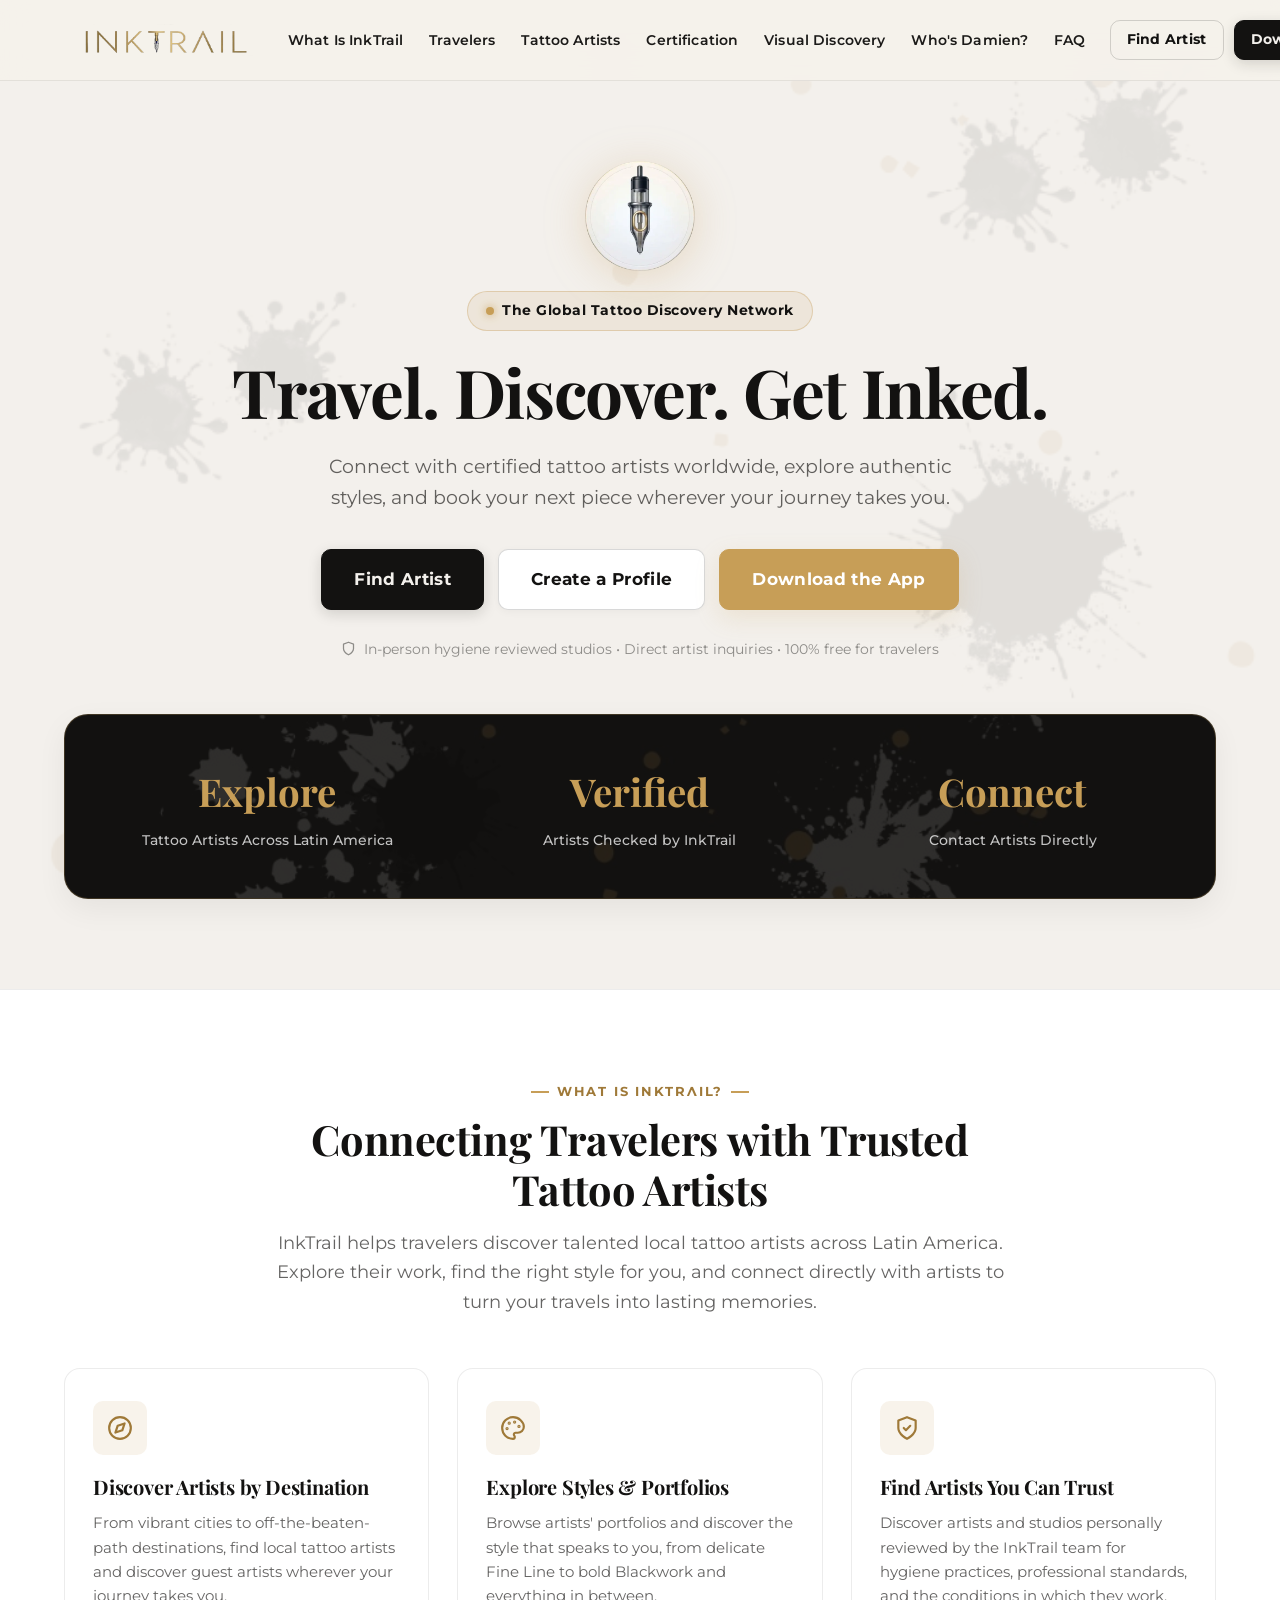
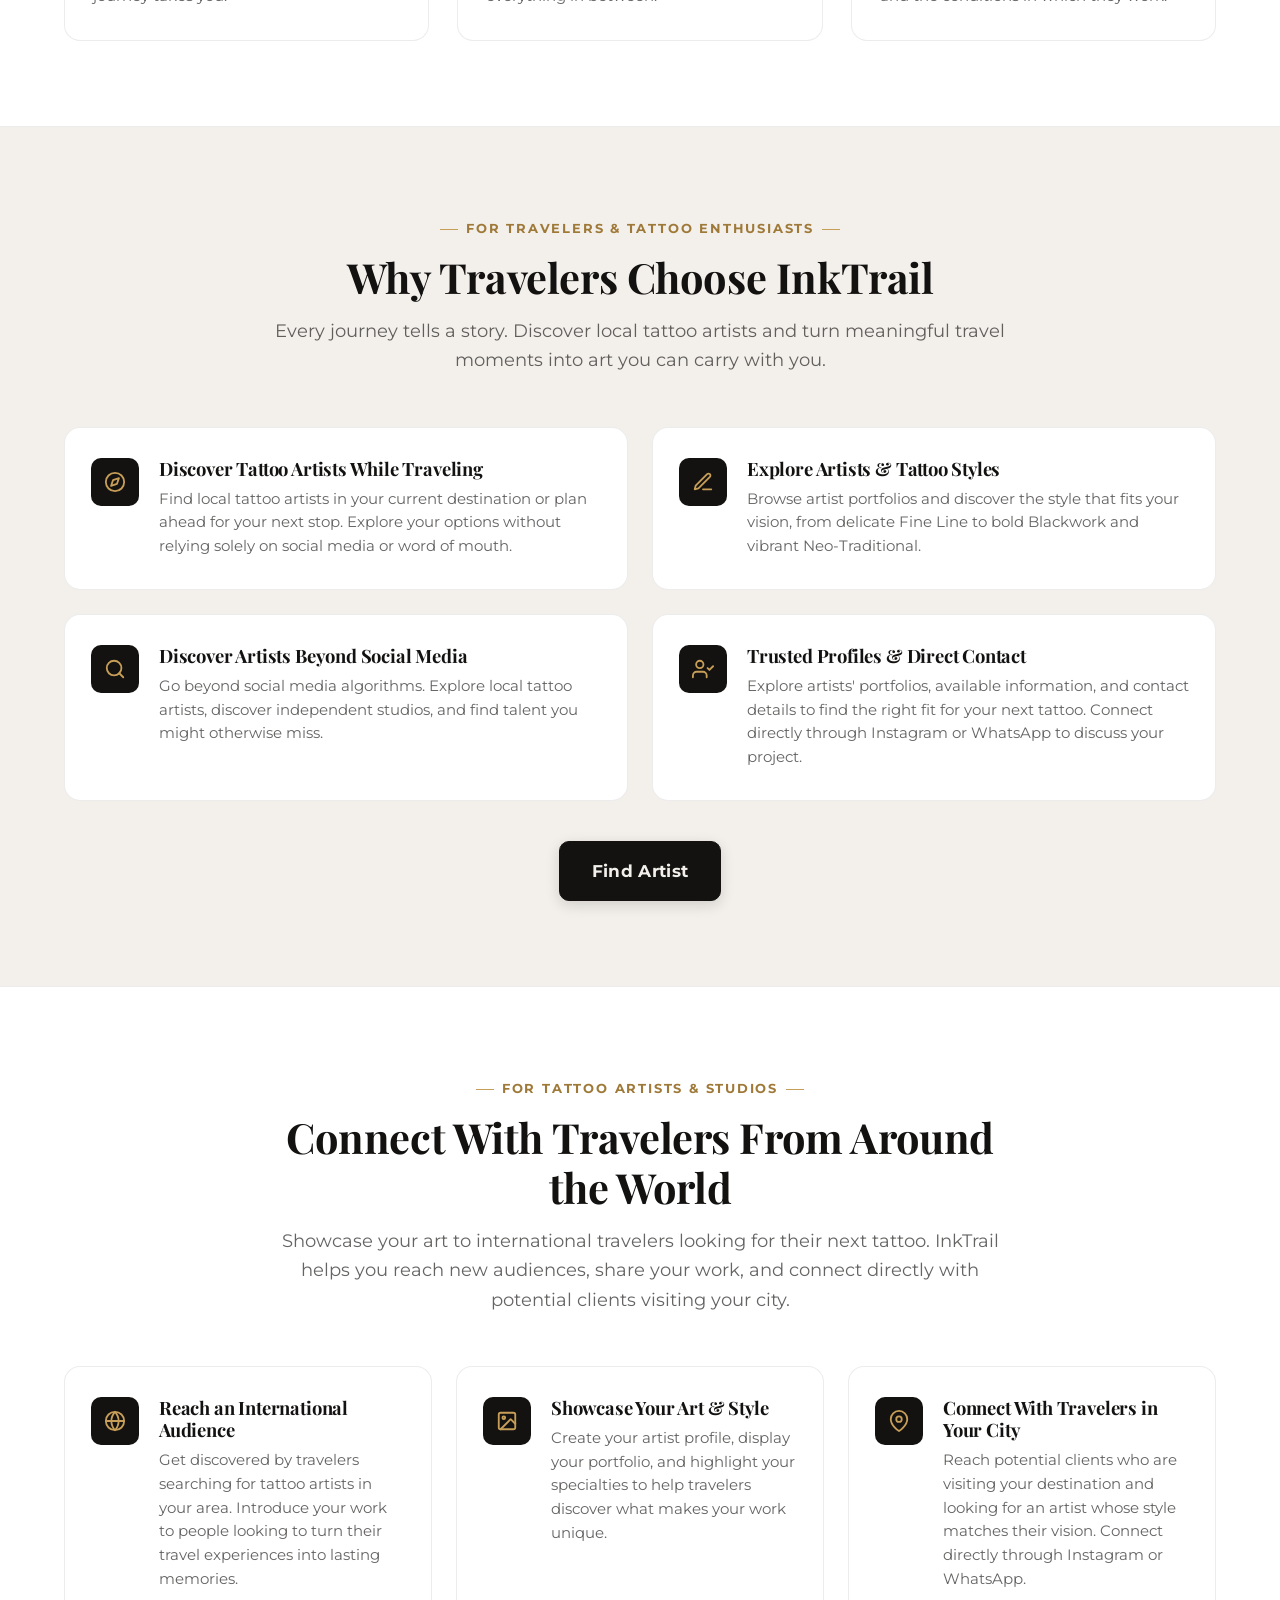
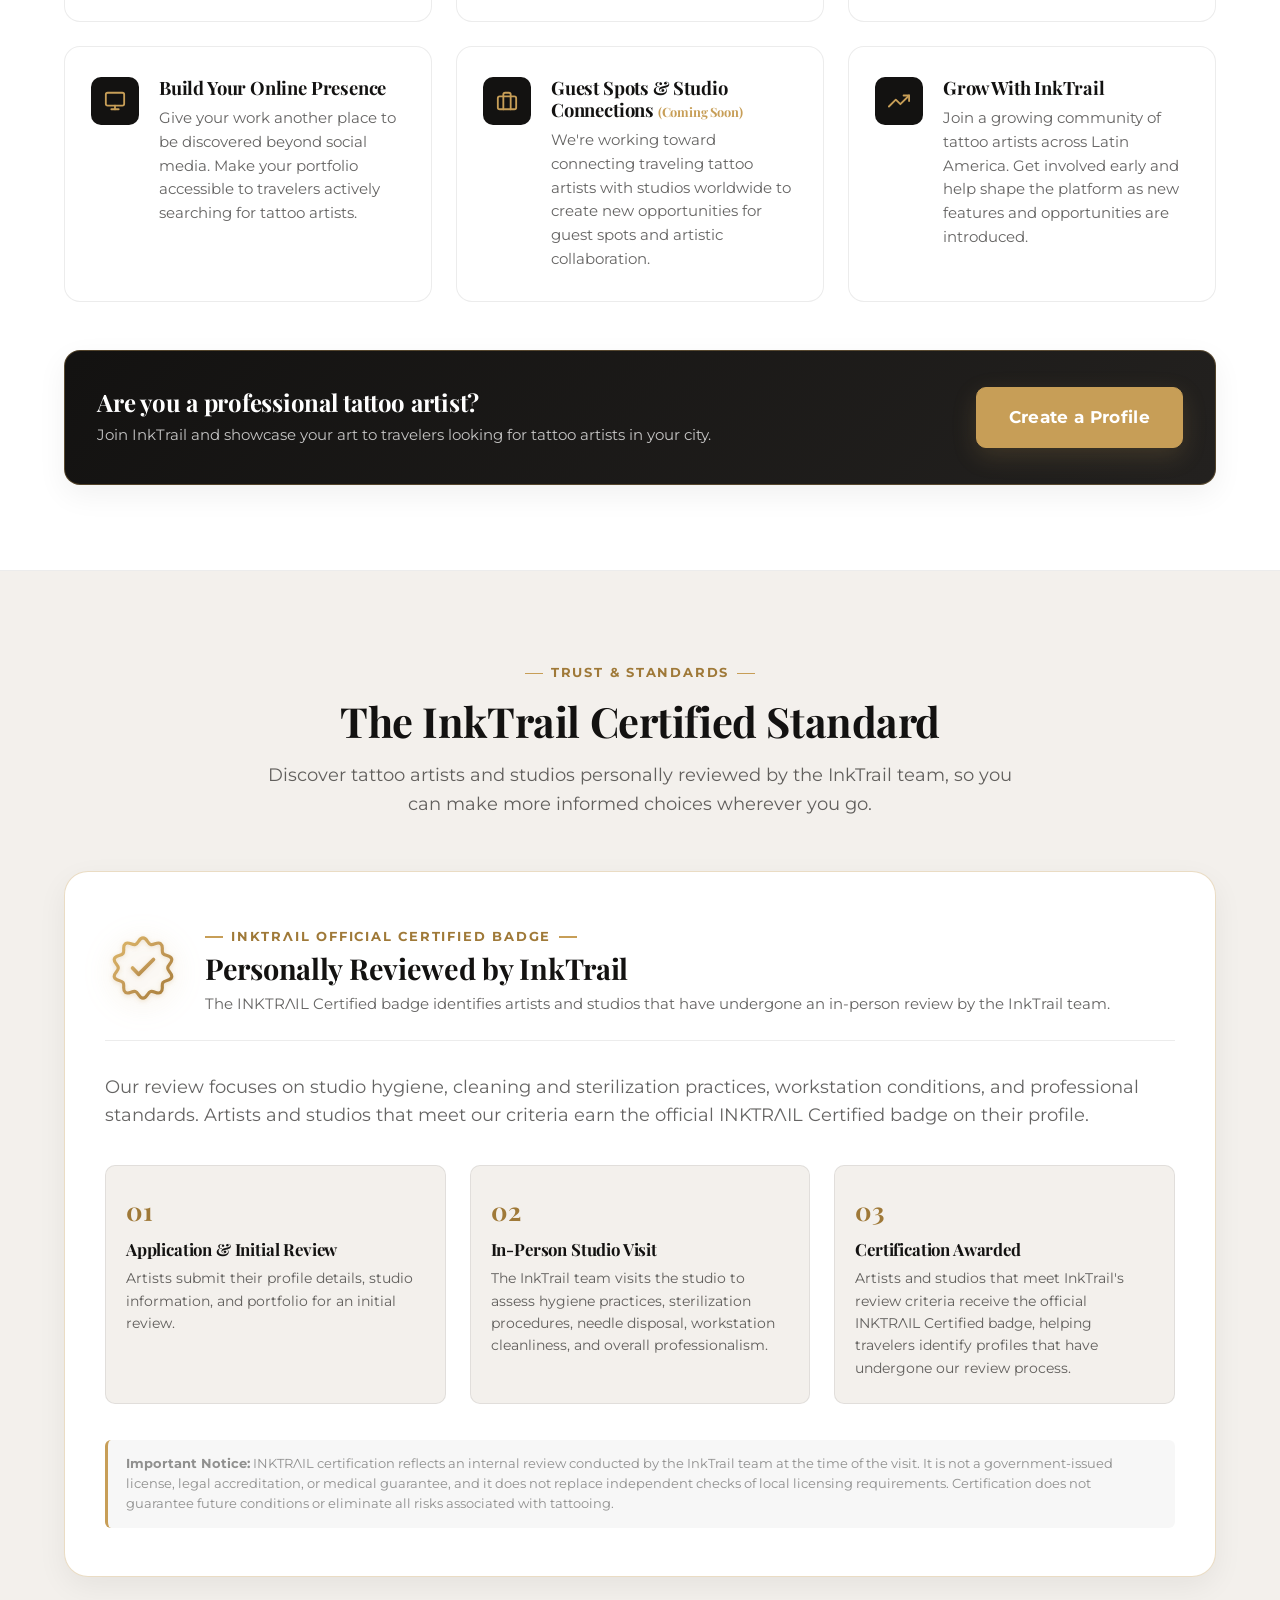
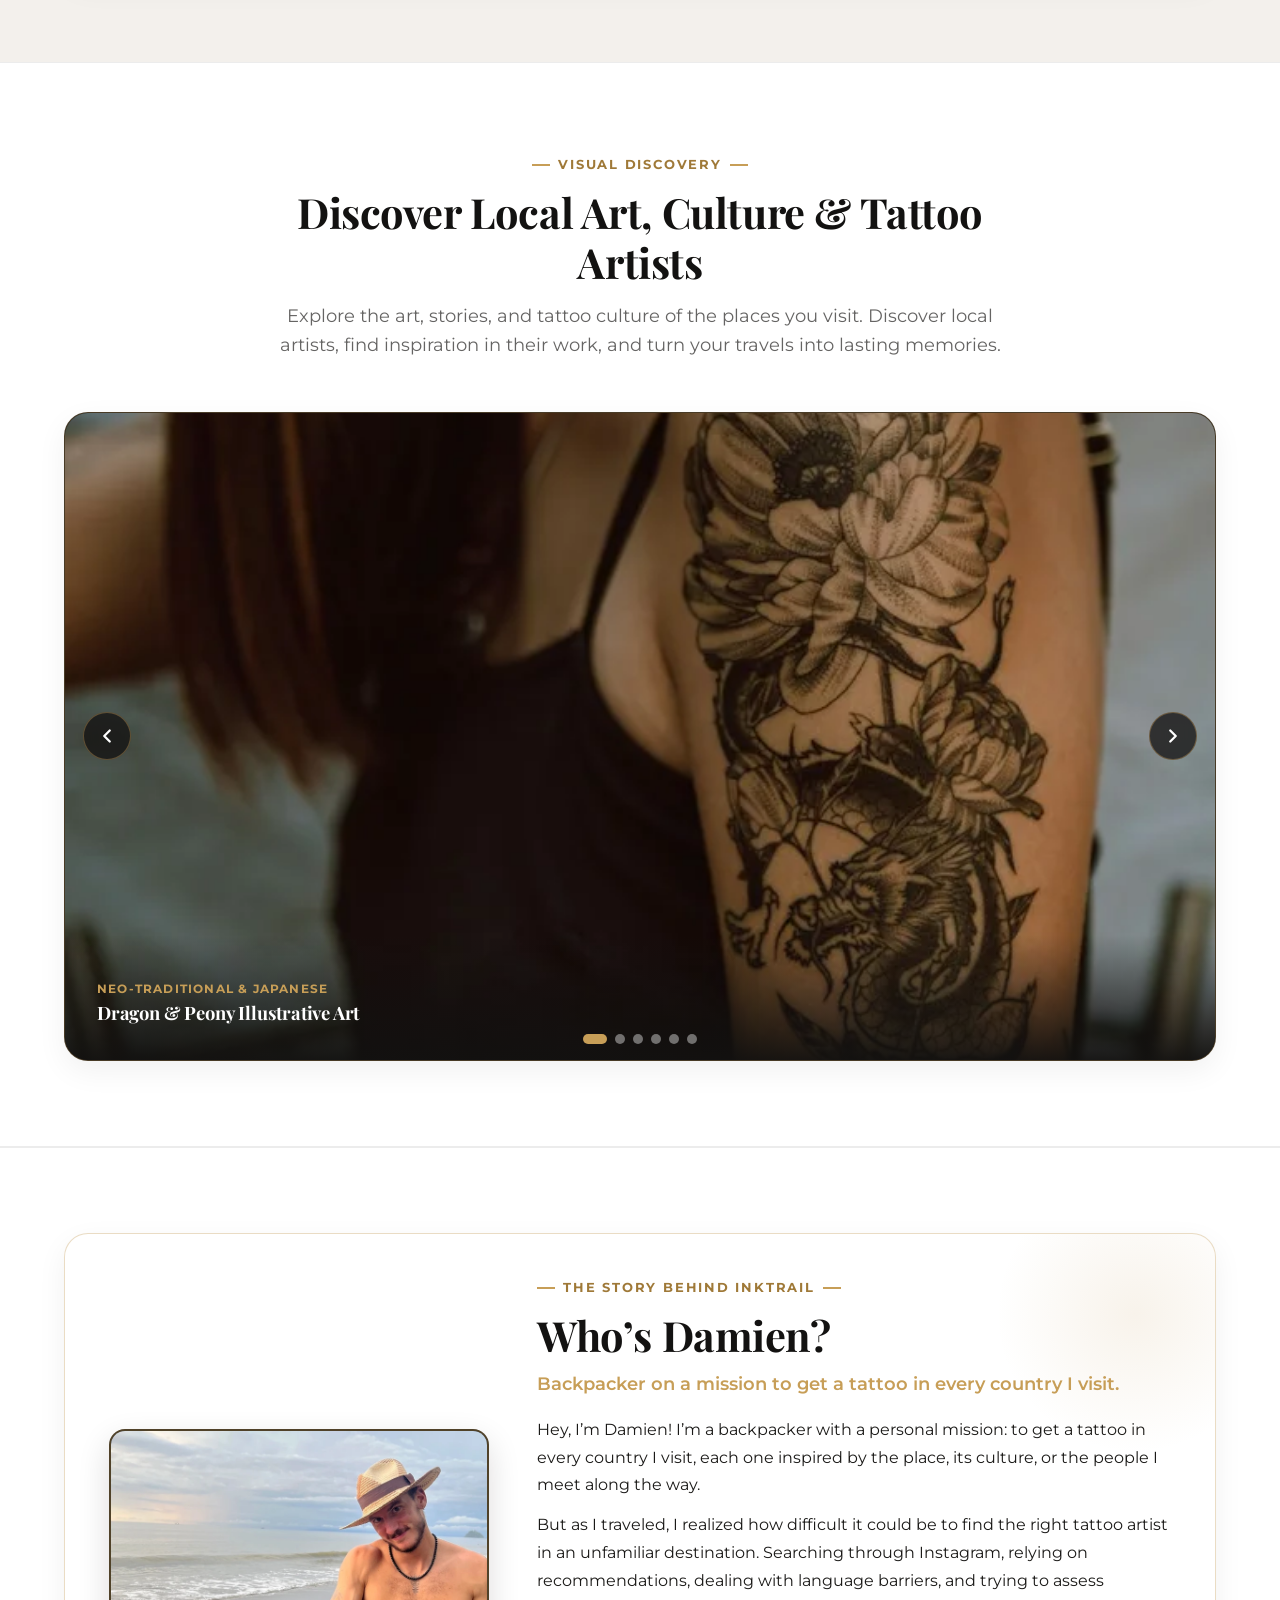
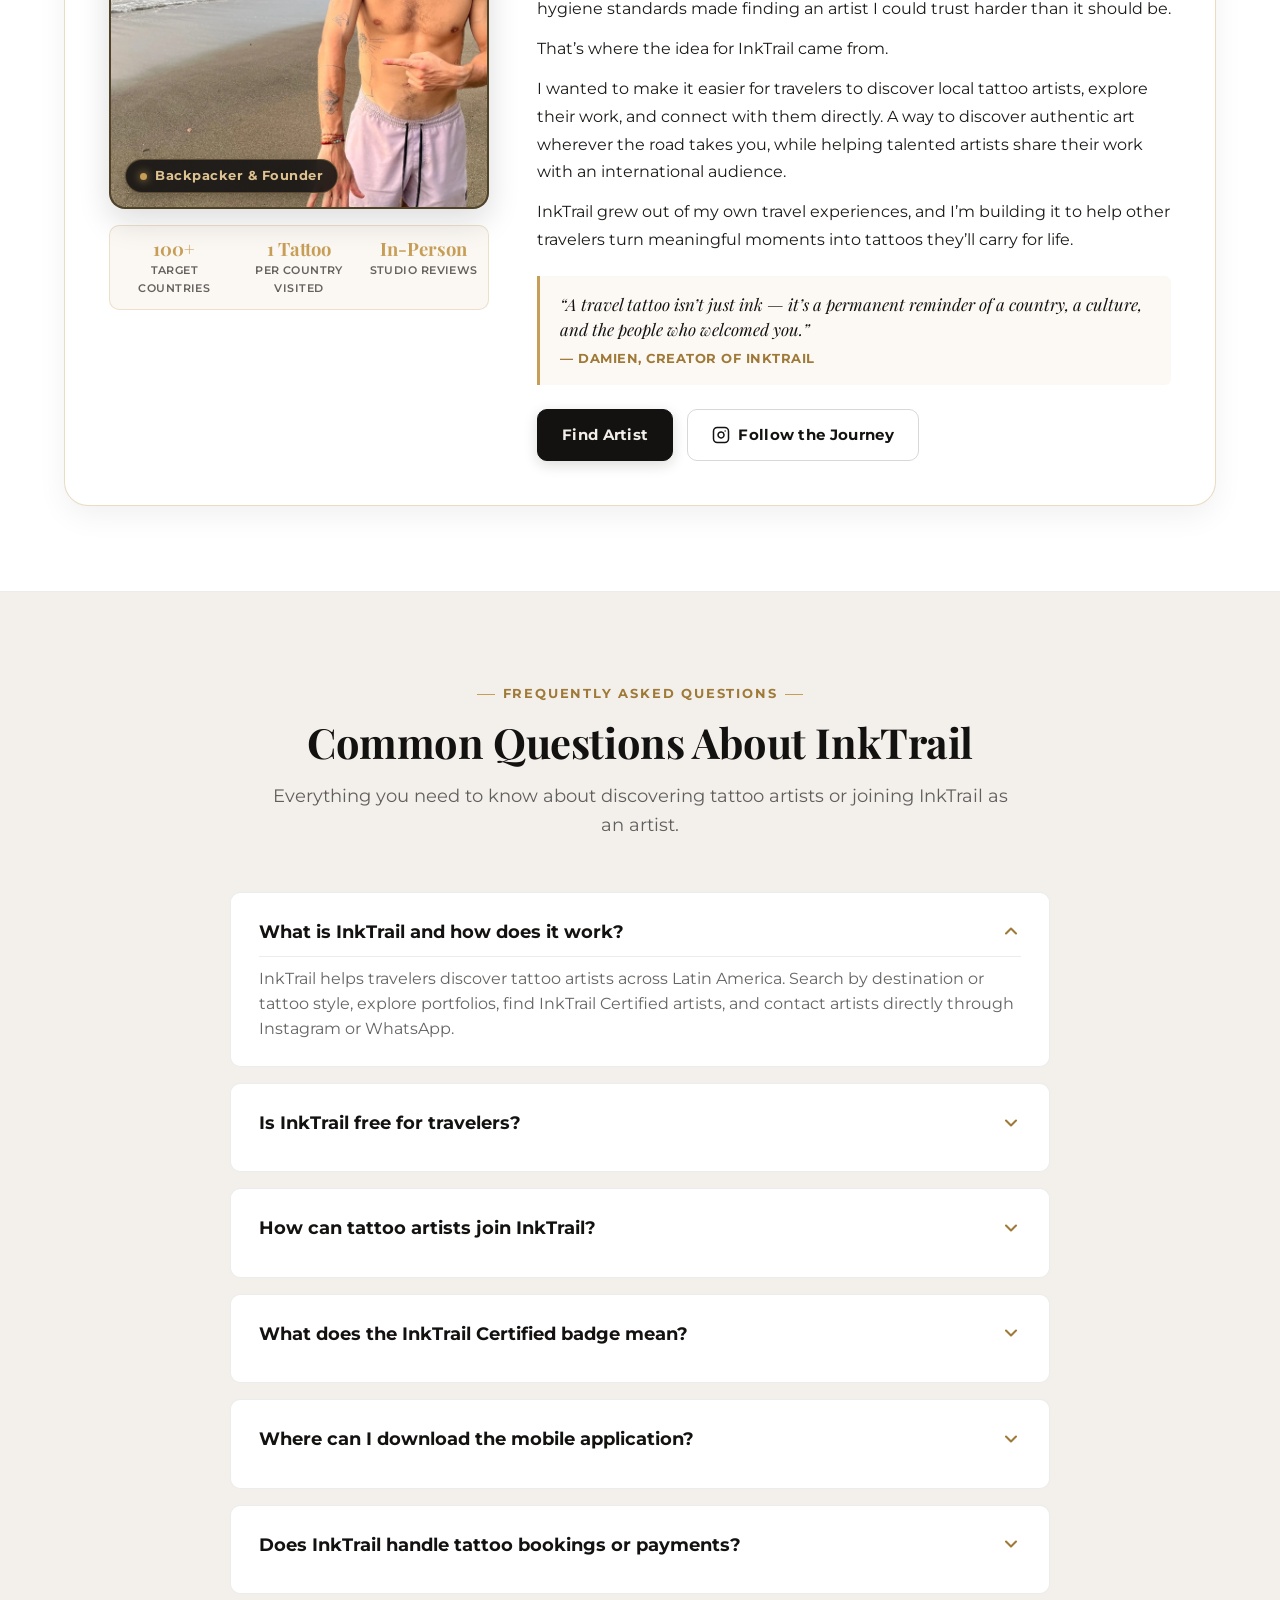
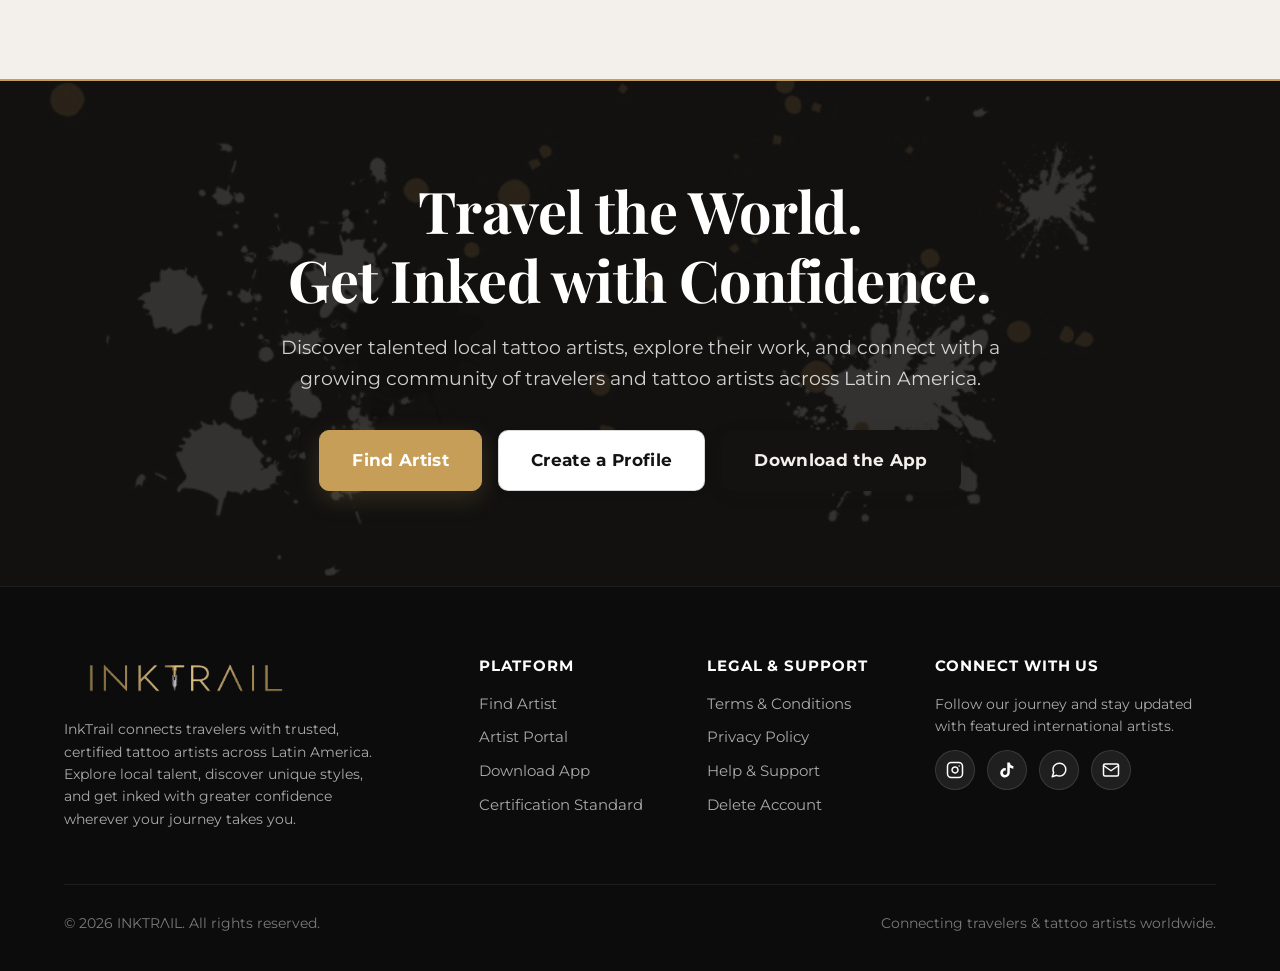
<file: index.html>
<!doctype html>
<html lang="en">
<head>
  <meta charset="utf-8" />
  <meta name="viewport" content="width=device-width, initial-scale=1" />

  <!-- Technical SEO & Meta Tags -->
  <title>INKTRΛIL — Connect with Tattoo Artists Worldwide | Travel & Inking Platform</title>
  <meta name="description" content="Discover certified tattoo artists, explore authentic styles, and book your next tattoo wherever you travel. The premier global platform connecting travelers and tattoo artists." />
  <meta name="keywords" content="tattoo artists, travel tattoo, find tattoo artist, tattoo directory, guest spot tattoo, ink trail, tattoo styles, fine line tattoo, ink travel" />
  <meta name="author" content="INKTRΛIL" />
  <meta name="robots" content="index, follow, max-image-preview:large, max-snippet:-1, max-video-preview:-1" />
  <link rel="canonical" href="https://inktrailapp.com/" />

  <!-- Open Graph / Facebook / WhatsApp -->
  <meta property="og:type" content="website" />
  <meta property="og:site_name" content="INKTRΛIL" />
  <meta property="og:title" content="INKTRΛIL — Travel the World. Discover Your Next Tattoo." />
  <meta property="og:description" content="Discover certified tattoo artists, explore authentic styles, and book your next tattoo wherever you travel." />
  <meta property="og:url" content="https://inktrailapp.com/" />
  <meta property="og:image" content="https://inktrailapp.com/assets/logo-mark.jpg" />
  <meta property="og:image:width" content="1024" />
  <meta property="og:image:height" content="1023" />
  <meta property="og:image:alt" content="INKTRΛIL Logo Mark" />

  <!-- Twitter Card -->
  <meta name="twitter:card" content="summary_large_image" />
  <meta name="twitter:title" content="INKTRΛIL — Travel the World. Discover Your Next Tattoo." />
  <meta name="twitter:description" content="Discover tattoo artists, explore unique styles, and find your next tattoo wherever your journey takes you." />
  <meta name="twitter:image" content="https://inktrailapp.com/assets/logo-mark.jpg" />

  <!-- Favicons & Mobile Icons -->
  <link rel="icon" type="image/x-icon" href="favicon.ico" />
  <link rel="icon" type="image/png" sizes="32x32" href="assets/favicon-32x32.png" />
  <link rel="icon" type="image/png" sizes="16x16" href="assets/favicon-16x16.png" />
  <link rel="apple-touch-icon" sizes="180x180" href="assets/apple-touch-icon.png" />
  <meta name="theme-color" content="#f5f2eb" />

  <!-- Fonts: Playfair Display (Headings) & Montserrat (Body/UI) -->
  <link rel="preconnect" href="https://fonts.googleapis.com" crossorigin />
  <link rel="preconnect" href="https://fonts.gstatic.com" crossorigin />
  <link href="https://fonts.googleapis.com/css2?family=Montserrat:wght@400;500;600;700&family=Playfair+Display:ital,wght@0,400;0,600;0,700;1,400&display=swap" rel="stylesheet" />

  <!-- Stylesheet -->
  <link rel="stylesheet" href="assets/site.css" />

  <!-- Schema.org Structured Data -->
  <script type="application/ld+json">
  {
    "@context": "https://schema.org",
    "@graph": [
      {
        "@type": "Organization",
        "@id": "https://inktrailapp.com/#organization",
        "name": "INKTRΛIL",
        "url": "https://inktrailapp.com/",
        "logo": "https://inktrailapp.com/assets/logo-parfait-or.jpg",
        "image": "https://inktrailapp.com/assets/logo-mark.jpg",
        "email": "inktrailapp@gmail.com",
        "sameAs": [
          "https://www.instagram.com/inktrail.app/",
          "https://www.tiktok.com/@inktrail.app?lang=fr",
          "https://wa.me/33689978110"
        ]
      },
      {
        "@type": "WebSite",
        "@id": "https://inktrailapp.com/#website",
        "url": "https://inktrailapp.com/",
        "name": "INKTRΛIL",
        "publisher": { "@id": "https://inktrailapp.com/#organization" },
        "potentialAction": {
          "@type": "SearchAction",
          "target": "https://app.inktrailapp.com/search",
          "query-input": "required name=search_term_string"
        }
      },
      {
        "@type": "WebApplication",
        "@id": "https://inktrailapp.com/#webapp",
        "name": "INKTRΛIL",
        "applicationCategory": "LifestyleApplication",
        "operatingSystem": "iOS, Web",
        "offers": {
          "@type": "Offer",
          "price": "0",
          "priceCurrency": "USD"
        },
        "description": "Platform connecting travelers with verified tattoo artists worldwide."
      }
    ]
  }
  </script>
</head>
<body id="top">
  <!-- Accessibility Skip Link -->
  <a href="#main-content" class="skip-link">Skip to main content</a>

  <!-- Global Header & Navigation -->
  <header class="site-header" role="banner" aria-label="INKTRΛIL Header">
    <div class="container header-inner">
      <a href="#top" class="brand-link" aria-label="INKTRΛIL Homepage">
        <img src="assets/logo-parfait-or.jpg" alt="INKTRΛIL" class="brand-logo-img" width="240" height="44"
             onerror="this.style.display='none'; document.querySelector('.brand-text-fallback').style.display='block'" />
        <span class="brand-text-fallback" style="display:none;" aria-hidden="true">INKTRΛIL</span>
      </a>

      <!-- Desktop & Mobile Navigation Links -->
      <nav class="site-nav" role="navigation" aria-label="Main Navigation">
        <ul class="nav-links">
          <li><a href="#what-is-inktrail" class="nav-link">What Is InkTrail</a></li>
          <li><a href="#travelers" class="nav-link">Travelers</a></li>
          <li><a href="#artists" class="nav-link">Tattoo Artists</a></li>
          <li><a href="#certification" class="nav-link">Certification</a></li>
          <li><a href="#gallery" class="nav-link">Visual Discovery</a></li>
          <li><a href="#damien" class="nav-link">Who's Damien?</a></li>
          <li><a href="#faq" class="nav-link">FAQ</a></li>
        </ul>

        <!-- Mobile-Only Action Buttons inside menu -->
        <div class="header-actions-mobile">
          <a class="btn btn-primary" href="https://app.inktrailapp.com/search" target="_blank" rel="noopener noreferrer" data-content="cta-find-artist">Find Artist</a>
          <a class="btn btn-secondary" href="https://app.inktrailapp.com/account-type" target="_blank" rel="noopener noreferrer" data-content="cta-create-profile">Create a Profile</a>
          <a class="btn btn-gold" href="download.html" data-content="cta-download-app">Download the App</a>
        </div>
      </nav>

      <!-- Desktop Header Actions -->
      <div class="header-actions">
        <a class="btn btn-ghost btn-sm" href="https://app.inktrailapp.com/search" target="_blank" rel="noopener noreferrer" data-content="cta-find-artist">Find Artist</a>
        <a class="btn btn-primary btn-sm" href="download.html" data-content="cta-download-app">Download</a>
      </div>

      <!-- Hamburger Menu Toggle Button -->
      <button type="button" class="mobile-nav-toggle" aria-label="Open navigation menu" aria-expanded="false" aria-controls="main-nav">
        <svg viewBox="0 0 24 24" fill="none" stroke="currentColor" stroke-width="2" stroke-linecap="round" stroke-linejoin="round" aria-hidden="true">
          <line x1="3" y1="12" x2="21" y2="12"></line>
          <line x1="3" y1="6" x2="21" y2="6"></line>
          <line x1="3" y1="18" x2="21" y2="18"></line>
        </svg>
      </button>
    </div>
  </header>

  <!-- Main Content Area -->
  <main id="main-content" role="main">

    <!-- 3.1 Hero Section -->
    <section class="hero-section" id="hero" aria-labelledby="hero-title">
      <div class="container">
        <!-- Client Adjustment: InkTrail Round Needle Logo above "Travel. Discover. Get Inked." -->
        <div class="hero-brand-top">
          <picture>
            <source srcset="assets/logo-round-needle.webp" type="image/webp" />
            <img src="assets/logo-round-needle.png" alt="INKTRΛIL Needle Logo" class="hero-brand-round" width="110" height="110" />
          </picture>
        </div>

        <div class="hero-badge-wrap">
          <span class="hero-badge">
            <span class="hero-badge-dot" aria-hidden="true"></span>
            The Global Tattoo Discovery Network
          </span>
        </div>

        <h1 id="hero-title" class="hero-headline" data-content="hero-headline">Travel. Discover. Get Inked.</h1>
        <p class="hero-subtitle" data-content="hero-subtitle">
          Connect with certified tattoo artists worldwide, explore authentic styles, and book your next piece wherever your journey takes you.
        </p>

        <!-- The Three Primary Call-to-Action Buttons (SOW Section 4) -->
        <div class="hero-ctas" role="group" aria-label="Primary Call to Action Buttons">
          <!-- Button 1: "Find Artist" -->
          <a class="btn btn-primary btn-lg" href="https://app.inktrailapp.com/search" target="_blank" rel="noopener noreferrer" title="Search tattoo artists on InkTrail web app" data-content="cta-find-artist">
            <svg width="18" height="18" viewBox="0 0 24 24" fill="none" stroke="currentColor" stroke-width="2" stroke-linecap="round" stroke-linejoin="round" aria-hidden="true"><circle cx="11" cy="11" r="8"></circle><line x1="21" y1="21" x2="16.65" y2="16.65"></line></svg>
            Find Artist
          </a>

          <!-- Button 2: "Create a Profile" -->
          <a class="btn btn-secondary btn-lg" href="https://app.inktrailapp.com/account-type" target="_blank" rel="noopener noreferrer" title="Artist profile creation portal" data-content="cta-create-profile">
            <svg width="18" height="18" viewBox="0 0 24 24" fill="none" stroke="currentColor" stroke-width="2" stroke-linecap="round" stroke-linejoin="round" aria-hidden="true"><path d="M20 21v-2a4 4 0 0 0-4-4H8a4 4 0 0 0-4 4v2"></path><circle cx="12" cy="7" r="4"></circle></svg>
            Create a Profile
          </a>

          <!-- Button 3: "Download the App" -->
          <a class="btn btn-gold btn-lg" href="download.html" title="Download the InkTrail mobile app" data-content="cta-download-app">
            <svg width="18" height="18" viewBox="0 0 24 24" fill="none" stroke="currentColor" stroke-width="2" stroke-linecap="round" stroke-linejoin="round" aria-hidden="true"><path d="M21 15v4a2 2 0 0 1-2 2H5a2 2 0 0 1-2-2v-4"></path><polyline points="7 10 12 15 17 10"></polyline><line x1="12" y1="15" x2="12" y2="3"></line></svg>
            Download the App
          </a>
        </div>

        <p class="hero-note">
          <svg width="15" height="15" viewBox="0 0 24 24" fill="none" stroke="currentColor" stroke-width="2" stroke-linecap="round" stroke-linejoin="round" aria-hidden="true"><path d="M12 22s8-4 8-10V5l-8-3-8 3v7c0 6 8 10 8 10z"></path></svg>
          In-person hygiene reviewed studios • Direct artist inquiries • 100% free for travelers
        </p>

        <!-- Hero Showcase Metrics -->
        <div class="hero-showcase">
          <div class="hero-showcase-inner">
            <div class="showcase-stat">
              <div class="showcase-stat-num">Explore</div>
              <div class="showcase-stat-label">Tattoo Artists Across Latin America</div>
            </div>
            <div class="showcase-stat">
              <div class="showcase-stat-num">Verified</div>
              <div class="showcase-stat-label">Artists Checked by InkTrail</div>
            </div>
            <div class="showcase-stat">
              <div class="showcase-stat-num">Connect</div>
              <div class="showcase-stat-label">Contact Artists Directly</div>
            </div>
          </div>
        </div>
      </div>
    </section>

    <!-- 3.2 What Is InkTrail? -->
    <section class="section section-alt" id="what-is-inktrail" aria-labelledby="whatis-title">
      <div class="container">
        <div class="section-header">
          <div class="eyebrow">WHAT IS INKTRΛIL?</div>
          <h2 id="whatis-title" class="section-title">Connecting Travelers with Trusted Tattoo Artists</h2>
          <p class="section-lead">
            InkTrail helps travelers discover talented local tattoo artists across Latin America. Explore their work, find the right style for you, and connect directly with artists to turn your travels into lasting memories.
          </p>
        </div>

        <div class="whatis-grid">
          <article class="whatis-card">
            <div class="card-icon-wrap" aria-hidden="true">
              <svg viewBox="0 0 24 24" fill="none" stroke="currentColor" stroke-width="2" stroke-linecap="round" stroke-linejoin="round"><circle cx="12" cy="12" r="10"></circle><polygon points="16.24 7.76 14.12 14.12 7.76 16.24 9.88 9.88 16.24 7.76"></polygon></svg>
            </div>
            <h3>Discover Artists by Destination</h3>
            <p>From vibrant cities to off-the-beaten-path destinations, find local tattoo artists and discover guest artists wherever your journey takes you.</p>
          </article>

          <article class="whatis-card">
            <div class="card-icon-wrap" aria-hidden="true">
              <svg viewBox="0 0 24 24" fill="none" stroke="currentColor" stroke-width="2" stroke-linecap="round" stroke-linejoin="round"><circle cx="13.5" cy="6.5" r=".5" fill="currentColor"></circle><circle cx="17.5" cy="10.5" r=".5" fill="currentColor"></circle><circle cx="8.5" cy="7.5" r=".5" fill="currentColor"></circle><circle cx="6.5" cy="12.5" r=".5" fill="currentColor"></circle><path d="M12 2C6.5 2 2 6.5 2 12s4.5 10 10 10c.926 0 1.648-.746 1.648-1.688 0-.437-.18-.835-.437-1.125-.29-.289-.438-.652-.438-1.125a1.64 1.64 0 0 1 1.668-1.668h1.996c3.051 0 5.563-2.512 5.563-5.563C21.996 6.5 17.5 2 12 2z"></path></svg>
            </div>
            <h3>Explore Styles & Portfolios</h3>
            <p>Browse artists' portfolios and discover the style that speaks to you, from delicate Fine Line to bold Blackwork and everything in between.</p>
          </article>

          <article class="whatis-card">
            <div class="card-icon-wrap" aria-hidden="true">
              <svg viewBox="0 0 24 24" fill="none" stroke="currentColor" stroke-width="2" stroke-linecap="round" stroke-linejoin="round"><path d="M12 22s8-4 8-10V5l-8-3-8 3v7c0 6 8 10 8 10z"></path><path d="m9 12 2 2 4-4"></path></svg>
            </div>
            <h3>Find Artists You Can Trust</h3>
            <p>Discover artists and studios personally reviewed by the InkTrail team for hygiene practices, professional standards, and the conditions in which they work.</p>
          </article>
        </div>
      </div>
    </section>

    <!-- 3.3 Benefits for Travelers -->
    <section class="section" id="travelers" aria-labelledby="travelers-title">
      <div class="container">
        <div class="section-header">
          <div class="eyebrow">FOR TRAVELERS & TATTOO ENTHUSIASTS</div>
          <h2 id="travelers-title" class="section-title">Why Travelers Choose InkTrail</h2>
          <p class="section-lead">
            Every journey tells a story. Discover local tattoo artists and turn meaningful travel moments into art you can carry with you.
          </p>
        </div>

        <div class="benefits-grid">
          <div class="benefit-card">
            <div class="benefit-icon-box" aria-hidden="true">
              <svg viewBox="0 0 24 24" fill="none" stroke="currentColor" stroke-width="2" stroke-linecap="round" stroke-linejoin="round"><circle cx="12" cy="12" r="10"></circle><polygon points="16.24 7.76 14.12 14.12 7.76 16.24 9.88 9.88 16.24 7.76"></polygon></svg>
            </div>
            <div class="benefit-card-content">
              <h3>Discover Tattoo Artists While Traveling</h3>
              <p>Find local tattoo artists in your current destination or plan ahead for your next stop. Explore your options without relying solely on social media or word of mouth.</p>
            </div>
          </div>

          <div class="benefit-card">
            <div class="benefit-icon-box" aria-hidden="true">
              <svg viewBox="0 0 24 24" fill="none" stroke="currentColor" stroke-width="2" stroke-linecap="round" stroke-linejoin="round"><path d="M12 20h9"></path><path d="M16.5 3.5a2.121 2.121 0 0 1 3 3L7 19l-4 1 1-4L16.5 3.5z"></path></svg>
            </div>
            <div class="benefit-card-content">
              <h3>Explore Artists & Tattoo Styles</h3>
              <p>Browse artist portfolios and discover the style that fits your vision, from delicate Fine Line to bold Blackwork and vibrant Neo-Traditional.</p>
            </div>
          </div>

          <div class="benefit-card">
            <div class="benefit-icon-box" aria-hidden="true">
              <svg viewBox="0 0 24 24" fill="none" stroke="currentColor" stroke-width="2" stroke-linecap="round" stroke-linejoin="round"><circle cx="11" cy="11" r="8"></circle><line x1="21" y1="21" x2="16.65" y2="16.65"></line></svg>
            </div>
            <div class="benefit-card-content">
              <h3>Discover Artists Beyond Social Media</h3>
              <p>Go beyond social media algorithms. Explore local tattoo artists, discover independent studios, and find talent you might otherwise miss.</p>
            </div>
          </div>

          <div class="benefit-card">
            <div class="benefit-icon-box" aria-hidden="true">
              <svg viewBox="0 0 24 24" fill="none" stroke="currentColor" stroke-width="2" stroke-linecap="round" stroke-linejoin="round"><path d="M16 21v-2a4 4 0 0 0-4-4H5a4 4 0 0 0-4 4v2"></path><circle cx="8.5" cy="7" r="4"></circle><polyline points="17 11 19 13 23 9"></polyline></svg>
            </div>
            <div class="benefit-card-content">
              <h3>Trusted Profiles & Direct Contact</h3>
              <p>Explore artists' portfolios, available information, and contact details to find the right fit for your next tattoo. Connect directly through Instagram or WhatsApp to discuss your project.</p>
            </div>
          </div>
        </div>

        <div style="text-align: center; margin-top: 40px;">
          <a class="btn btn-primary btn-lg" href="https://app.inktrailapp.com/search" target="_blank" rel="noopener noreferrer" data-content="cta-find-artist">
            Explore Artists Now
          </a>
        </div>
      </div>
    </section>

    <!-- 3.4 Benefits for Tattoo Artists -->
    <section class="section section-alt" id="artists" aria-labelledby="artists-title">
      <div class="container">
        <div class="section-header">
          <div class="eyebrow">FOR TATTOO ARTISTS & STUDIOS</div>
          <h2 id="artists-title" class="section-title">Connect With Travelers From Around the World</h2>
          <p class="section-lead">
            Showcase your art to international travelers looking for their next tattoo. InkTrail helps you reach new audiences, share your work, and connect directly with potential clients visiting your city.
          </p>
        </div>

        <div class="benefits-grid">
          <div class="benefit-card">
            <div class="benefit-icon-box" aria-hidden="true">
              <svg viewBox="0 0 24 24" fill="none" stroke="currentColor" stroke-width="2" stroke-linecap="round" stroke-linejoin="round"><circle cx="12" cy="12" r="10"></circle><line x1="2" y1="12" x2="22" y2="12"></line><path d="M12 2a15.3 15.3 0 0 1 4 10 15.3 15.3 0 0 1-4 10 15.3 15.3 0 0 1-4-10 15.3 15.3 0 0 1 4-10z"></path></svg>
            </div>
            <div class="benefit-card-content">
              <h3>Reach an International Audience</h3>
              <p>Get discovered by travelers searching for tattoo artists in your area. Introduce your work to people looking to turn their travel experiences into lasting memories.</p>
            </div>
          </div>

          <div class="benefit-card">
            <div class="benefit-icon-box" aria-hidden="true">
              <svg viewBox="0 0 24 24" fill="none" stroke="currentColor" stroke-width="2" stroke-linecap="round" stroke-linejoin="round"><rect x="3" y="3" width="18" height="18" rx="2" ry="2"></rect><circle cx="8.5" cy="8.5" r="1.5"></circle><polyline points="21 15 16 10 5 21"></polyline></svg>
            </div>
            <div class="benefit-card-content">
              <h3>Showcase Your Art & Style</h3>
              <p>Create your artist profile, display your portfolio, and highlight your specialties to help travelers discover what makes your work unique.</p>
            </div>
          </div>

          <div class="benefit-card">
            <div class="benefit-icon-box" aria-hidden="true">
              <svg viewBox="0 0 24 24" fill="none" stroke="currentColor" stroke-width="2" stroke-linecap="round" stroke-linejoin="round"><path d="M21 10c0 7-9 13-9 13s-9-6-9-13a9 9 0 0 1 18 0z"></path><circle cx="12" cy="10" r="3"></circle></svg>
            </div>
            <div class="benefit-card-content">
              <h3>Connect With Travelers in Your City</h3>
              <p>Reach potential clients who are visiting your destination and looking for an artist whose style matches their vision. Connect directly through Instagram or WhatsApp.</p>
            </div>
          </div>

          <div class="benefit-card">
            <div class="benefit-icon-box" aria-hidden="true">
              <svg viewBox="0 0 24 24" fill="none" stroke="currentColor" stroke-width="2" stroke-linecap="round" stroke-linejoin="round"><rect x="2" y="3" width="20" height="14" rx="2" ry="2"></rect><line x1="8" y1="21" x2="16" y2="21"></line><line x1="12" y1="17" x2="12" y2="21"></line></svg>
            </div>
            <div class="benefit-card-content">
              <h3>Build Your Online Presence</h3>
              <p>Give your work another place to be discovered beyond social media. Make your portfolio accessible to travelers actively searching for tattoo artists.</p>
            </div>
          </div>

          <div class="benefit-card">
            <div class="benefit-icon-box" aria-hidden="true">
              <svg viewBox="0 0 24 24" fill="none" stroke="currentColor" stroke-width="2" stroke-linecap="round" stroke-linejoin="round"><rect x="2" y="7" width="20" height="14" rx="2" ry="2"></rect><path d="M16 21V5a2 2 0 0 0-2-2h-4a2 2 0 0 0-2 2v16"></path></svg>
            </div>
            <div class="benefit-card-content">
              <h3>Guest Spots & Studio Connections <span class="gold" style="font-size:0.8rem; font-weight:700;">(Coming Soon)</span></h3>
              <p>We're working toward connecting traveling tattoo artists with studios worldwide to create new opportunities for guest spots and artistic collaboration.</p>
            </div>
          </div>

          <div class="benefit-card">
            <div class="benefit-icon-box" aria-hidden="true">
              <svg viewBox="0 0 24 24" fill="none" stroke="currentColor" stroke-width="2" stroke-linecap="round" stroke-linejoin="round"><polyline points="23 6 13.5 15.5 8.5 10.5 1 18"></polyline><polyline points="17 6 23 6 23 12"></polyline></svg>
            </div>
            <div class="benefit-card-content">
              <h3>Grow With InkTrail</h3>
              <p>Join a growing community of tattoo artists across Latin America. Get involved early and help shape the platform as new features and opportunities are introduced.</p>
            </div>
          </div>
        </div>

        <!-- Prominent Artist Call to Action Box (SOW 3.4) -->
        <div class="artist-cta-box">
          <div class="artist-cta-info">
            <h3>Are you a professional tattoo artist?</h3>
            <p>Join InkTrail and showcase your art to travelers looking for tattoo artists in your city.</p>
          </div>
          <div>
            <!-- Button 2: "Create a Profile" -->
            <a class="btn btn-gold btn-lg" href="https://app.inktrailapp.com/account-type" target="_blank" rel="noopener noreferrer" data-content="cta-create-profile">
              Create your free profile and get discovered.
            </a>
          </div>
        </div>
      </div>
    </section>

    <!-- 3.5 InkTrail Certification Section -->
    <section class="section" id="certification" aria-labelledby="cert-title">
      <div class="container">
        <div class="section-header">
          <div class="eyebrow">TRUST & STANDARDS</div>
          <h2 id="cert-title" class="section-title">The InkTrail Certified Standard</h2>
          <p class="section-lead">
            Discover tattoo artists and studios personally reviewed by the InkTrail team, so you can make more informed choices wherever you go.
          </p>
        </div>

        <div class="cert-card">
          <div class="cert-card-header">
            <div class="cert-badge-visual">
              <img src="assets/badge-certified.svg" alt="InkTrail Official Certified Badge" class="cert-official-badge" width="76" height="76" />
            </div>
            <div>
              <span class="eyebrow" style="margin-bottom:4px;">INKTRΛIL OFFICIAL CERTIFIED BADGE</span>
              <h3 class="cert-badge-title">Personally Reviewed by InkTrail</h3>
              <p style="color:var(--text-muted); font-size:0.95rem;">
                The INKTRΛIL Certified badge identifies artists and studios that have undergone an in-person review by the InkTrail team.
              </p>
            </div>
          </div>

          <p class="cert-lead-text">
            Our review focuses on studio hygiene, cleaning and sterilization practices, workstation conditions, and professional standards. Artists and studios that meet our criteria earn the official INKTRΛIL Certified badge on their profile.
          </p>

          <div class="cert-steps-grid">
            <div class="cert-step-item">
              <div class="cert-step-num">01</div>
              <h4>Application & Initial Review</h4>
              <p>Artists submit their profile details, studio information, and portfolio for an initial review.</p>
            </div>

            <div class="cert-step-item">
              <div class="cert-step-num">02</div>
              <h4>In-Person Studio Visit</h4>
              <p>The InkTrail team visits the studio to assess hygiene practices, sterilization procedures, needle disposal, workstation cleanliness, and overall professionalism.</p>
            </div>

            <div class="cert-step-item">
              <div class="cert-step-num">03</div>
              <h4>Certification Awarded</h4>
              <p>Artists and studios that meet InkTrail's review criteria receive the official INKTRΛIL Certified badge, helping travelers identify profiles that have undergone our review process.</p>
            </div>
          </div>

          <!-- Verified App Disclaimer -->
          <div class="cert-disclaimer">
            <strong>Important Notice:</strong> INKTRΛIL certification reflects an internal review conducted by the InkTrail team at the time of the visit. It is not a government-issued license, legal accreditation, or medical guarantee, and it does not replace independent checks of local licensing requirements. Certification does not guarantee future conditions or eliminate all risks associated with tattooing.
          </div>
        </div>
      </div>
    </section>

    <!-- 3.6 Visual Discovery Section (Dynamic Carousel & Gallery) -->
    <section class="section section-alt gallery-section" id="gallery" aria-labelledby="gallery-title">
      <div class="container">
        <div class="section-header">
          <div class="eyebrow">VISUAL DISCOVERY</div>
          <h2 id="gallery-title" class="section-title">Discover Local Art, Culture & Tattoo Artists</h2>
          <p class="section-lead">
            Explore the art, stories, and tattoo culture of the places you visit. Discover local artists, find inspiration in their work, and turn your travels into lasting memories.
          </p>
        </div>

        <!-- Dynamic Carousel / Slider -->
        <div class="gallery-slider" role="region" aria-label="Visual Discovery Carousel" tabindex="0">
          <div class="gallery-track">
            <!-- Slide 1 -->
            <div class="gallery-slide is-active" aria-hidden="false">
              <picture>
                <source srcset="assets/gallery/tattoo-studio.webp" type="image/webp" />
                <img src="assets/gallery/tattoo-studio.jpg" alt="Intricate black and grey Japanese dragon and peony floral tattoo" loading="lazy" width="1200" height="675" />
              </picture>
              <div class="gallery-slide-caption">
                <div class="gallery-cat">Neo-Traditional & Japanese</div>
                <h3 class="gallery-title">Dragon & Peony Illustrative Art</h3>
              </div>
            </div>

            <!-- Slide 2 -->
            <div class="gallery-slide" aria-hidden="true">
              <picture>
                <source srcset="assets/gallery/fine-line.webp" type="image/webp" />
                <img src="assets/gallery/fine-line.jpg" alt="Masterful full-back Japanese style samurai cat and koi tattoo" loading="lazy" width="1200" height="675" />
              </picture>
              <div class="gallery-slide-caption">
                <div class="gallery-cat">Full Backpiece & Irezumi</div>
                <h3 class="gallery-title">Mythological Samurai Backpiece</h3>
              </div>
            </div>

            <!-- Slide 3 -->
            <div class="gallery-slide" aria-hidden="true">
              <picture>
                <source srcset="assets/gallery/artist-craft.webp" type="image/webp" />
                <img src="assets/gallery/artist-craft.jpg" alt="Delicate fine line floral peony forearm tattoo with stippling" loading="lazy" width="1200" height="675" />
              </picture>
              <div class="gallery-slide-caption">
                <div class="gallery-cat">Fine Line & Minimalist</div>
                <h3 class="gallery-title">Delicate Botanical Fine Line</h3>
              </div>
            </div>

            <!-- Slide 4 -->
            <div class="gallery-slide" aria-hidden="true">
              <picture>
                <source srcset="assets/gallery/blackwork.webp" type="image/webp" />
                <img src="assets/gallery/blackwork.jpg" alt="Bold blackwork tattoo sleeve with sacred geometry and mandala patterns" loading="lazy" width="1200" height="675" />
              </picture>
              <div class="gallery-slide-caption">
                <div class="gallery-cat">Blackwork & Sacred Geometry</div>
                <h3 class="gallery-title">Bold Blackwork & Sacred Geometry</h3>
              </div>
            </div>

            <!-- Slide 5 -->
            <div class="gallery-slide" aria-hidden="true">
              <picture>
                <source srcset="assets/gallery/travel-ink.webp" type="image/webp" />
                <img src="assets/gallery/travel-ink.jpg" alt="Professional tattoo artist using rotary machine in a clean studio session" loading="lazy" width="1200" height="675" />
              </picture>
              <div class="gallery-slide-caption">
                <div class="gallery-cat">Artist in Session</div>
                <h3 class="gallery-title">Precision Craftsmanship & Session</h3>
              </div>
            </div>

            <!-- Slide 6 -->
            <div class="gallery-slide" aria-hidden="true">
              <picture>
                <source srcset="assets/gallery/custom-design.webp" type="image/webp" />
                <img src="assets/gallery/custom-design.jpg" alt="Tattoo artist workbench with hand-drawn traditional flash sheets and rotary machine" loading="lazy" width="1200" height="675" />
              </picture>
              <div class="gallery-slide-caption">
                <div class="gallery-cat">Custom Design & Flash</div>
                <h3 class="gallery-title">Custom Flash & Bespoke Ink</h3>
              </div>
            </div>
          </div>

          <!-- Carousel Controls -->
          <button type="button" class="gallery-nav-btn gallery-prev" aria-label="Previous artwork slide">
            <svg width="22" height="22" viewBox="0 0 24 24" fill="none" stroke="currentColor" stroke-width="2.5" stroke-linecap="round" stroke-linejoin="round" aria-hidden="true"><polyline points="15 18 9 12 15 6"></polyline></svg>
          </button>
          <button type="button" class="gallery-nav-btn gallery-next" aria-label="Next artwork slide">
            <svg width="22" height="22" viewBox="0 0 24 24" fill="none" stroke="currentColor" stroke-width="2.5" stroke-linecap="round" stroke-linejoin="round" aria-hidden="true"><polyline points="9 18 15 12 9 6"></polyline></svg>
          </button>

          <div class="gallery-dots" role="tablist" aria-label="Slide indicators"></div>
        </div>
      </div>
    </section>

    <!-- 3.6b Founder Story: Who's Damien? (Client Adjustment #3) -->
    <section class="section section-alt" id="damien" aria-labelledby="damien-title">
      <div class="container">
        <div class="damien-card">
          <div class="damien-visual-col">
            <div class="damien-photo-wrap">
              <picture>
                <source srcset="assets/damien.webp" type="image/webp" />
                <img src="assets/damien.jpg" alt="Damien, backpacker and founder of InkTrail" class="damien-photo" width="400" height="400" id="damien-img" loading="lazy" />
              </picture>
              <div class="damien-badge-pill">
                <span class="damien-badge-dot" aria-hidden="true"></span>
                <span>Backpacker &amp; Founder</span>
              </div>
            </div>
            <div class="damien-stats-strip">
              <div class="damien-stat-item">
                <div class="damien-stat-val" data-content="damien-stat-1-val">25+</div>
                <div class="damien-stat-lbl" data-content="damien-stat-1-lbl">Countries</div>
              </div>
              <div class="damien-stat-item">
                <div class="damien-stat-val" data-content="damien-stat-2-val">1 Tattoo</div>
                <div class="damien-stat-lbl" data-content="damien-stat-2-lbl">Per Country Visited</div>
              </div>
              <div class="damien-stat-item">
                <div class="damien-stat-val" data-content="damien-stat-3-val">In-Person</div>
                <div class="damien-stat-lbl" data-content="damien-stat-3-lbl">Studio Reviews</div>
              </div>
            </div>
          </div>

          <div class="damien-content-col">
            <div class="eyebrow" data-content="damien-eyebrow">THE STORY BEHIND INKTRAIL</div>
            <h2 id="damien-title" class="section-title damien-title" data-content="damien-title">Who’s Damien?</h2>
            <p class="damien-lead" data-content="damien-tagline">
              A backpacker on a mission to get a tattoo in every country I visit.
            </p>

            <div class="damien-bio-text" data-content="damien-bio">
              <p>
                Hey, I’m Damien! I’m a backpacker with a personal mission: to get a tattoo in every country I visit, each one inspired by the place, its culture, or the people I meet along the way.
              </p>
              <p>
               But as I traveled, I realized how difficult it could be to find the right tattoo artist in an unfamiliar destination. Searching through Instagram, relying on recommendations, dealing with language barriers, and trying to assess hygiene standards made finding an artist I could trust harder than it should be.
              </p>
              <p>
              That’s where the idea for InkTrail came from.
              </p>
              <p>
                I wanted to make it easier for travelers to discover local tattoo artists, explore their work, and connect with them directly. A way to discover authentic art wherever the road takes you, while helping talented artists share their work with an international audience.
              </p>
               <p>
                InkTrail grew out of my own travel experiences, and I’m building it to help other travelers turn meaningful moments into tattoos they’ll carry for life.
              </p>
            </div>

            <blockquote class="damien-quote" data-content="damien-quote">
              <p>“A travel tattoo is more than ink. It’s a reminder of a place, a culture, and the people you meet along the way.”</p>
              <cite>— Damien, Founder of InkTrail</cite>
            </blockquote>

            <div class="damien-actions">
              <a class="btn btn-primary" href="https://app.inktrailapp.com/search" target="_blank" rel="noopener noreferrer" data-content="cta-find-artist">
                Explore Artists Worldwide
              </a>
              <a class="btn btn-ghost" href="https://www.instagram.com/inktrail.app/" target="_blank" rel="noopener noreferrer" data-content="social-instagram" aria-label="Follow Damien on Instagram">
                <svg width="18" height="18" viewBox="0 0 24 24" fill="none" stroke="currentColor" stroke-width="2" stroke-linecap="round" stroke-linejoin="round" aria-hidden="true"><rect x="2" y="2" width="20" height="20" rx="5" ry="5"></rect><path d="M16 11.37A4 4 0 1 1 12.63 8 4 4 0 0 1 16 11.37z"></path><line x1="17.5" y1="6.5" x2="17.51" y2="6.5"></line></svg>
                Follow the Journey
              </a>
            </div>
          </div>
        </div>
      </div>
    </section>

    <!-- FAQ Section -->
    <section class="section" id="faq" aria-labelledby="faq-title">
      <div class="container">
        <div class="section-header">
          <div class="eyebrow">FREQUENTLY ASKED QUESTIONS</div>
          <h2 id="faq-title" class="section-title">Common Questions About InkTrail</h2>
          <p class="section-lead">Everything you need to know about discovering tattoo artists or joining InkTrail as an artist.</p>
        </div>

        <div class="faq-list">
          <article class="faq-card is-open">
            <div class="faq-question">
              <span>What is InkTrail and how does it work?</span>
              <svg viewBox="0 0 24 24" fill="none" stroke="currentColor" stroke-width="2.5" stroke-linecap="round" stroke-linejoin="round" aria-hidden="true"><polyline points="6 9 12 15 18 9"></polyline></svg>
            </div>
            <div class="faq-answer">
              InkTrail helps travelers discover tattoo artists across Latin America. Search by destination or tattoo style, explore portfolios, find InkTrail Certified artists, and contact artists directly through Instagram or WhatsApp.
            </div>
          </article>

          <article class="faq-card">
            <div class="faq-question">
              <span>Is InkTrail free for travelers?</span>
              <svg viewBox="0 0 24 24" fill="none" stroke="currentColor" stroke-width="2.5" stroke-linecap="round" stroke-linejoin="round" aria-hidden="true"><polyline points="6 9 12 15 18 9"></polyline></svg>
            </div>
            <div class="faq-answer">
              Yes! InkTrail is completely free for travelers. You can explore tattoo artists, browse portfolios, and discover styles without paying to use the platform.
            </div>
          </article>

          <article class="faq-card">
            <div class="faq-question">
              <span>How can tattoo artists join InkTrail?</span>
              <svg viewBox="0 0 24 24" fill="none" stroke="currentColor" stroke-width="2.5" stroke-linecap="round" stroke-linejoin="round" aria-hidden="true"><polyline points="6 9 12 15 18 9"></polyline></svg>
            </div>
            <div class="faq-answer">
              Professional tattoo artists can create a profile through our artist portal. Add your portfolio, tattoo styles, studio information, and contact details to help travelers discover your work.
            </div>
          </article>

          <article class="faq-card">
            <div class="faq-question">
              <span>What does the InkTrail Certified badge mean?</span>
              <svg viewBox="0 0 24 24" fill="none" stroke="currentColor" stroke-width="2.5" stroke-linecap="round" stroke-linejoin="round" aria-hidden="true"><polyline points="6 9 12 15 18 9"></polyline></svg>
            </div>
            <div class="faq-answer">
              The INKTRΛIL Certified badge identifies artists and studios that have undergone an in-person review by the InkTrail team. The review focuses on hygiene practices, sterilization procedures, workstation conditions, and professionalism. Certification reflects InkTrail's internal criteria and is not a government-issued license or a guarantee of risk-free tattooing.
            </div>
          </article>

          <article class="faq-card">
            <div class="faq-question">
              <span>Where can I download the mobile application?</span>
              <svg viewBox="0 0 24 24" fill="none" stroke="currentColor" stroke-width="2.5" stroke-linecap="round" stroke-linejoin="round" aria-hidden="true"><polyline points="6 9 12 15 18 9"></polyline></svg>
            </div>
            <div class="faq-answer">
              Download InkTrail for iOS through the Apple App Store (and soon for Android on Google Play). Visit our Download page to access the app.
            </div>
          </article>
          
           <article class="faq-card">
            <div class="faq-question">
              <span>Does InkTrail handle tattoo bookings or payments?</span>
              <svg viewBox="0 0 24 24" fill="none" stroke="currentColor" stroke-width="2.5" stroke-linecap="round" stroke-linejoin="round" aria-hidden="true"><polyline points="6 9 12 15 18 9"></polyline></svg>
            </div>
            <div class="faq-answer">
              Not currently. InkTrail helps travelers discover artists and contact them directly to discuss their tattoo projects. Booking arrangements and payments are handled directly between the traveler and the artist.
            </div>
          </article>
        </div>
      </div>
    </section>

    <!-- 3.7 Final Call to Action -->
    <section class="final-cta-section" aria-labelledby="final-cta-title">
      <div class="container final-cta-inner">
        <h2 id="final-cta-title" class="final-cta-title">Travel the World.<br />Get Inked with Confidence.</h2>
        <p class="final-cta-subtitle">
          Discover talented local tattoo artists, explore their work, and connect with a growing community of travelers and tattoo artists across Latin America.
        </p>
        <div class="final-cta-buttons" role="group" aria-label="Final Call to Action Buttons">
          <a class="btn btn-gold btn-lg" href="https://app.inktrailapp.com/search" target="_blank" rel="noopener noreferrer" data-content="cta-find-artist">Find Artist</a>
          <a class="btn btn-secondary btn-lg" href="https://app.inktrailapp.com/account-type" target="_blank" rel="noopener noreferrer" data-content="cta-create-profile">Create a Profile</a>
          <a class="btn btn-primary btn-lg" href="download.html" data-content="cta-download-app">Download the App</a>
        </div>
      </div>
    </section>

  </main>

  <!-- Global Footer (SOW Section 7) -->
  <footer class="site-footer" role="contentinfo">
    <div class="container">
      <div class="footer-top">
        <div class="footer-brand-col">
          <img src="assets/logo-parfait-or.jpg" alt="INKTRΛIL" class="footer-logo" width="200" height="36" />
          <p class="footer-about">
            InkTrail connects travelers with trusted, certified tattoo artists across Latin America. Explore local talent, discover unique styles, and get inked with greater confidence wherever your journey takes you.
          </p>
        </div>

        <div class="footer-col">
          <h4>Platform</h4>
          <ul class="footer-links">
            <li><a href="https://app.inktrailapp.com/search" target="_blank" rel="noopener noreferrer">Find Artist</a></li>
            <li><a href="https://app.inktrailapp.com/account-type" target="_blank" rel="noopener noreferrer">Artist Portal</a></li>
            <li><a href="download.html">Download App</a></li>
            <li><a href="#certification">Certification Standard</a></li>
          </ul>
        </div>

        <div class="footer-col">
          <h4>Legal & Support</h4>
          <ul class="footer-links">
            <li><a href="terms.html">Terms & Conditions</a></li>
            <li><a href="privacy.html">Privacy Policy</a></li>
            <li><a href="support.html">Help & Support</a></li>
            <li><a href="delete-account.html">Delete Account</a></li>
          </ul>
        </div>

        <div class="footer-col">
          <h4>Connect with Us</h4>
          <p style="font-size:0.875rem; color:rgba(255,255,255,0.65); margin-bottom:12px;">
            Follow our journey and stay updated with featured international artists.
          </p>
          <div class="social-links-row" aria-label="Social media channels">
            <!-- Instagram -->
            <a href="https://www.instagram.com/inktrail.app/" target="_blank" rel="noopener noreferrer" class="social-btn" aria-label="Follow InkTrail on Instagram" data-content="social-instagram">
              <svg viewBox="0 0 24 24" fill="none" stroke="currentColor" stroke-width="2" stroke-linecap="round" stroke-linejoin="round" aria-hidden="true"><rect x="2" y="2" width="20" height="20" rx="5" ry="5"></rect><path d="M16 11.37A4 4 0 1 1 12.63 8 4 4 0 0 1 16 11.37z"></path><line x1="17.5" y1="6.5" x2="17.51" y2="6.5"></line></svg>
            </a>

            <!-- TikTok -->
            <a href="https://www.tiktok.com/@inktrail.app?lang=fr" target="_blank" rel="noopener noreferrer" class="social-btn" aria-label="Follow InkTrail on TikTok" data-content="social-tiktok">
              <svg viewBox="0 0 24 24" fill="currentColor" aria-hidden="true"><path d="M19.59 6.69a4.83 4.83 0 0 1-3.77-4.25V2h-3.45v13.67a2.89 2.89 0 0 1-5.2 1.74 2.89 2.89 0 0 1 2.31-4.64c.298-.002.595.042.88.13V9.4a6.33 6.33 0 0 0-1-.08A6.34 6.34 0 0 0 3 15.66a6.34 6.34 0 0 0 10.82 4.49 6.27 6.27 0 0 0 1.89-4.49V8.69a8.18 8.18 0 0 0 4.77 1.52v-3.4a4.85 4.85 0 0 1-.89-.12z"/></svg>
            </a>

            <!-- WhatsApp -->
            <a href="https://wa.me/33689978110" target="_blank" rel="noopener noreferrer" class="social-btn" aria-label="Chat with InkTrail on WhatsApp" data-content="social-whatsapp">
              <svg viewBox="0 0 24 24" fill="none" stroke="currentColor" stroke-width="2" stroke-linecap="round" stroke-linejoin="round" aria-hidden="true"><path d="M21 11.5a8.38 8.38 0 0 1-.9 3.8 8.5 8.5 0 0 1-7.6 4.7 8.38 8.38 0 0 1-3.8-.9L3 21l1.9-5.7a8.38 8.38 0 0 1-.9-3.8 8.5 8.5 0 0 1 4.7-7.6 8.38 8.38 0 0 1 3.8-.9h.5a8.48 8.48 0 0 1 8 8v.5z"></path></svg>
            </a>

            <!-- Support Email -->
            <a href="mailto:inktrailapp@gmail.com" class="social-btn" aria-label="Email InkTrail Support">
              <svg viewBox="0 0 24 24" fill="none" stroke="currentColor" stroke-width="2" stroke-linecap="round" stroke-linejoin="round" aria-hidden="true"><path d="M4 4h16c1.1 0 2 .9 2 2v12c0 1.1-.9 2-2 2H4c-1.1 0-2-.9-2-2V6c0-1.1.9-2 2-2z"></path><polyline points="22,6 12,13 2,6"></polyline></svg>
            </a>
          </div>
        </div>
      </div>

      <div class="footer-bottom">
        <div>© 2026 INKTRΛIL. All rights reserved.</div>
        <div>Connecting travelers & tattoo artists worldwide.</div>
      </div>
    </div>
  </footer>

  <!-- Scripts -->
  <script src="assets/content.js"></script>
  <script src="assets/app.js"></script>
</body>
</html>
</file>
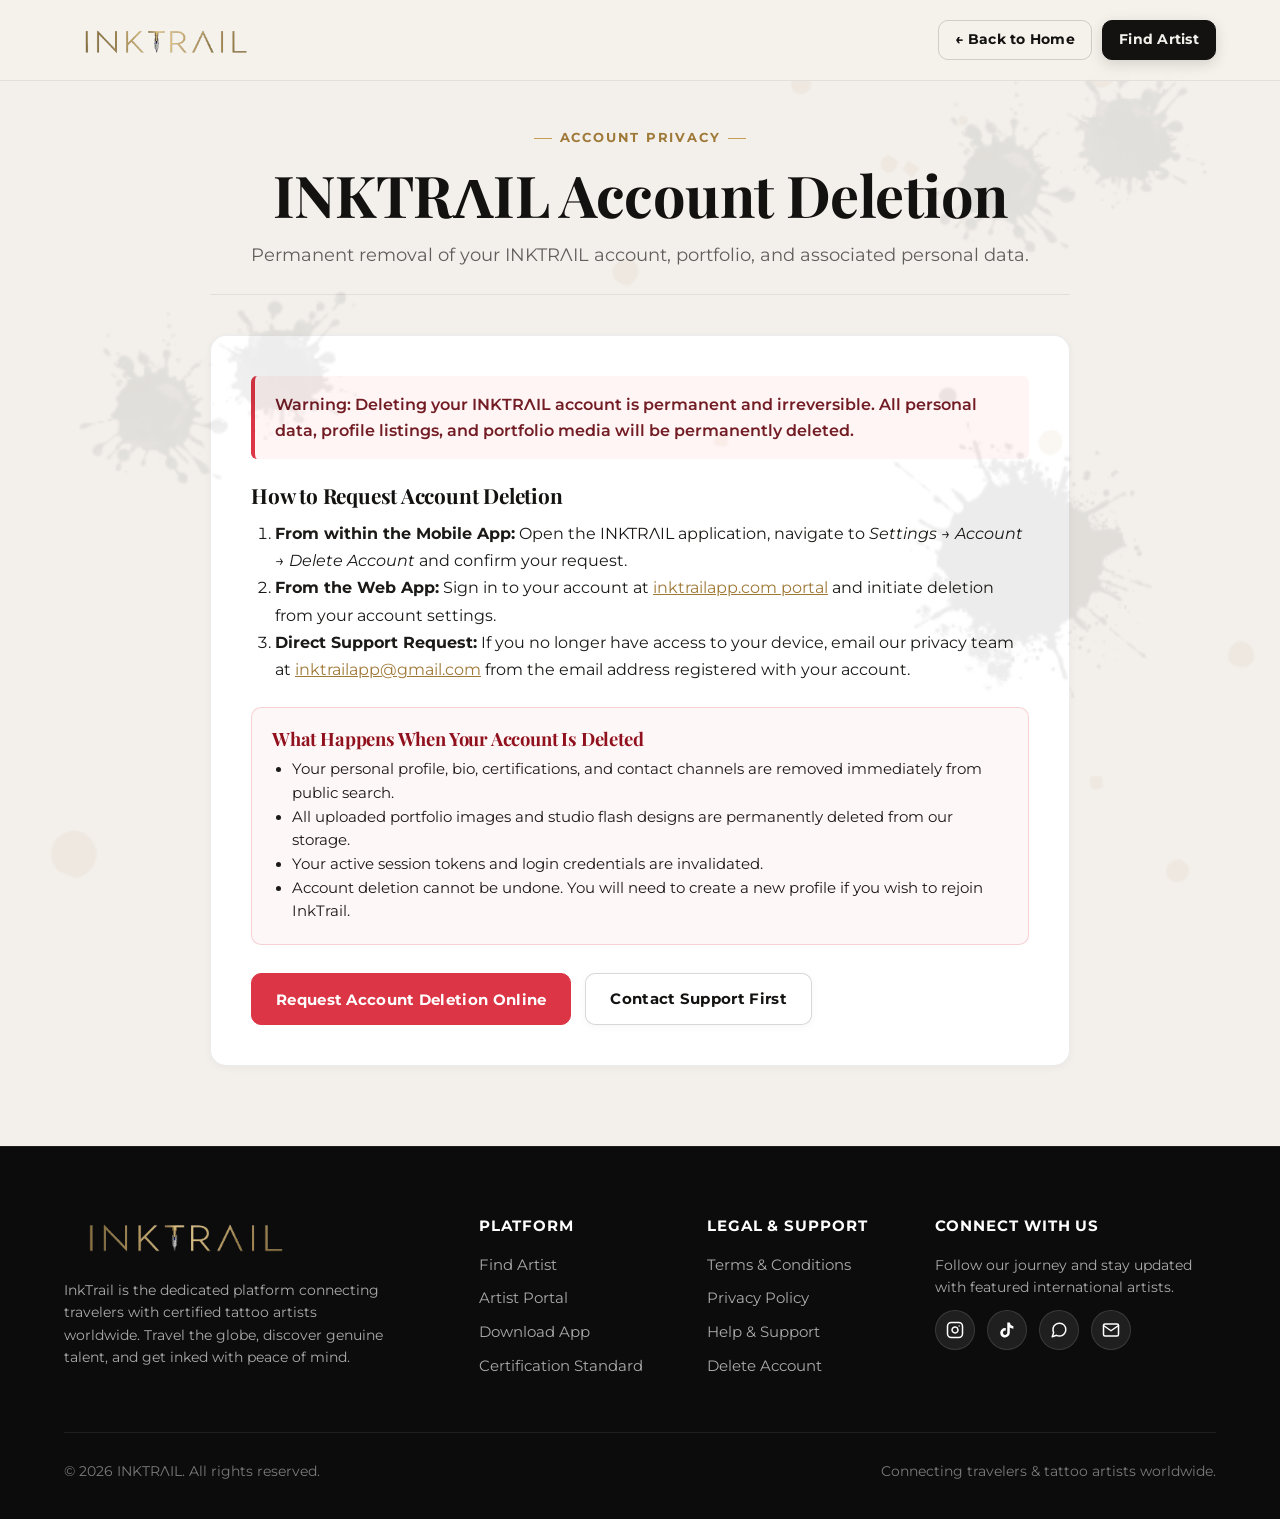
<file: delete-account.html>
<!doctype html>
<html lang="en">
<head>
  <meta charset="utf-8" />
  <meta name="viewport" content="width=device-width, initial-scale=1" />
  <title>Account Deletion Request — INKTRΛIL</title>
  <meta name="description" content="Request permanent deletion of your INKTRΛIL account, portfolio, and associated personal data in accordance with store privacy requirements." />
  <link rel="canonical" href="https://inktrailapp.com/delete-account.html" />

  <!-- Open Graph -->
  <meta property="og:type" content="website" />
  <meta property="og:site_name" content="INKTRΛIL" />
  <meta property="og:title" content="Account Deletion Request — INKTRΛIL" />
  <meta property="og:description" content="Permanent removal of your INKTRΛIL account and associated data." />
  <meta property="og:url" content="https://inktrailapp.com/delete-account.html" />
  <meta property="og:image" content="https://inktrailapp.com/assets/logo-mark.jpg" />

  <!-- Favicons -->
  <link rel="icon" type="image/x-icon" href="favicon.ico" />
  <link rel="icon" type="image/png" sizes="32x32" href="assets/favicon-32x32.png" />
  <link rel="icon" type="image/png" sizes="16x16" href="assets/favicon-16x16.png" />
  <link rel="apple-touch-icon" sizes="180x180" href="assets/apple-touch-icon.png" />

  <!-- Fonts -->
  <link rel="preconnect" href="https://fonts.googleapis.com" crossorigin />
  <link rel="preconnect" href="https://fonts.gstatic.com" crossorigin />
  <link href="https://fonts.googleapis.com/css2?family=Montserrat:wght@400;500;600;700&family=Playfair+Display:ital,wght@0,400;0,700;1,400&display=swap" rel="stylesheet" />

  <!-- Stylesheet -->
  <link rel="stylesheet" href="assets/site.css" />

  <style>
    .delete-card {
      background: var(--surface);
      border: 1px solid var(--border-light);
      border-radius: var(--radius-lg);
      padding: 40px;
      box-shadow: var(--shadow-subtle);
    }
    .danger-notice {
      border-left: 4px solid #dc3545;
      background: #fff5f5;
      padding: 16px 20px;
      border-radius: var(--radius-sm);
      color: #721c24;
      margin-bottom: 24px;
      font-weight: 600;
    }
    .danger-box {
      margin-top: 24px;
      padding: 20px;
      border-radius: var(--radius-md);
      background: rgba(220, 53, 69, 0.04);
      border: 1px solid rgba(220, 53, 69, 0.2);
    }
    .danger-box h4 {
      color: #90111d;
      margin-bottom: 8px;
    }
    .btn-danger {
      background: #dc3545;
      color: #ffffff;
      border-color: #dc3545;
    }
    .btn-danger:hover {
      background: #bd2130;
      border-color: #b21f2d;
      color: #ffffff;
    }
    /* Modal */
    .modal-backdrop {
      position: fixed;
      inset: 0;
      background: rgba(18, 17, 16, 0.75);
      display: none;
      align-items: center;
      justify-content: center;
      z-index: 2000;
      padding: 20px;
      backdrop-filter: blur(6px);
    }
    .modal {
      background: #ffffff;
      width: 100%;
      max-width: 540px;
      border-radius: var(--radius-lg);
      padding: 32px;
      box-shadow: 0 24px 60px rgba(0, 0, 0, 0.35);
      border: 1px solid var(--border-light);
    }
    .modal h2 {
      font-size: 1.4rem;
      margin-bottom: 8px;
    }
    .field {
      margin: 16px 0;
    }
    input[type="text"] {
      width: 100%;
      padding: 12px 14px;
      border-radius: var(--radius-sm);
      border: 1.5px solid var(--border-medium);
      font-size: 1rem;
      font-family: inherit;
    }
    input[type="text"]:focus {
      outline: none;
      border-color: #dc3545;
      box-shadow: 0 0 0 3px rgba(220, 53, 69, 0.15);
    }
    .confirm-words {
      font-weight: 700;
      color: #dc3545;
      display: inline-block;
    }
  </style>
</head>
<body>
  <header class="site-header subpage-header" role="banner">
    <div class="container header-inner">
      <a href="index.html" class="brand-link" aria-label="INKTRΛIL Homepage">
        <img src="assets/logo-parfait-or.jpg" alt="INKTRΛIL" class="brand-logo-img" width="220" height="40" />
      </a>
      <div class="header-actions">
        <a class="btn btn-ghost btn-sm" href="index.html">← Back to Home</a>
        <a class="btn btn-primary btn-sm" href="https://app.inktrailapp.com/search" target="_blank" rel="noopener noreferrer">Find Artist</a>
      </div>
    </div>
  </header>

  <main class="page-container" role="main">
    <div class="page-header">
      <span class="eyebrow">ACCOUNT PRIVACY</span>
      <h1>INKTRΛIL Account Deletion</h1>
      <p class="lead">Permanent removal of your INKTRΛIL account, portfolio, and associated personal data.</p>
    </div>

    <div class="delete-card">
      <div class="danger-notice" role="alert">
        Warning: Deleting your INKTRΛIL account is permanent and irreversible. All personal data, profile listings, and portfolio media will be permanently deleted.
      </div>

      <h2 style="font-size:1.3rem; margin-bottom: 12px;">How to Request Account Deletion</h2>
      <ol style="margin: 0 0 20px 24px; line-height: 1.7;">
        <li><strong>From within the Mobile App:</strong> Open the INKTRΛIL application, navigate to <em>Settings → Account → Delete Account</em> and confirm your request.</li>
        <li><strong>From the Web App:</strong> Sign in to your account at <a href="https://app.inktrailapp.com/account-type" target="_blank" rel="noopener noreferrer" style="color:var(--gold-dark); text-decoration:underline;">inktrailapp.com portal</a> and initiate deletion from your account settings.</li>
        <li><strong>Direct Support Request:</strong> If you no longer have access to your device, email our privacy team at <a href="mailto:inktrailapp@gmail.com?subject=Account%20Deletion%20Request" style="color:var(--gold-dark); text-decoration:underline;">inktrailapp@gmail.com</a> from the email address registered with your account.</li>
      </ol>

      <div class="danger-box">
        <h4>What Happens When Your Account Is Deleted</h4>
        <ul style="margin: 8px 0 0 20px; line-height: 1.6; font-size:0.925rem;">
          <li>Your personal profile, bio, certifications, and contact channels are removed immediately from public search.</li>
          <li>All uploaded portfolio images and studio flash designs are permanently deleted from our storage.</li>
          <li>Your active session tokens and login credentials are invalidated.</li>
          <li>Account deletion cannot be undone. You will need to create a new profile if you wish to rejoin InkTrail.</li>
        </ul>
      </div>

      <div style="margin-top: 28px; display: flex; gap: 14px; flex-wrap: wrap;">
        <button type="button" class="btn btn-danger" onclick="openModal()">
          Request Account Deletion Online
        </button>
        <a class="btn btn-secondary" href="support.html">
          Contact Support First
        </a>
      </div>
    </div>

    <!-- Confirmation Modal Dialog -->
    <div class="modal-backdrop" id="modal" role="dialog" aria-modal="true" aria-labelledby="modal-title" aria-hidden="true">
      <div class="modal" role="document">
        <h2 id="modal-title">Confirm Permanent Deletion</h2>
        <p style="color:var(--text-muted); font-size:0.925rem; margin-bottom:16px;">
          This will permanently queue your INKTRΛIL account and all associated data for irreversible removal.
        </p>

        <div class="field">
          <label style="display:flex; align-items:flex-start; gap:10px; cursor:pointer; font-weight:600; font-size:0.925rem;">
            <input type="checkbox" id="confirmCheckbox" style="margin-top:3px;" />
            <span>I understand that deleting my INKTRΛIL account is permanent and cannot be undone.</span>
          </label>
        </div>

        <div class="field">
          <label for="confirmInput" style="display:block; margin-bottom:6px; font-weight:600; font-size:0.925rem;">
            Type <span class="confirm-words">DELETE</span> to confirm:
          </label>
          <input id="confirmInput" type="text" autocomplete="off" placeholder="Type DELETE here" aria-label="Type DELETE to confirm" />
        </div>

        <div style="display:flex; gap:12px; justify-content:flex-end; margin-top:20px;">
          <button type="button" class="btn btn-ghost" onclick="closeModal()">Cancel</button>
          <button type="button" class="btn btn-danger" id="confirmDeleteBtn" onclick="confirmDeletion()" disabled>
            Delete Account
          </button>
        </div>

        <div id="result" style="margin-top:16px;" aria-live="polite"></div>
      </div>
    </div>
  </main>

  <!-- Global Footer (SOW Section 7) -->
  <footer class="site-footer" role="contentinfo">
    <div class="container">
      <div class="footer-top">
        <div class="footer-brand-col">
          <img src="assets/logo-parfait-or.jpg" alt="INKTRΛIL" class="footer-logo" width="200" height="36" />
          <p class="footer-about">
            InkTrail is the dedicated platform connecting travelers with certified tattoo artists worldwide. Travel the globe, discover genuine talent, and get inked with peace of mind.
          </p>
        </div>

        <div class="footer-col">
          <h4>Platform</h4>
          <ul class="footer-links">
            <li><a href="https://app.inktrailapp.com/search" target="_blank" rel="noopener noreferrer">Find Artist</a></li>
            <li><a href="https://app.inktrailapp.com/account-type" target="_blank" rel="noopener noreferrer">Artist Portal</a></li>
            <li><a href="download.html">Download App</a></li>
            <li><a href="index.html#certification">Certification Standard</a></li>
          </ul>
        </div>

        <div class="footer-col">
          <h4>Legal & Support</h4>
          <ul class="footer-links">
            <li><a href="terms.html">Terms & Conditions</a></li>
            <li><a href="privacy.html">Privacy Policy</a></li>
            <li><a href="support.html">Help & Support</a></li>
            <li><a href="delete-account.html">Delete Account</a></li>
          </ul>
        </div>

        <div class="footer-col">
          <h4>Connect with Us</h4>
          <p style="font-size:0.875rem; color:rgba(255,255,255,0.65); margin-bottom:12px;">
            Follow our journey and stay updated with featured international artists.
          </p>
          <div class="social-links-row" aria-label="Social media channels">
            <!-- Instagram -->
            <a href="https://www.instagram.com/inktrail.app/" target="_blank" rel="noopener noreferrer" class="social-btn" aria-label="Follow InkTrail on Instagram" data-content="social-instagram">
              <svg viewBox="0 0 24 24" fill="none" stroke="currentColor" stroke-width="2" stroke-linecap="round" stroke-linejoin="round" aria-hidden="true"><rect x="2" y="2" width="20" height="20" rx="5" ry="5"></rect><path d="M16 11.37A4 4 0 1 1 12.63 8 4 4 0 0 1 16 11.37z"></path><line x1="17.5" y1="6.5" x2="17.51" y2="6.5"></line></svg>
            </a>

            <!-- TikTok -->
            <a href="https://www.tiktok.com/@inktrail.app?lang=fr" target="_blank" rel="noopener noreferrer" class="social-btn" aria-label="Follow InkTrail on TikTok" data-content="social-tiktok">
              <svg viewBox="0 0 24 24" fill="currentColor" aria-hidden="true"><path d="M19.59 6.69a4.83 4.83 0 0 1-3.77-4.25V2h-3.45v13.67a2.89 2.89 0 0 1-5.2 1.74 2.89 2.89 0 0 1 2.31-4.64c.298-.002.595.042.88.13V9.4a6.33 6.33 0 0 0-1-.08A6.34 6.34 0 0 0 3 15.66a6.34 6.34 0 0 0 10.82 4.49 6.27 6.27 0 0 0 1.89-4.49V8.69a8.18 8.18 0 0 0 4.77 1.52v-3.4a4.85 4.85 0 0 1-.89-.12z"/></svg>
            </a>

            <!-- WhatsApp -->
            <a href="https://wa.me/33689978110" target="_blank" rel="noopener noreferrer" class="social-btn" aria-label="Chat with InkTrail on WhatsApp" data-content="social-whatsapp">
              <svg viewBox="0 0 24 24" fill="none" stroke="currentColor" stroke-width="2" stroke-linecap="round" stroke-linejoin="round" aria-hidden="true"><path d="M21 11.5a8.38 8.38 0 0 1-.9 3.8 8.5 8.5 0 0 1-7.6 4.7 8.38 8.38 0 0 1-3.8-.9L3 21l1.9-5.7a8.38 8.38 0 0 1-.9-3.8 8.5 8.5 0 0 1 4.7-7.6 8.38 8.38 0 0 1 3.8-.9h.5a8.48 8.48 0 0 1 8 8v.5z"></path></svg>
            </a>

            <!-- Support Email -->
            <a href="mailto:inktrailapp@gmail.com" class="social-btn" aria-label="Email InkTrail Support">
              <svg viewBox="0 0 24 24" fill="none" stroke="currentColor" stroke-width="2" stroke-linecap="round" stroke-linejoin="round" aria-hidden="true"><path d="M4 4h16c1.1 0 2 .9 2 2v12c0 1.1-.9 2-2 2H4c-1.1 0-2-.9-2-2V6c0-1.1.9-2 2-2z"></path><polyline points="22,6 12,13 2,6"></polyline></svg>
            </a>
          </div>
        </div>
      </div>

      <div class="footer-bottom">
        <div>© 2026 INKTRΛIL. All rights reserved.</div>
        <div>Connecting travelers & tattoo artists worldwide.</div>
      </div>
    </div>
  </footer>

  <!-- Scripts -->
  <script src="assets/content.js"></script>
  <script src="assets/app.js"></script>

  <script>
    const modal = document.getElementById('modal');
    const checkbox = document.getElementById('confirmCheckbox');
    const input = document.getElementById('confirmInput');
    const confirmBtn = document.getElementById('confirmDeleteBtn');
    const result = document.getElementById('result');

    function openModal() {
      modal.style.display = 'flex';
      modal.setAttribute('aria-hidden', 'false');
      input.value = '';
      checkbox.checked = false;
      confirmBtn.disabled = true;
      input.focus();
      result.innerHTML = '';
    }

    function closeModal() {
      modal.style.display = 'none';
      modal.setAttribute('aria-hidden', 'true');
    }

    function validateConfirmState() {
      const ok = checkbox.checked && input.value.trim().toUpperCase() === 'DELETE';
      confirmBtn.disabled = !ok;
    }

    checkbox.addEventListener('change', validateConfirmState);
    input.addEventListener('input', validateConfirmState);

    function confirmDeletion() {
      confirmBtn.disabled = true;
      confirmBtn.textContent = 'Processing request...';

      // Send deletion request or redirect user to logged in session
      setTimeout(() => {
        result.innerHTML = '<div style="background:#e8f5e9; border:1px solid #c8e6c9; color:#2e7d32; padding:12px; border-radius:8px; font-weight:600; font-size:0.925rem;">Your account deletion request has been registered. If you are signed into the app, you will receive an email confirmation.</div>';
        confirmBtn.textContent = 'Request Submitted';
      }, 900);
    }

    document.addEventListener('keydown', (e) => {
      if (e.key === 'Escape' && modal.style.display === 'flex') closeModal();
    });

    modal.addEventListener('click', (e) => {
      if (e.target === modal) closeModal();
    });
  </script>
</body>
</html>
</file>
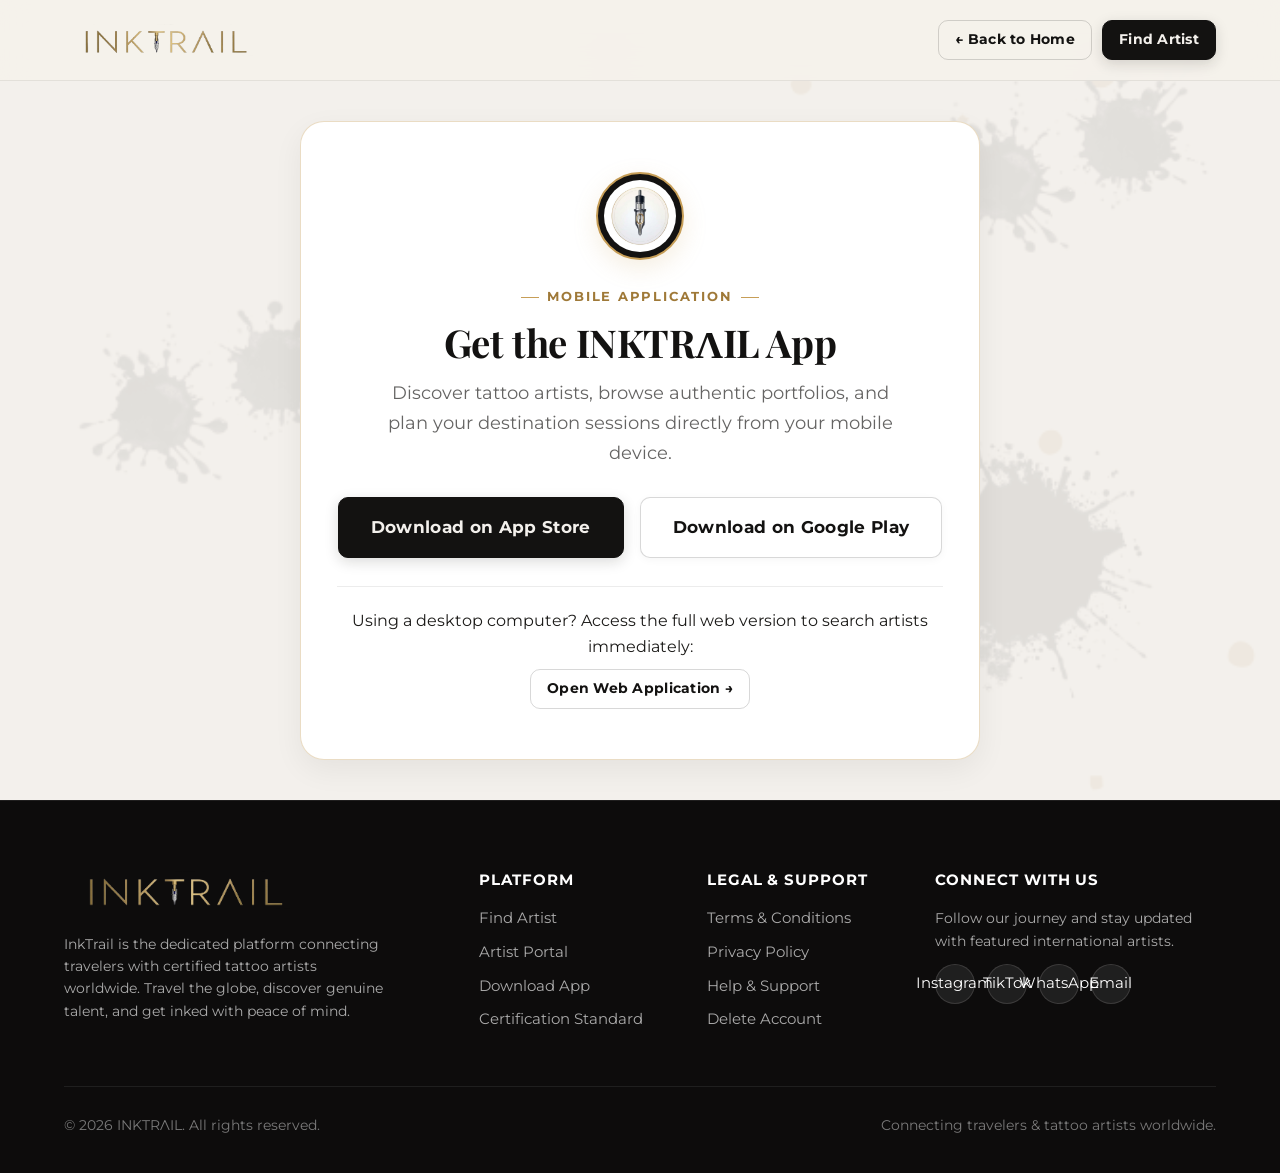
<file: download.html>
<!doctype html>
<html lang="en">
<head>
  <meta charset="utf-8" />
  <meta name="viewport" content="width=device-width, initial-scale=1" />
  <title>Download INKTRΛIL App — Available for iOS & Android</title>
  <meta name="description" content="Download the INKTRΛIL mobile app for iOS and Android. Connect with verified tattoo artists worldwide, discover styles, and plan your destination tattoos." />
  <link rel="canonical" href="https://inktrailapp.com/download.html" />
  <meta property="og:type" content="website" />
  <meta property="og:site_name" content="INKTRΛIL" />
  <meta property="og:title" content="Download the INKTRΛIL App" />
  <meta property="og:description" content="Download the INKTRΛIL mobile app. Connect with verified tattoo artists around the globe." />
  <meta property="og:url" content="https://inktrailapp.com/download.html" />
  <meta property="og:image" content="https://inktrailapp.com/assets/logo-mark.jpg" />
  <link rel="icon" type="image/x-icon" href="favicon.ico" />
  <link rel="icon" type="image/png" sizes="32x32" href="assets/favicon-32x32.png" />
  <link rel="icon" type="image/png" sizes="16x16" href="assets/favicon-16x16.png" />
  <link rel="apple-touch-icon" sizes="180x180" href="assets/apple-touch-icon.png" />
  <link rel="preconnect" href="https://fonts.googleapis.com" crossorigin />
  <link rel="preconnect" href="https://fonts.gstatic.com" crossorigin />
  <link href="https://fonts.googleapis.com/css2?family=Montserrat:wght@400;500;600;700&family=Playfair+Display:ital,wght@0,400;0,700;1,400&display=swap" rel="stylesheet" />
  <link rel="stylesheet" href="assets/site.css" />

  <script>
    const IOS_URL = "https://apps.apple.com/us/app/inktr%CE%BBil/id6799230498";
    const ANDROID_URL = "https://play.google.com/store/apps/details?id=com.inktrailapp.inktrail&hl=en-US";

    (function redirectToStore() {
      const userAgent = navigator.userAgent || "";
      const isIOS = /iPhone|iPad|iPod/i.test(userAgent) ||
        (/Macintosh/i.test(userAgent) && navigator.maxTouchPoints > 1);
      const isAndroid = /Android/i.test(userAgent);

      try {
        if (isIOS) {
          window.location.replace(IOS_URL);
        } else if (isAndroid) {
          window.location.replace(ANDROID_URL);
        } else {
          document.documentElement.classList.add("show-fallback");
        }
      } catch (error) {
        console.error("Store redirect failed:", error);
        document.documentElement.classList.add("show-fallback");
      }
    })();
  </script>

  <style>
    .download-card {
      background: var(--surface);
      border: 1.5px solid var(--border-gold);
      border-radius: var(--radius-xl);
      padding: 50px 36px;
      box-shadow: var(--shadow-card);
      text-align: center;
      max-width: 680px;
      margin: 40px auto;
    }
    .download-icon {
      width: 88px;
      height: 88px;
      border-radius: 50%;
      background: var(--brand-black);
      border: 2px solid var(--gold);
      margin: 0 auto 20px;
      padding: 6px;
      box-shadow: var(--shadow-gold);
    }
    .download-icon img {
      width: 100%;
      height: 100%;
      object-fit: contain;
      border-radius: 50%;
    }
    .store-buttons {
      display: flex;
      gap: 16px;
      justify-content: center;
      flex-wrap: wrap;
      margin: 28px 0;
    }
  </style>
</head>
<body>
  <header class="site-header subpage-header" role="banner">
    <div class="container header-inner">
      <a href="index.html" class="brand-link" aria-label="INKTRΛIL Homepage">
        <img src="assets/logo-parfait-or.jpg" alt="INKTRΛIL" class="brand-logo-img" width="220" height="40" />
      </a>
      <div class="header-actions">
        <a class="btn btn-ghost btn-sm" href="index.html">← Back to Home</a>
        <a class="btn btn-primary btn-sm" href="https://app.inktrailapp.com/search" target="_blank" rel="noopener noreferrer">Find Artist</a>
      </div>
    </div>
  </header>

  <main class="container" role="main">
    <div class="download-card">
      <div class="download-icon">
        <img src="assets/logo-mark.jpg" alt="INKTRΛIL Needle Medallion" width="88" height="88" />
      </div>
      <span class="eyebrow">MOBILE APPLICATION</span>
      <h1 style="font-size: clamp(1.8rem, 4vw, 2.4rem); margin-bottom: 12px;">Get the INKTRΛIL App</h1>
      <p class="lead" style="max-width: 520px; margin: 0 auto;">
        Discover tattoo artists, browse authentic portfolios, and plan your destination sessions directly from your mobile device.
      </p>
      <div class="store-buttons" role="group" aria-label="Download store options">
        <a id="btn-ios" class="btn btn-primary btn-lg" href="https://apps.apple.com/us/app/inktr%CE%BBil/id6799230498" target="_blank" rel="noopener noreferrer" aria-label="Download on Apple App Store">
          Download on App Store
        </a>
        <a id="btn-android" class="btn btn-secondary btn-lg" href="https://play.google.com/store/apps/details?id=com.inktrailapp.inktrail&amp;hl=en-US" target="_blank" rel="noopener noreferrer" aria-label="Download on Google Play">
          Download on Google Play
        </a>
      </div>
      <div style="margin-top: 24px; padding-top: 20px; border-top: 1px solid var(--border-light); font-size: 0.9rem; color: var(--text-muted);">
        <p>Using a desktop computer? Access the full web version to search artists immediately:</p>
        <p style="margin-top: 10px;">
          <a class="btn btn-ghost btn-sm" href="https://app.inktrailapp.com/search" target="_blank" rel="noopener noreferrer">Open Web Application →</a>
        </p>
      </div>
    </div>
  </main>

  <footer class="site-footer" role="contentinfo">
    <div class="container">
      <div class="footer-top">
        <div class="footer-brand-col">
          <img src="assets/logo-parfait-or.jpg" alt="INKTRΛIL" class="footer-logo" width="200" height="36" />
          <p class="footer-about">InkTrail is the dedicated platform connecting travelers with certified tattoo artists worldwide. Travel the globe, discover genuine talent, and get inked with peace of mind.</p>
        </div>
        <div class="footer-col">
          <h4>Platform</h4>
          <ul class="footer-links">
            <li><a href="https://app.inktrailapp.com/search" target="_blank" rel="noopener noreferrer">Find Artist</a></li>
            <li><a href="https://app.inktrailapp.com/account-type" target="_blank" rel="noopener noreferrer">Artist Portal</a></li>
            <li><a href="download.html">Download App</a></li>
            <li><a href="index.html#certification">Certification Standard</a></li>
          </ul>
        </div>
        <div class="footer-col">
          <h4>Legal &amp; Support</h4>
          <ul class="footer-links">
            <li><a href="terms.html">Terms &amp; Conditions</a></li>
            <li><a href="privacy.html">Privacy Policy</a></li>
            <li><a href="support.html">Help &amp; Support</a></li>
            <li><a href="delete-account.html">Delete Account</a></li>
          </ul>
        </div>
        <div class="footer-col">
          <h4>Connect with Us</h4>
          <p style="font-size:0.875rem; color:rgba(255,255,255,0.65); margin-bottom:12px;">Follow our journey and stay updated with featured international artists.</p>
          <div class="social-links-row" aria-label="Social media channels">
            <a href="https://www.instagram.com/inktrail.app/" target="_blank" rel="noopener noreferrer" class="social-btn" aria-label="Follow InkTrail on Instagram">Instagram</a>
            <a href="https://www.tiktok.com/@inktrail.app?lang=fr" target="_blank" rel="noopener noreferrer" class="social-btn" aria-label="Follow InkTrail on TikTok">TikTok</a>
            <a href="https://wa.me/33689978110" target="_blank" rel="noopener noreferrer" class="social-btn" aria-label="Chat with InkTrail on WhatsApp">WhatsApp</a>
            <a href="mailto:inktrailapp@gmail.com" class="social-btn" aria-label="Email InkTrail Support">Email</a>
          </div>
        </div>
      </div>
      <div class="footer-bottom">
        <div>© 2026 INKTRΛIL. All rights reserved.</div>
        <div>Connecting travelers &amp; tattoo artists worldwide.</div>
      </div>
    </div>
  </footer>

  <script src="assets/content.js"></script>
  <script src="assets/app.js"></script>
</body>
</html>
</file>
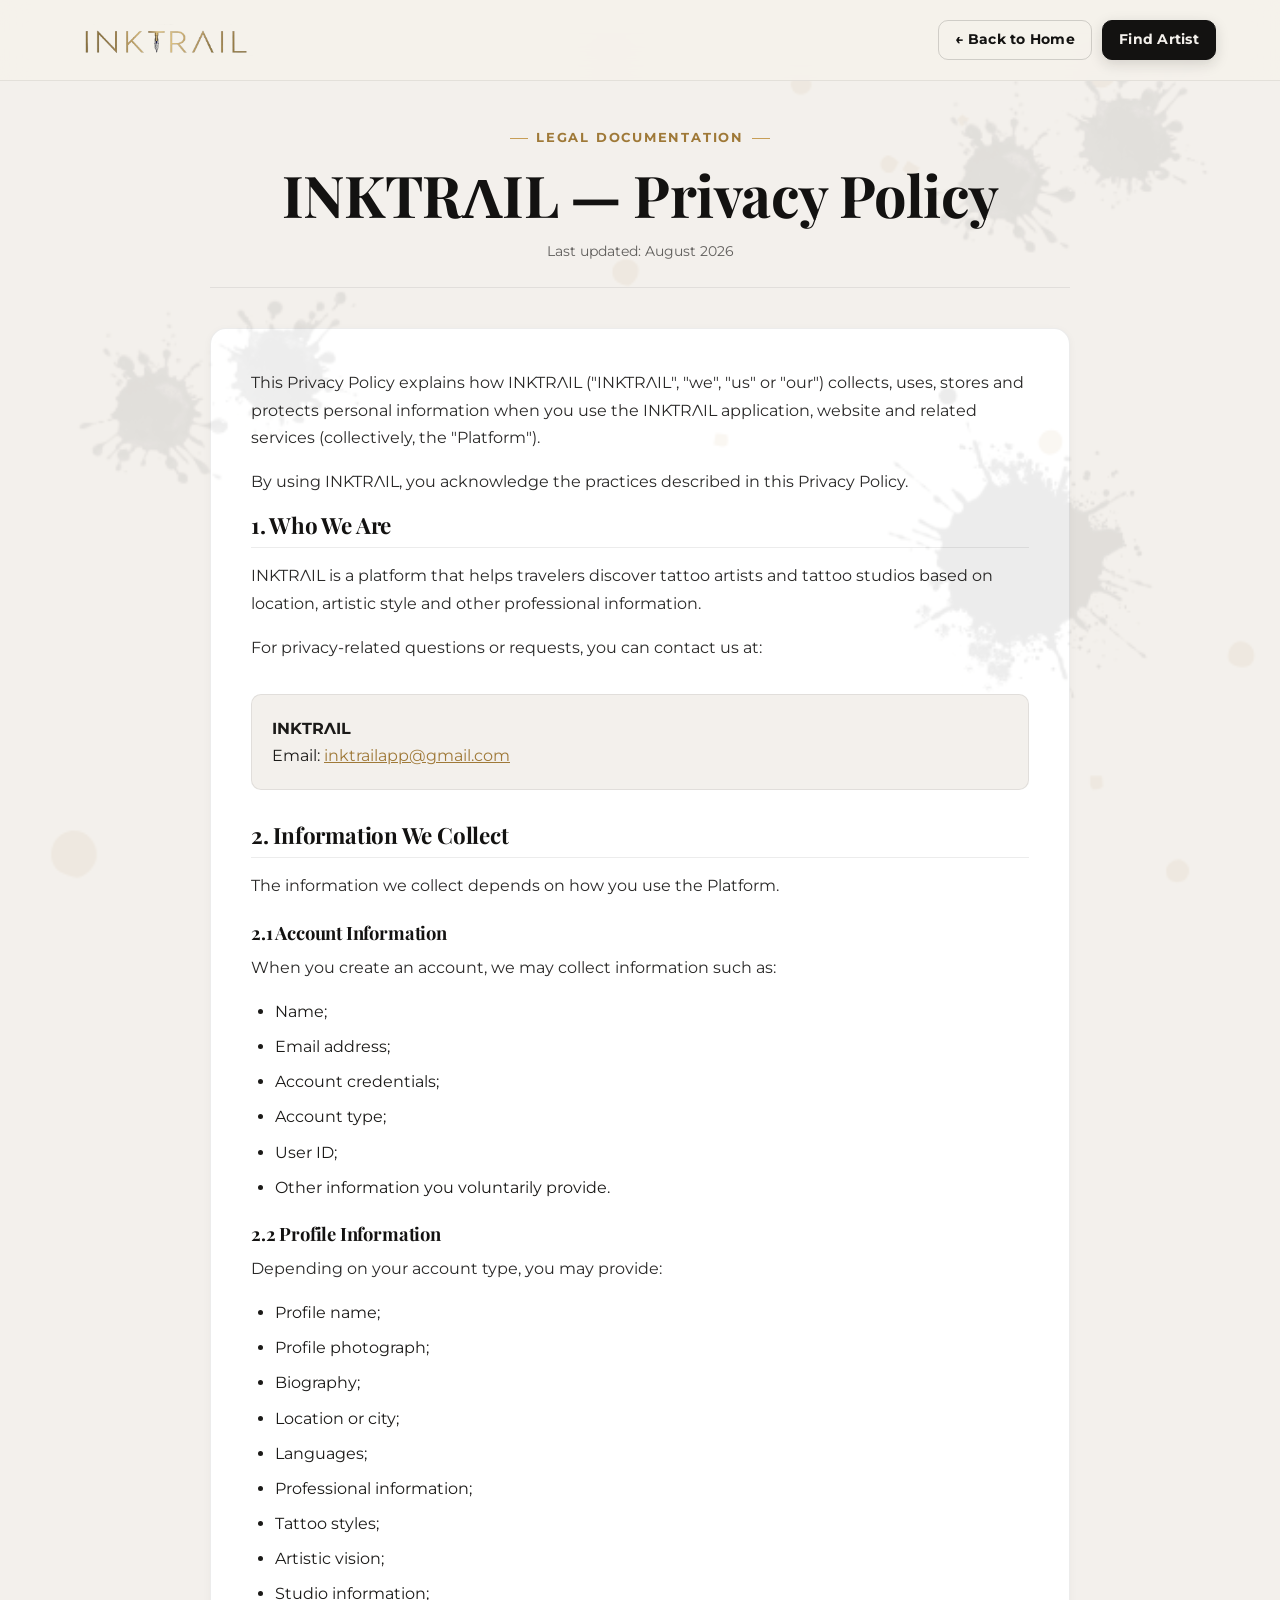
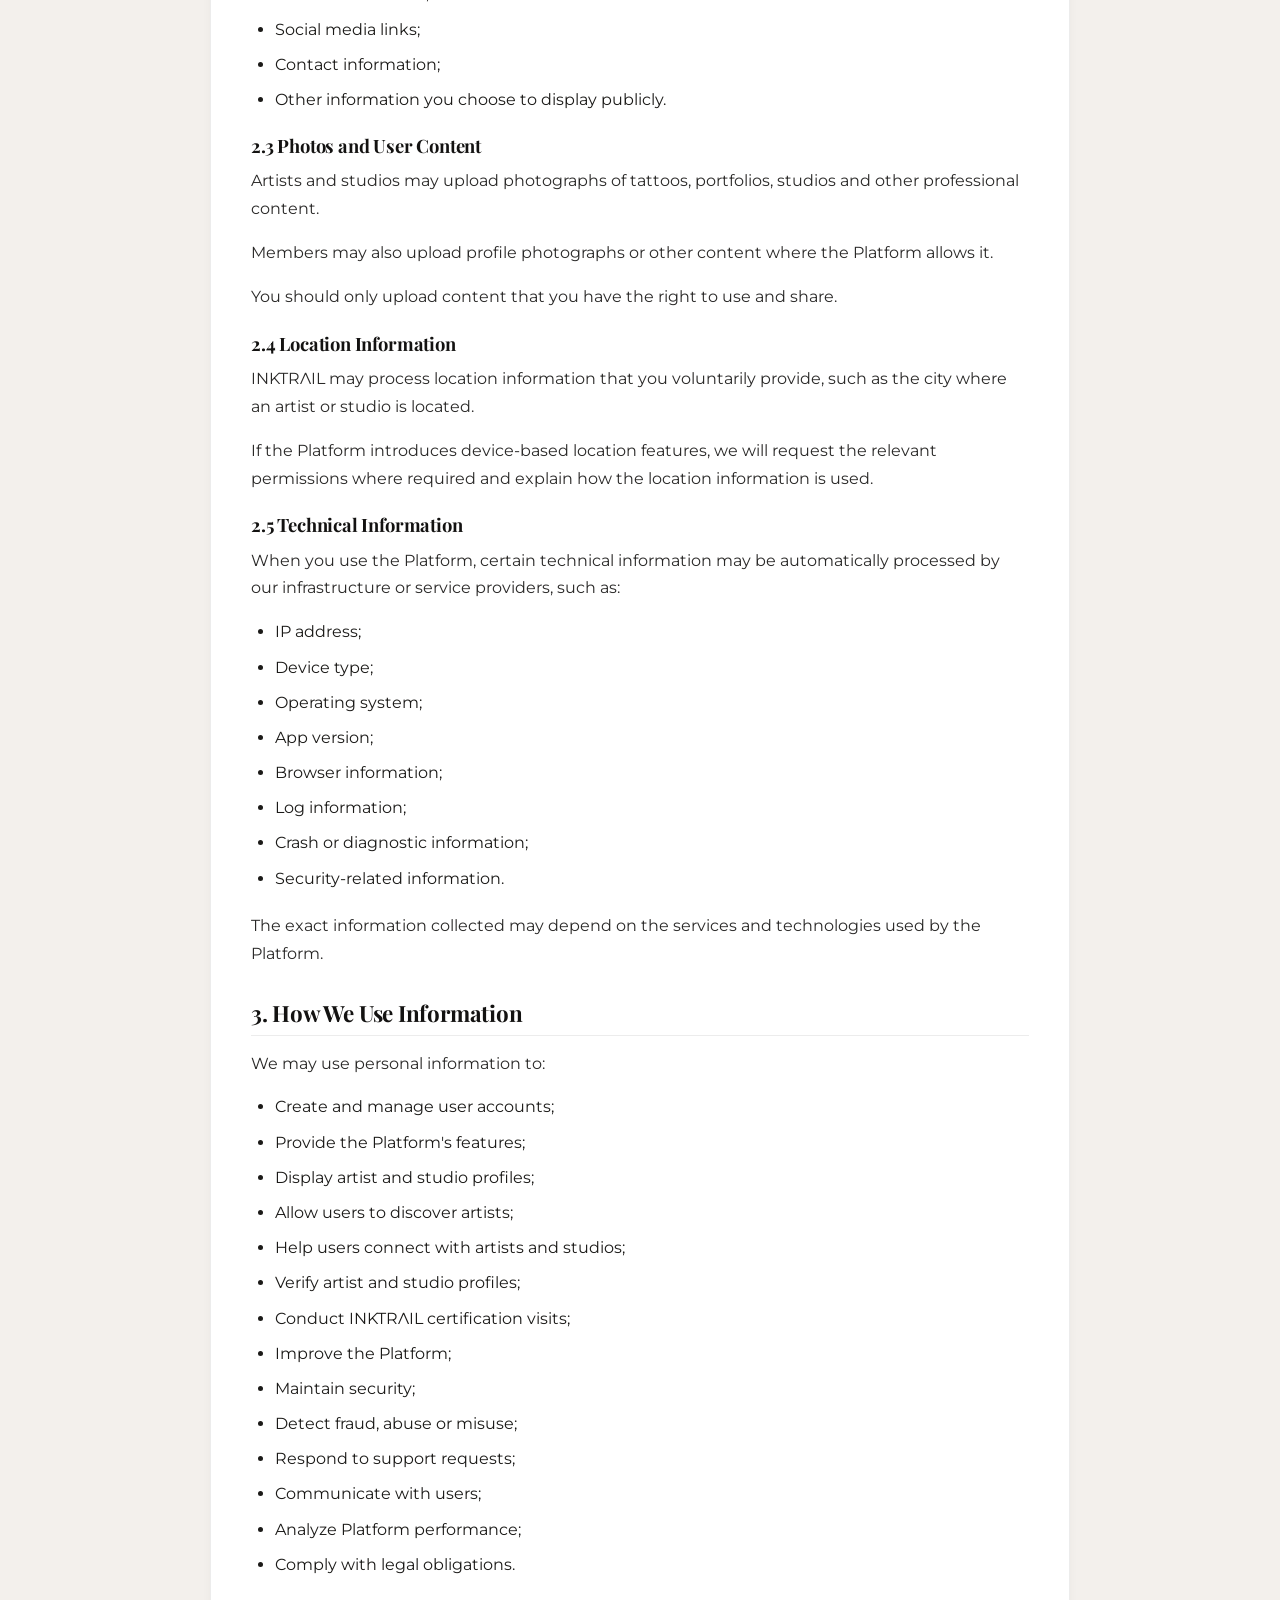
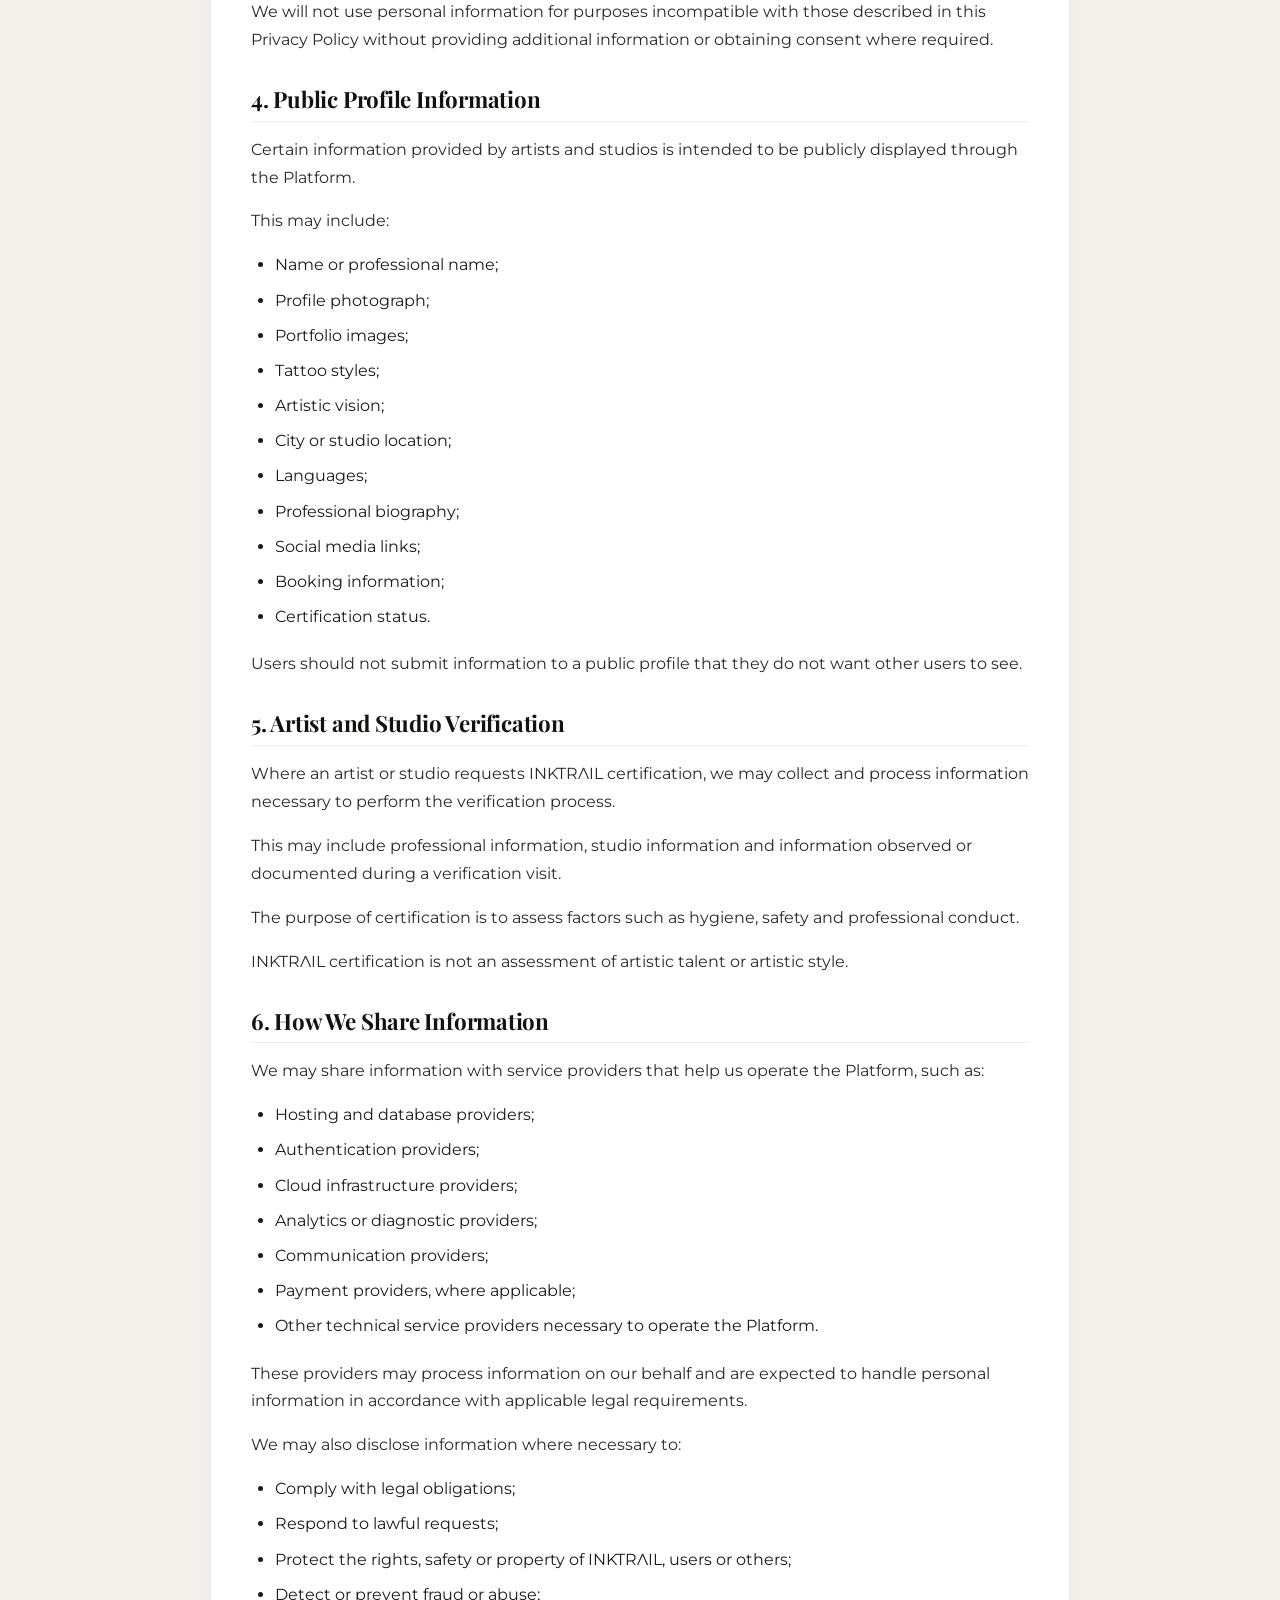
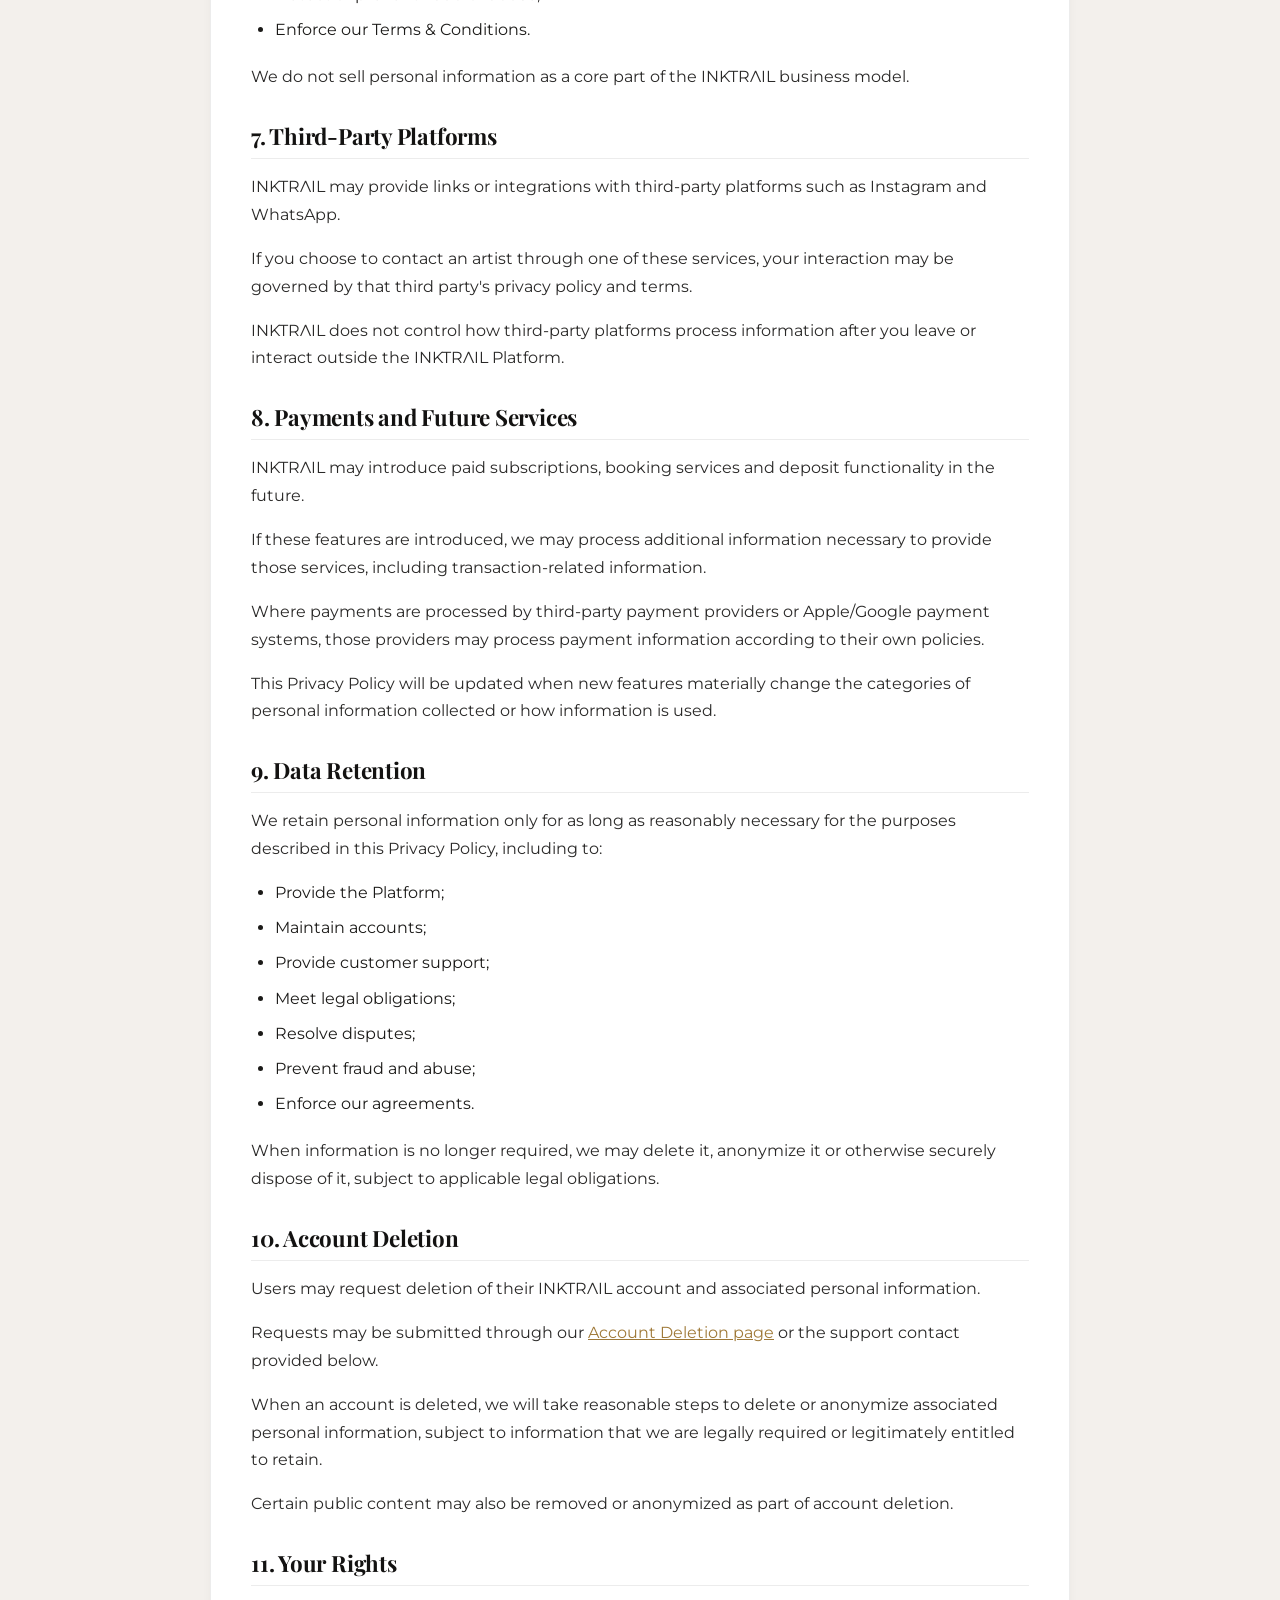
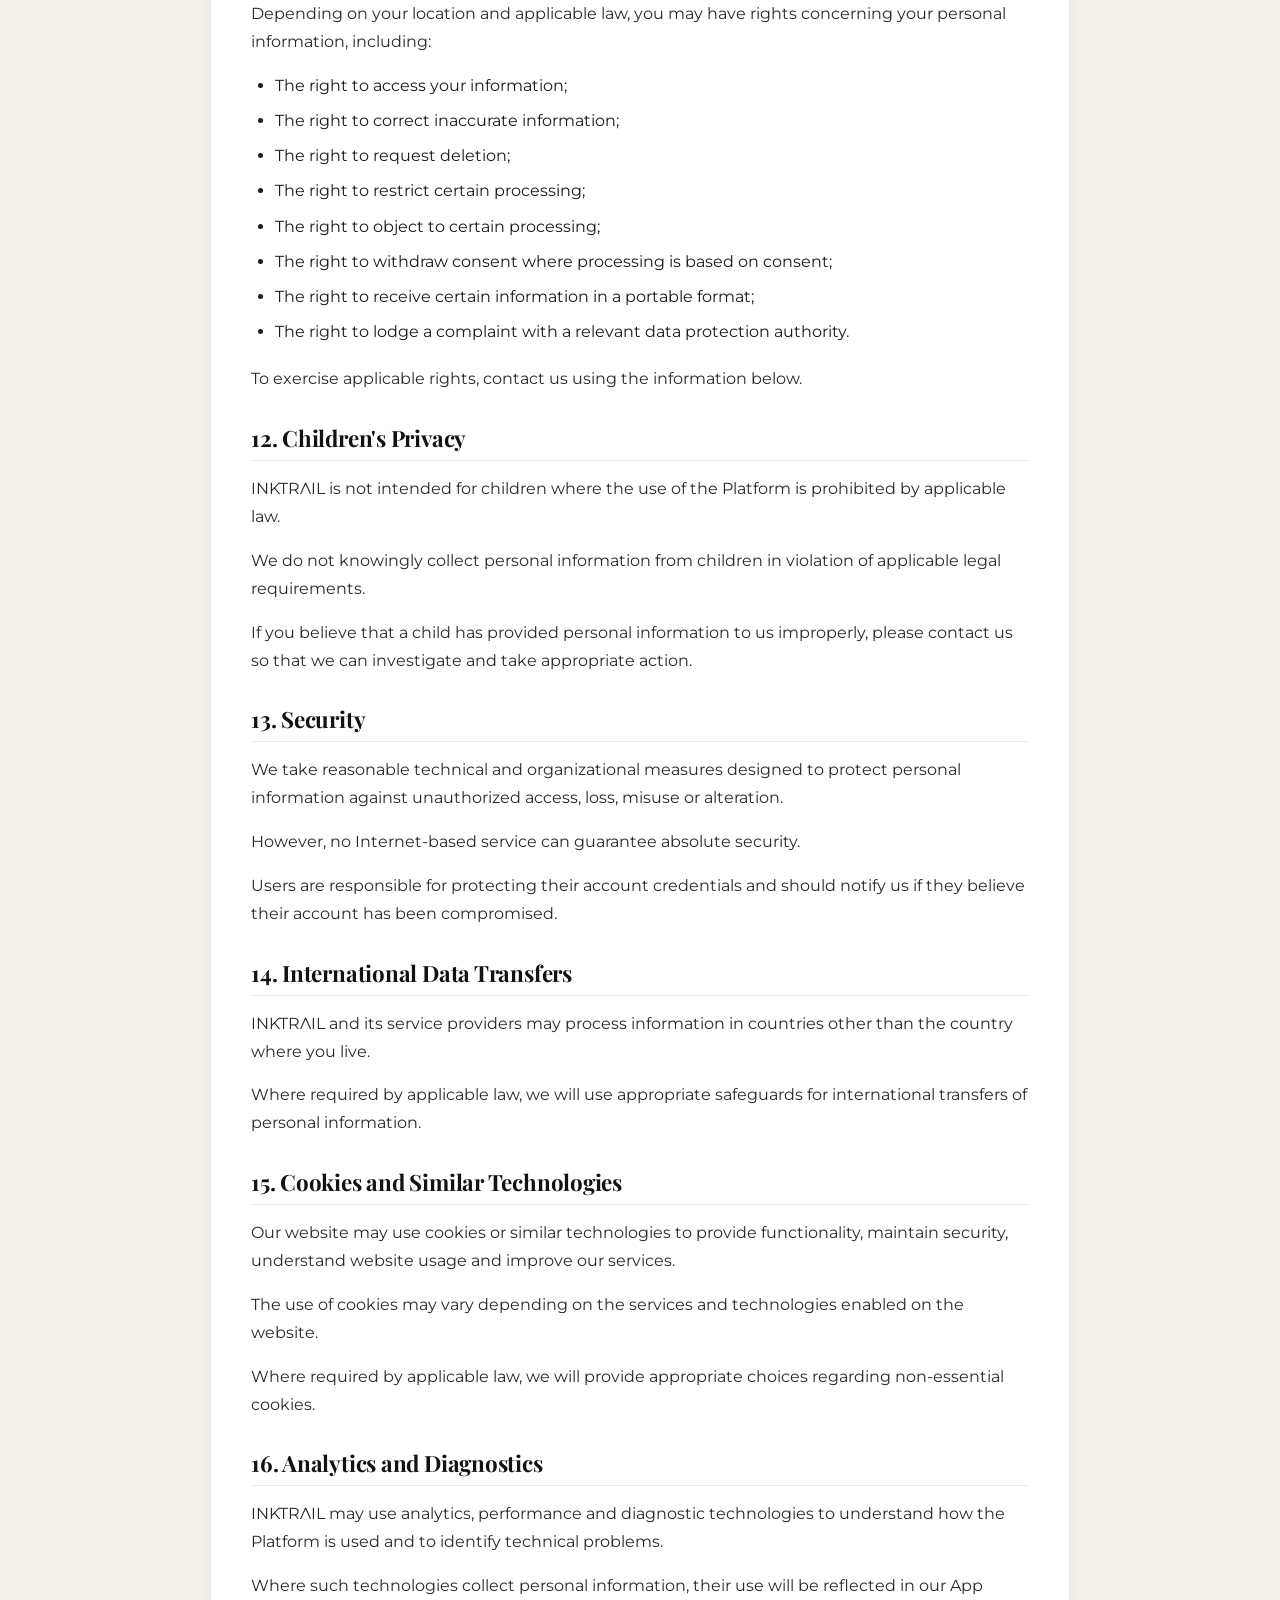
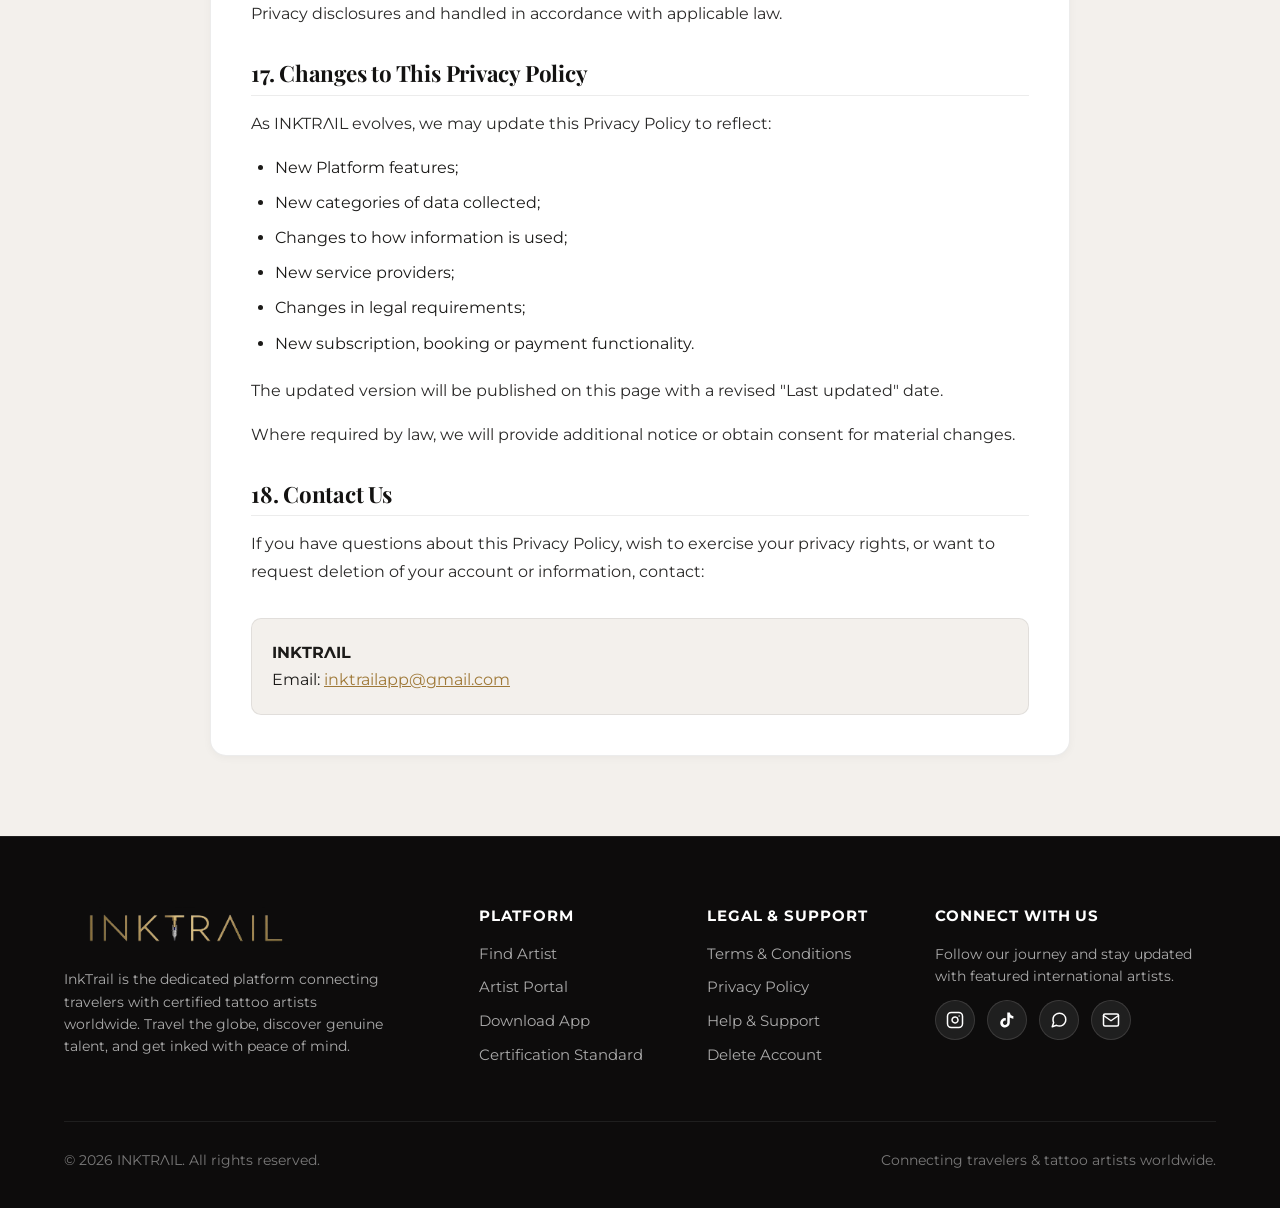
<file: privacy.html>
<!doctype html>
<html lang="en">
<head>
  <meta charset="utf-8" />
  <meta name="viewport" content="width=device-width, initial-scale=1" />
  <title>Privacy Policy — INKTRΛIL</title>
  <meta name="description" content="Read the INKTRΛIL Privacy Policy explaining how we collect, use, store, and protect your personal information." />
  <link rel="canonical" href="https://inktrailapp.com/privacy.html" />

  <!-- Open Graph -->
  <meta property="og:type" content="website" />
  <meta property="og:site_name" content="INKTRΛIL" />
  <meta property="og:title" content="Privacy Policy — INKTRΛIL" />
  <meta property="og:description" content="INKTRΛIL Privacy Policy and data protection practices." />
  <meta property="og:url" content="https://inktrailapp.com/privacy.html" />
  <meta property="og:image" content="https://inktrailapp.com/assets/logo-mark.jpg" />

  <!-- Favicons -->
  <link rel="icon" type="image/x-icon" href="favicon.ico" />
  <link rel="icon" type="image/png" sizes="32x32" href="assets/favicon-32x32.png" />
  <link rel="icon" type="image/png" sizes="16x16" href="assets/favicon-16x16.png" />
  <link rel="apple-touch-icon" sizes="180x180" href="assets/apple-touch-icon.png" />

  <!-- Fonts -->
  <link rel="preconnect" href="https://fonts.googleapis.com" crossorigin />
  <link rel="preconnect" href="https://fonts.gstatic.com" crossorigin />
  <link href="https://fonts.googleapis.com/css2?family=Montserrat:wght@400;500;600;700&family=Playfair+Display:ital,wght@0,400;0,700;1,400&display=swap" rel="stylesheet" />

  <!-- Master Stylesheet -->
  <link rel="stylesheet" href="assets/site.css" />
</head>
<body>
  <!-- Global Header -->
  <header class="site-header subpage-header" role="banner">
    <div class="container header-inner">
      <a href="index.html" class="brand-link" aria-label="INKTRΛIL Homepage">
        <img src="assets/logo-parfait-or.jpg" alt="INKTRΛIL" class="brand-logo-img" width="220" height="40" />
      </a>
      <div class="header-actions">
        <a class="btn btn-ghost btn-sm" href="index.html">← Back to Home</a>
        <a class="btn btn-primary btn-sm" href="https://app.inktrailapp.com/search" target="_blank" rel="noopener noreferrer">Find Artist</a>
      </div>
    </div>
  </header>

  <main class="page-container" role="main">
    <div class="page-header">
      <span class="eyebrow">LEGAL DOCUMENTATION</span>
      <h1>INKTRΛIL — Privacy Policy</h1>
      <p class="last-updated">Last updated: August 2026</p>
    </div>

    <article class="content-card">
      <p>This Privacy Policy explains how INKTRΛIL ("INKTRΛIL", "we", "us" or "our") collects, uses, stores and protects personal information when you use the INKTRΛIL application, website and related services (collectively, the "Platform").</p>
      <p>By using INKTRΛIL, you acknowledge the practices described in this Privacy Policy.</p>

      <h2>1. Who We Are</h2>
      <p>INKTRΛIL is a platform that helps travelers discover tattoo artists and tattoo studios based on location, artistic style and other professional information.</p>
      <p>For privacy-related questions or requests, you can contact us at:</p>
      <div class="contact-box">
        <strong>INKTRΛIL</strong><br />
        Email: <a href="mailto:inktrailapp@gmail.com" style="color:var(--gold-dark); text-decoration:underline;">inktrailapp@gmail.com</a>
      </div>

      <h2>2. Information We Collect</h2>
      <p>The information we collect depends on how you use the Platform.</p>

      <h3>2.1 Account Information</h3>
      <p>When you create an account, we may collect information such as:</p>
      <ul>
        <li>Name;</li>
        <li>Email address;</li>
        <li>Account credentials;</li>
        <li>Account type;</li>
        <li>User ID;</li>
        <li>Other information you voluntarily provide.</li>
      </ul>

      <h3>2.2 Profile Information</h3>
      <p>Depending on your account type, you may provide:</p>
      <ul>
        <li>Profile name;</li>
        <li>Profile photograph;</li>
        <li>Biography;</li>
        <li>Location or city;</li>
        <li>Languages;</li>
        <li>Professional information;</li>
        <li>Tattoo styles;</li>
        <li>Artistic vision;</li>
        <li>Studio information;</li>
        <li>Social media links;</li>
        <li>Contact information;</li>
        <li>Other information you choose to display publicly.</li>
      </ul>

      <h3>2.3 Photos and User Content</h3>
      <p>Artists and studios may upload photographs of tattoos, portfolios, studios and other professional content.</p>
      <p>Members may also upload profile photographs or other content where the Platform allows it.</p>
      <p>You should only upload content that you have the right to use and share.</p>

      <h3>2.4 Location Information</h3>
      <p>INKTRΛIL may process location information that you voluntarily provide, such as the city where an artist or studio is located.</p>
      <p>If the Platform introduces device-based location features, we will request the relevant permissions where required and explain how the location information is used.</p>

      <h3>2.5 Technical Information</h3>
      <p>When you use the Platform, certain technical information may be automatically processed by our infrastructure or service providers, such as:</p>
      <ul>
        <li>IP address;</li>
        <li>Device type;</li>
        <li>Operating system;</li>
        <li>App version;</li>
        <li>Browser information;</li>
        <li>Log information;</li>
        <li>Crash or diagnostic information;</li>
        <li>Security-related information.</li>
      </ul>
      <p>The exact information collected may depend on the services and technologies used by the Platform.</p>

      <h2>3. How We Use Information</h2>
      <p>We may use personal information to:</p>
      <ul>
        <li>Create and manage user accounts;</li>
        <li>Provide the Platform's features;</li>
        <li>Display artist and studio profiles;</li>
        <li>Allow users to discover artists;</li>
        <li>Help users connect with artists and studios;</li>
        <li>Verify artist and studio profiles;</li>
        <li>Conduct INKTRΛIL certification visits;</li>
        <li>Improve the Platform;</li>
        <li>Maintain security;</li>
        <li>Detect fraud, abuse or misuse;</li>
        <li>Respond to support requests;</li>
        <li>Communicate with users;</li>
        <li>Analyze Platform performance;</li>
        <li>Comply with legal obligations.</li>
      </ul>
      <p>We will not use personal information for purposes incompatible with those described in this Privacy Policy without providing additional information or obtaining consent where required.</p>

      <h2>4. Public Profile Information</h2>
      <p>Certain information provided by artists and studios is intended to be publicly displayed through the Platform.</p>
      <p>This may include:</p>
      <ul>
        <li>Name or professional name;</li>
        <li>Profile photograph;</li>
        <li>Portfolio images;</li>
        <li>Tattoo styles;</li>
        <li>Artistic vision;</li>
        <li>City or studio location;</li>
        <li>Languages;</li>
        <li>Professional biography;</li>
        <li>Social media links;</li>
        <li>Booking information;</li>
        <li>Certification status.</li>
      </ul>
      <p>Users should not submit information to a public profile that they do not want other users to see.</p>

      <h2>5. Artist and Studio Verification</h2>
      <p>Where an artist or studio requests INKTRΛIL certification, we may collect and process information necessary to perform the verification process.</p>
      <p>This may include professional information, studio information and information observed or documented during a verification visit.</p>
      <p>The purpose of certification is to assess factors such as hygiene, safety and professional conduct.</p>
      <p>INKTRΛIL certification is not an assessment of artistic talent or artistic style.</p>

      <h2>6. How We Share Information</h2>
      <p>We may share information with service providers that help us operate the Platform, such as:</p>
      <ul>
        <li>Hosting and database providers;</li>
        <li>Authentication providers;</li>
        <li>Cloud infrastructure providers;</li>
        <li>Analytics or diagnostic providers;</li>
        <li>Communication providers;</li>
        <li>Payment providers, where applicable;</li>
        <li>Other technical service providers necessary to operate the Platform.</li>
      </ul>
      <p>These providers may process information on our behalf and are expected to handle personal information in accordance with applicable legal requirements.</p>
      <p>We may also disclose information where necessary to:</p>
      <ul>
        <li>Comply with legal obligations;</li>
        <li>Respond to lawful requests;</li>
        <li>Protect the rights, safety or property of INKTRΛIL, users or others;</li>
        <li>Detect or prevent fraud or abuse;</li>
        <li>Enforce our Terms & Conditions.</li>
      </ul>
      <p>We do not sell personal information as a core part of the INKTRΛIL business model.</p>

      <h2>7. Third-Party Platforms</h2>
      <p>INKTRΛIL may provide links or integrations with third-party platforms such as Instagram and WhatsApp.</p>
      <p>If you choose to contact an artist through one of these services, your interaction may be governed by that third party's privacy policy and terms.</p>
      <p>INKTRΛIL does not control how third-party platforms process information after you leave or interact outside the INKTRΛIL Platform.</p>

      <h2>8. Payments and Future Services</h2>
      <p>INKTRΛIL may introduce paid subscriptions, booking services and deposit functionality in the future.</p>
      <p>If these features are introduced, we may process additional information necessary to provide those services, including transaction-related information.</p>
      <p>Where payments are processed by third-party payment providers or Apple/Google payment systems, those providers may process payment information according to their own policies.</p>
      <p>This Privacy Policy will be updated when new features materially change the categories of personal information collected or how information is used.</p>

      <h2>9. Data Retention</h2>
      <p>We retain personal information only for as long as reasonably necessary for the purposes described in this Privacy Policy, including to:</p>
      <ul>
        <li>Provide the Platform;</li>
        <li>Maintain accounts;</li>
        <li>Provide customer support;</li>
        <li>Meet legal obligations;</li>
        <li>Resolve disputes;</li>
        <li>Prevent fraud and abuse;</li>
        <li>Enforce our agreements.</li>
      </ul>
      <p>When information is no longer required, we may delete it, anonymize it or otherwise securely dispose of it, subject to applicable legal obligations.</p>

      <h2>10. Account Deletion</h2>
      <p>Users may request deletion of their INKTRΛIL account and associated personal information.</p>
      <p>Requests may be submitted through our <a href="delete-account.html" style="color:var(--gold-dark); text-decoration:underline;">Account Deletion page</a> or the support contact provided below.</p>
      <p>When an account is deleted, we will take reasonable steps to delete or anonymize associated personal information, subject to information that we are legally required or legitimately entitled to retain.</p>
      <p>Certain public content may also be removed or anonymized as part of account deletion.</p>

      <h2>11. Your Rights</h2>
      <p>Depending on your location and applicable law, you may have rights concerning your personal information, including:</p>
      <ul>
        <li>The right to access your information;</li>
        <li>The right to correct inaccurate information;</li>
        <li>The right to request deletion;</li>
        <li>The right to restrict certain processing;</li>
        <li>The right to object to certain processing;</li>
        <li>The right to withdraw consent where processing is based on consent;</li>
        <li>The right to receive certain information in a portable format;</li>
        <li>The right to lodge a complaint with a relevant data protection authority.</li>
      </ul>
      <p>To exercise applicable rights, contact us using the information below.</p>

      <h2>12. Children's Privacy</h2>
      <p>INKTRΛIL is not intended for children where the use of the Platform is prohibited by applicable law.</p>
      <p>We do not knowingly collect personal information from children in violation of applicable legal requirements.</p>
      <p>If you believe that a child has provided personal information to us improperly, please contact us so that we can investigate and take appropriate action.</p>

      <h2>13. Security</h2>
      <p>We take reasonable technical and organizational measures designed to protect personal information against unauthorized access, loss, misuse or alteration.</p>
      <p>However, no Internet-based service can guarantee absolute security.</p>
      <p>Users are responsible for protecting their account credentials and should notify us if they believe their account has been compromised.</p>

      <h2>14. International Data Transfers</h2>
      <p>INKTRΛIL and its service providers may process information in countries other than the country where you live.</p>
      <p>Where required by applicable law, we will use appropriate safeguards for international transfers of personal information.</p>

      <h2>15. Cookies and Similar Technologies</h2>
      <p>Our website may use cookies or similar technologies to provide functionality, maintain security, understand website usage and improve our services.</p>
      <p>The use of cookies may vary depending on the services and technologies enabled on the website.</p>
      <p>Where required by applicable law, we will provide appropriate choices regarding non-essential cookies.</p>

      <h2>16. Analytics and Diagnostics</h2>
      <p>INKTRΛIL may use analytics, performance and diagnostic technologies to understand how the Platform is used and to identify technical problems.</p>
      <p>Where such technologies collect personal information, their use will be reflected in our App Privacy disclosures and handled in accordance with applicable law.</p>

      <h2>17. Changes to This Privacy Policy</h2>
      <p>As INKTRΛIL evolves, we may update this Privacy Policy to reflect:</p>
      <ul>
        <li>New Platform features;</li>
        <li>New categories of data collected;</li>
        <li>Changes to how information is used;</li>
        <li>New service providers;</li>
        <li>Changes in legal requirements;</li>
        <li>New subscription, booking or payment functionality.</li>
      </ul>
      <p>The updated version will be published on this page with a revised "Last updated" date.</p>
      <p>Where required by law, we will provide additional notice or obtain consent for material changes.</p>

      <h2>18. Contact Us</h2>
      <p>If you have questions about this Privacy Policy, wish to exercise your privacy rights, or want to request deletion of your account or information, contact:</p>
      <div class="contact-box">
        <strong>INKTRΛIL</strong><br />
        Email: <a href="mailto:inktrailapp@gmail.com" style="color:var(--gold-dark); text-decoration:underline;">inktrailapp@gmail.com</a>
      </div>
    </article>
  </main>

  <!-- Global Footer (SOW Section 7) -->
  <footer class="site-footer" role="contentinfo">
    <div class="container">
      <div class="footer-top">
        <div class="footer-brand-col">
          <img src="assets/logo-parfait-or.jpg" alt="INKTRΛIL" class="footer-logo" width="200" height="36" />
          <p class="footer-about">
            InkTrail is the dedicated platform connecting travelers with certified tattoo artists worldwide. Travel the globe, discover genuine talent, and get inked with peace of mind.
          </p>
        </div>

        <div class="footer-col">
          <h4>Platform</h4>
          <ul class="footer-links">
            <li><a href="https://app.inktrailapp.com/search" target="_blank" rel="noopener noreferrer">Find Artist</a></li>
            <li><a href="https://app.inktrailapp.com/account-type" target="_blank" rel="noopener noreferrer">Artist Portal</a></li>
            <li><a href="download.html">Download App</a></li>
            <li><a href="index.html#certification">Certification Standard</a></li>
          </ul>
        </div>

        <div class="footer-col">
          <h4>Legal & Support</h4>
          <ul class="footer-links">
            <li><a href="terms.html">Terms & Conditions</a></li>
            <li><a href="privacy.html">Privacy Policy</a></li>
            <li><a href="support.html">Help & Support</a></li>
            <li><a href="delete-account.html">Delete Account</a></li>
          </ul>
        </div>

        <div class="footer-col">
          <h4>Connect with Us</h4>
          <p style="font-size:0.875rem; color:rgba(255,255,255,0.65); margin-bottom:12px;">
            Follow our journey and stay updated with featured international artists.
          </p>
          <div class="social-links-row" aria-label="Social media channels">
            <!-- Instagram -->
            <a href="https://www.instagram.com/inktrail.app/" target="_blank" rel="noopener noreferrer" class="social-btn" aria-label="Follow InkTrail on Instagram" data-content="social-instagram">
              <svg viewBox="0 0 24 24" fill="none" stroke="currentColor" stroke-width="2" stroke-linecap="round" stroke-linejoin="round" aria-hidden="true"><rect x="2" y="2" width="20" height="20" rx="5" ry="5"></rect><path d="M16 11.37A4 4 0 1 1 12.63 8 4 4 0 0 1 16 11.37z"></path><line x1="17.5" y1="6.5" x2="17.51" y2="6.5"></line></svg>
            </a>

            <!-- TikTok -->
            <a href="https://www.tiktok.com/@inktrail.app?lang=fr" target="_blank" rel="noopener noreferrer" class="social-btn" aria-label="Follow InkTrail on TikTok" data-content="social-tiktok">
              <svg viewBox="0 0 24 24" fill="currentColor" aria-hidden="true"><path d="M19.59 6.69a4.83 4.83 0 0 1-3.77-4.25V2h-3.45v13.67a2.89 2.89 0 0 1-5.2 1.74 2.89 2.89 0 0 1 2.31-4.64c.298-.002.595.042.88.13V9.4a6.33 6.33 0 0 0-1-.08A6.34 6.34 0 0 0 3 15.66a6.34 6.34 0 0 0 10.82 4.49 6.27 6.27 0 0 0 1.89-4.49V8.69a8.18 8.18 0 0 0 4.77 1.52v-3.4a4.85 4.85 0 0 1-.89-.12z"/></svg>
            </a>

            <!-- WhatsApp -->
            <a href="https://wa.me/33689978110" target="_blank" rel="noopener noreferrer" class="social-btn" aria-label="Chat with InkTrail on WhatsApp" data-content="social-whatsapp">
              <svg viewBox="0 0 24 24" fill="none" stroke="currentColor" stroke-width="2" stroke-linecap="round" stroke-linejoin="round" aria-hidden="true"><path d="M21 11.5a8.38 8.38 0 0 1-.9 3.8 8.5 8.5 0 0 1-7.6 4.7 8.38 8.38 0 0 1-3.8-.9L3 21l1.9-5.7a8.38 8.38 0 0 1-.9-3.8 8.5 8.5 0 0 1 4.7-7.6 8.38 8.38 0 0 1 3.8-.9h.5a8.48 8.48 0 0 1 8 8v.5z"></path></svg>
            </a>

            <!-- Support Email -->
            <a href="mailto:inktrailapp@gmail.com" class="social-btn" aria-label="Email InkTrail Support">
              <svg viewBox="0 0 24 24" fill="none" stroke="currentColor" stroke-width="2" stroke-linecap="round" stroke-linejoin="round" aria-hidden="true"><path d="M4 4h16c1.1 0 2 .9 2 2v12c0 1.1-.9 2-2 2H4c-1.1 0-2-.9-2-2V6c0-1.1.9-2 2-2z"></path><polyline points="22,6 12,13 2,6"></polyline></svg>
            </a>
          </div>
        </div>
      </div>

      <div class="footer-bottom">
        <div>© 2026 INKTRΛIL. All rights reserved.</div>
        <div>Connecting travelers & tattoo artists worldwide.</div>
      </div>
    </div>
  </footer>

  <!-- Scripts -->
  <script src="assets/content.js"></script>
  <script src="assets/app.js"></script>
</body>
</html>
</file>
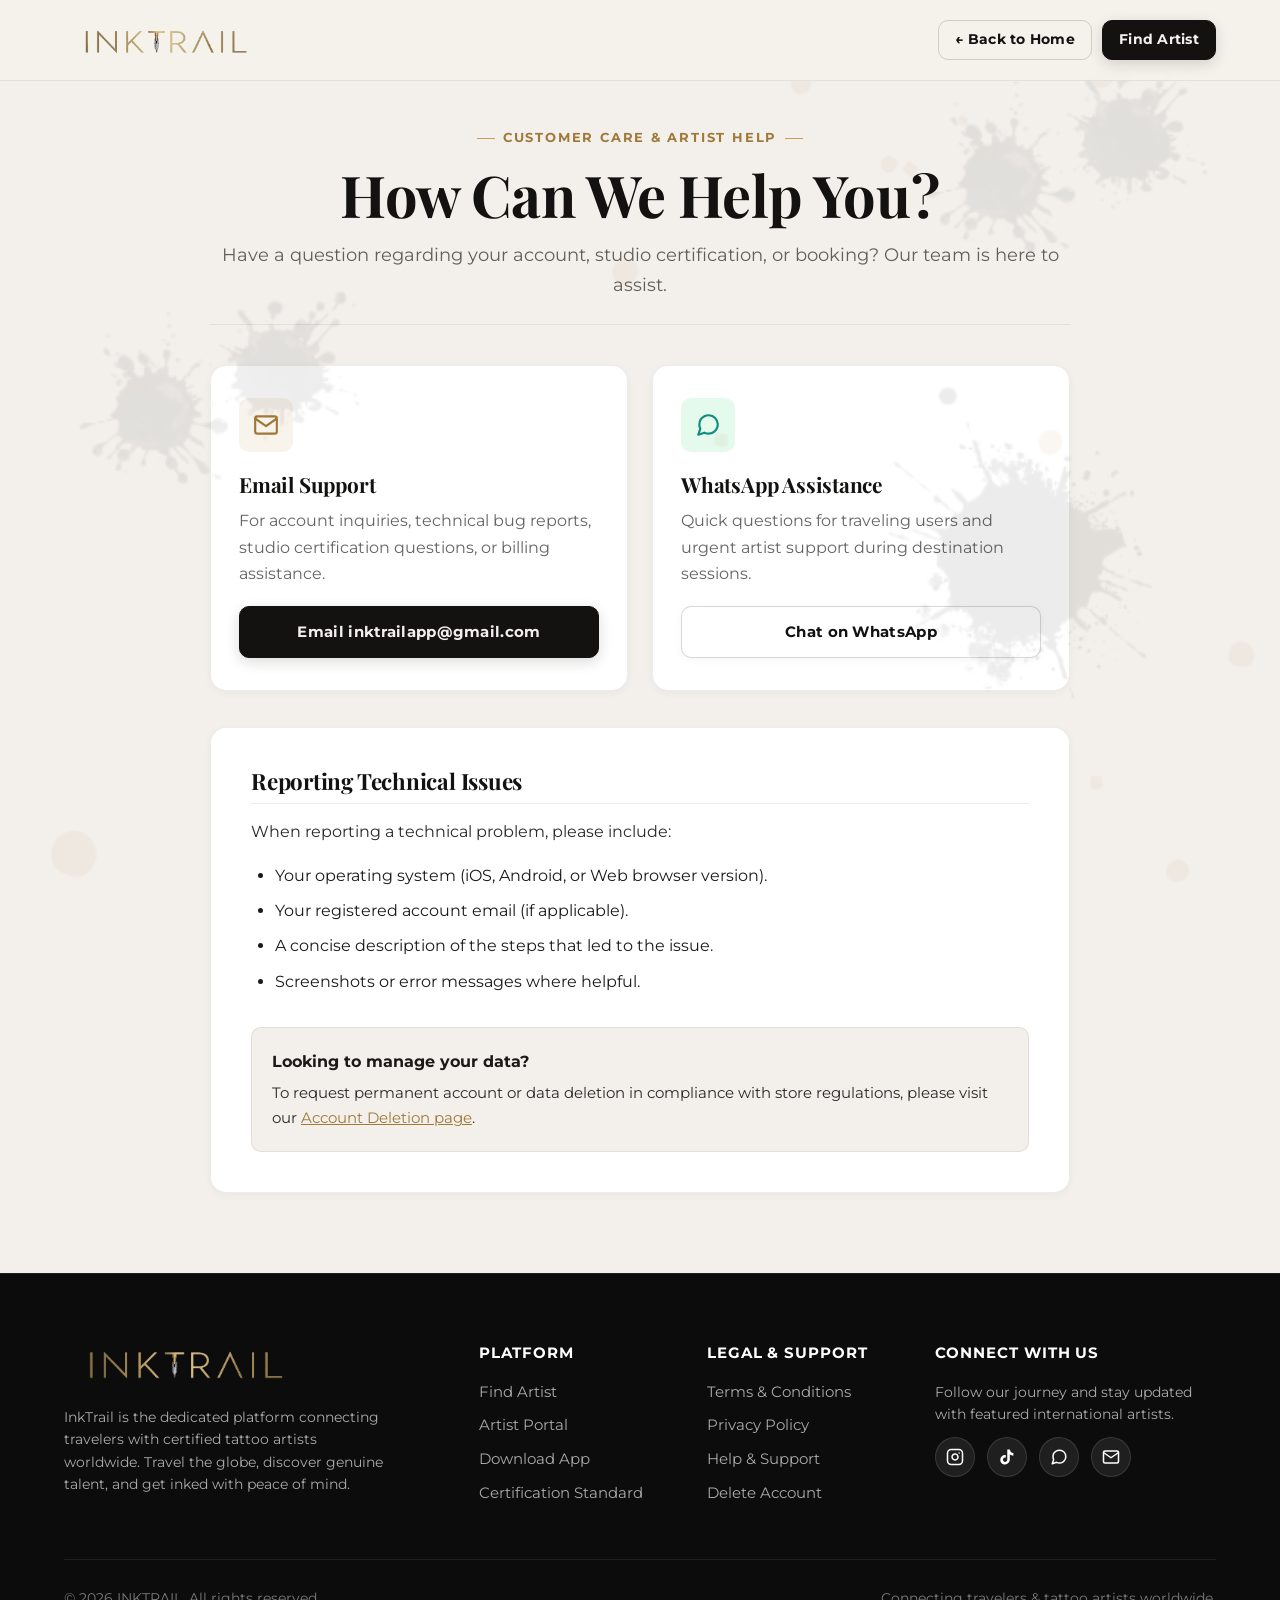
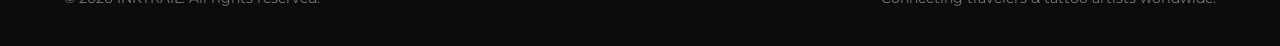
<file: support.html>
<!doctype html>
<html lang="en">
<head>
  <meta charset="utf-8" />
  <meta name="viewport" content="width=device-width, initial-scale=1" />
  <title>Support & Contact — INKTRΛIL</title>
  <meta name="description" content="Get help with your INKTRΛIL account, app, or artist profile. Reach our dedicated support team via email or WhatsApp." />
  <link rel="canonical" href="https://inktrailapp.com/support.html" />

  <!-- Open Graph -->
  <meta property="og:type" content="website" />
  <meta property="og:site_name" content="INKTRΛIL" />
  <meta property="og:title" content="Support & Contact — INKTRΛIL" />
  <meta property="og:description" content="Need help with INKTRΛIL? Reach our team via email or WhatsApp." />
  <meta property="og:url" content="https://inktrailapp.com/support.html" />
  <meta property="og:image" content="https://inktrailapp.com/assets/logo-mark.jpg" />

  <!-- Favicons -->
  <link rel="icon" type="image/x-icon" href="favicon.ico" />
  <link rel="icon" type="image/png" sizes="32x32" href="assets/favicon-32x32.png" />
  <link rel="icon" type="image/png" sizes="16x16" href="assets/favicon-16x16.png" />
  <link rel="apple-touch-icon" sizes="180x180" href="assets/apple-touch-icon.png" />

  <!-- Fonts -->
  <link rel="preconnect" href="https://fonts.googleapis.com" crossorigin />
  <link rel="preconnect" href="https://fonts.gstatic.com" crossorigin />
  <link href="https://fonts.googleapis.com/css2?family=Montserrat:wght@400;500;600;700&family=Playfair+Display:ital,wght@0,400;0,700;1,400&display=swap" rel="stylesheet" />

  <!-- Stylesheet -->
  <link rel="stylesheet" href="assets/site.css" />

  <style>
    .support-grid {
      display: grid;
      grid-template-columns: repeat(auto-fit, minmax(300px, 1fr));
      gap: 24px;
      margin: 36px 0;
    }
    .support-card {
      background: var(--surface);
      border: 1px solid var(--border-light);
      border-radius: var(--radius-lg);
      padding: 32px 28px;
      box-shadow: var(--shadow-subtle);
      transition: transform 0.2s ease, border-color 0.2s ease;
      display: flex;
      flex-direction: column;
      justify-content: space-between;
    }
    .support-card:hover {
      transform: translateY(-3px);
      border-color: var(--gold);
    }
    .support-card h3 {
      font-size: 1.3rem;
      margin-bottom: 10px;
    }
  </style>
</head>
<body>
  <header class="site-header subpage-header" role="banner">
    <div class="container header-inner">
      <a href="index.html" class="brand-link" aria-label="INKTRΛIL Homepage">
        <img src="assets/logo-parfait-or.jpg" alt="INKTRΛIL" class="brand-logo-img" width="220" height="40" />
      </a>
      <div class="header-actions">
        <a class="btn btn-ghost btn-sm" href="index.html">← Back to Home</a>
        <a class="btn btn-primary btn-sm" href="https://app.inktrailapp.com/search" target="_blank" rel="noopener noreferrer">Find Artist</a>
      </div>
    </div>
  </header>

  <main class="page-container" role="main">
    <div class="page-header">
      <span class="eyebrow">CUSTOMER CARE & ARTIST HELP</span>
      <h1>How Can We Help You?</h1>
      <p class="lead">Have a question regarding your account, studio certification, or booking? Our team is here to assist.</p>
    </div>

    <div class="support-grid">
      <!-- Email Support Card -->
      <article class="support-card">
        <div>
          <div class="card-icon-wrap" aria-hidden="true">
            <svg viewBox="0 0 24 24" fill="none" stroke="currentColor" stroke-width="2" stroke-linecap="round" stroke-linejoin="round"><path d="M4 4h16c1.1 0 2 .9 2 2v12c0 1.1-.9 2-2 2H4c-1.1 0-2-.9-2-2V6c0-1.1.9-2 2-2z"></path><polyline points="22,6 12,13 2,6"></polyline></svg>
          </div>
          <h3>Email Support</h3>
          <p style="color:var(--text-muted); margin-bottom:20px;">
            For account inquiries, technical bug reports, studio certification questions, or billing assistance.
          </p>
        </div>
        <div>
          <a class="btn btn-primary" href="mailto:inktrailapp@gmail.com" style="width:100%;">
            Email inktrailapp@gmail.com
          </a>
        </div>
      </article>

      <!-- WhatsApp Direct Contact Card -->
      <article class="support-card">
        <div>
          <div class="card-icon-wrap" aria-hidden="true" style="background: rgba(37, 211, 102, 0.12); color: #128c7e;">
            <svg viewBox="0 0 24 24" fill="none" stroke="currentColor" stroke-width="2" stroke-linecap="round" stroke-linejoin="round"><path d="M21 11.5a8.38 8.38 0 0 1-.9 3.8 8.5 8.5 0 0 1-7.6 4.7 8.38 8.38 0 0 1-3.8-.9L3 21l1.9-5.7a8.38 8.38 0 0 1-.9-3.8 8.5 8.5 0 0 1 4.7-7.6 8.38 8.38 0 0 1 3.8-.9h.5a8.48 8.48 0 0 1 8 8v.5z"></path></svg>
          </div>
          <h3>WhatsApp Assistance</h3>
          <p style="color:var(--text-muted); margin-bottom:20px;">
            Quick questions for traveling users and urgent artist support during destination sessions.
          </p>
        </div>
        <div>
          <a class="btn btn-secondary" href="https://wa.me/33689978110" target="_blank" rel="noopener noreferrer" style="width:100%;">
            Chat on WhatsApp
          </a>
        </div>
      </article>
    </div>

    <div class="content-card" style="margin-top: 36px;">
      <h2>Reporting Technical Issues</h2>
      <p>When reporting a technical problem, please include:</p>
      <ul>
        <li>Your operating system (iOS, Android, or Web browser version).</li>
        <li>Your registered account email (if applicable).</li>
        <li>A concise description of the steps that led to the issue.</li>
        <li>Screenshots or error messages where helpful.</li>
      </ul>
      <div class="contact-box">
        <strong>Looking to manage your data?</strong>
        <p style="margin: 6px 0 0 0; font-size:0.925rem;">
          To request permanent account or data deletion in compliance with store regulations, please visit our <a href="delete-account.html" style="color:var(--gold-dark); text-decoration:underline;">Account Deletion page</a>.
        </p>
      </div>
    </div>
  </main>

  <!-- Global Footer (SOW Section 7) -->
  <footer class="site-footer" role="contentinfo">
    <div class="container">
      <div class="footer-top">
        <div class="footer-brand-col">
          <img src="assets/logo-parfait-or.jpg" alt="INKTRΛIL" class="footer-logo" width="200" height="36" />
          <p class="footer-about">
            InkTrail is the dedicated platform connecting travelers with certified tattoo artists worldwide. Travel the globe, discover genuine talent, and get inked with peace of mind.
          </p>
        </div>

        <div class="footer-col">
          <h4>Platform</h4>
          <ul class="footer-links">
            <li><a href="https://app.inktrailapp.com/search" target="_blank" rel="noopener noreferrer">Find Artist</a></li>
            <li><a href="https://app.inktrailapp.com/account-type" target="_blank" rel="noopener noreferrer">Artist Portal</a></li>
            <li><a href="download.html">Download App</a></li>
            <li><a href="index.html#certification">Certification Standard</a></li>
          </ul>
        </div>

        <div class="footer-col">
          <h4>Legal & Support</h4>
          <ul class="footer-links">
            <li><a href="terms.html">Terms & Conditions</a></li>
            <li><a href="privacy.html">Privacy Policy</a></li>
            <li><a href="support.html">Help & Support</a></li>
            <li><a href="delete-account.html">Delete Account</a></li>
          </ul>
        </div>

        <div class="footer-col">
          <h4>Connect with Us</h4>
          <p style="font-size:0.875rem; color:rgba(255,255,255,0.65); margin-bottom:12px;">
            Follow our journey and stay updated with featured international artists.
          </p>
          <div class="social-links-row" aria-label="Social media channels">
            <!-- Instagram -->
            <a href="https://www.instagram.com/inktrail.app/" target="_blank" rel="noopener noreferrer" class="social-btn" aria-label="Follow InkTrail on Instagram" data-content="social-instagram">
              <svg viewBox="0 0 24 24" fill="none" stroke="currentColor" stroke-width="2" stroke-linecap="round" stroke-linejoin="round" aria-hidden="true"><rect x="2" y="2" width="20" height="20" rx="5" ry="5"></rect><path d="M16 11.37A4 4 0 1 1 12.63 8 4 4 0 0 1 16 11.37z"></path><line x1="17.5" y1="6.5" x2="17.51" y2="6.5"></line></svg>
            </a>

            <!-- TikTok -->
            <a href="https://www.tiktok.com/@inktrail.app?lang=fr" target="_blank" rel="noopener noreferrer" class="social-btn" aria-label="Follow InkTrail on TikTok" data-content="social-tiktok">
              <svg viewBox="0 0 24 24" fill="currentColor" aria-hidden="true"><path d="M19.59 6.69a4.83 4.83 0 0 1-3.77-4.25V2h-3.45v13.67a2.89 2.89 0 0 1-5.2 1.74 2.89 2.89 0 0 1 2.31-4.64c.298-.002.595.042.88.13V9.4a6.33 6.33 0 0 0-1-.08A6.34 6.34 0 0 0 3 15.66a6.34 6.34 0 0 0 10.82 4.49 6.27 6.27 0 0 0 1.89-4.49V8.69a8.18 8.18 0 0 0 4.77 1.52v-3.4a4.85 4.85 0 0 1-.89-.12z"/></svg>
            </a>

            <!-- WhatsApp -->
            <a href="https://wa.me/33689978110" target="_blank" rel="noopener noreferrer" class="social-btn" aria-label="Chat with InkTrail on WhatsApp" data-content="social-whatsapp">
              <svg viewBox="0 0 24 24" fill="none" stroke="currentColor" stroke-width="2" stroke-linecap="round" stroke-linejoin="round" aria-hidden="true"><path d="M21 11.5a8.38 8.38 0 0 1-.9 3.8 8.5 8.5 0 0 1-7.6 4.7 8.38 8.38 0 0 1-3.8-.9L3 21l1.9-5.7a8.38 8.38 0 0 1-.9-3.8 8.5 8.5 0 0 1 4.7-7.6 8.38 8.38 0 0 1 3.8-.9h.5a8.48 8.48 0 0 1 8 8v.5z"></path></svg>
            </a>

            <!-- Support Email -->
            <a href="mailto:inktrailapp@gmail.com" class="social-btn" aria-label="Email InkTrail Support">
              <svg viewBox="0 0 24 24" fill="none" stroke="currentColor" stroke-width="2" stroke-linecap="round" stroke-linejoin="round" aria-hidden="true"><path d="M4 4h16c1.1 0 2 .9 2 2v12c0 1.1-.9 2-2 2H4c-1.1 0-2-.9-2-2V6c0-1.1.9-2 2-2z"></path><polyline points="22,6 12,13 2,6"></polyline></svg>
            </a>
          </div>
        </div>
      </div>

      <div class="footer-bottom">
        <div>© 2026 INKTRΛIL. All rights reserved.</div>
        <div>Connecting travelers & tattoo artists worldwide.</div>
      </div>
    </div>
  </footer>

  <!-- Scripts -->
  <script src="assets/content.js"></script>
  <script src="assets/app.js"></script>
</body>
</html>
</file>
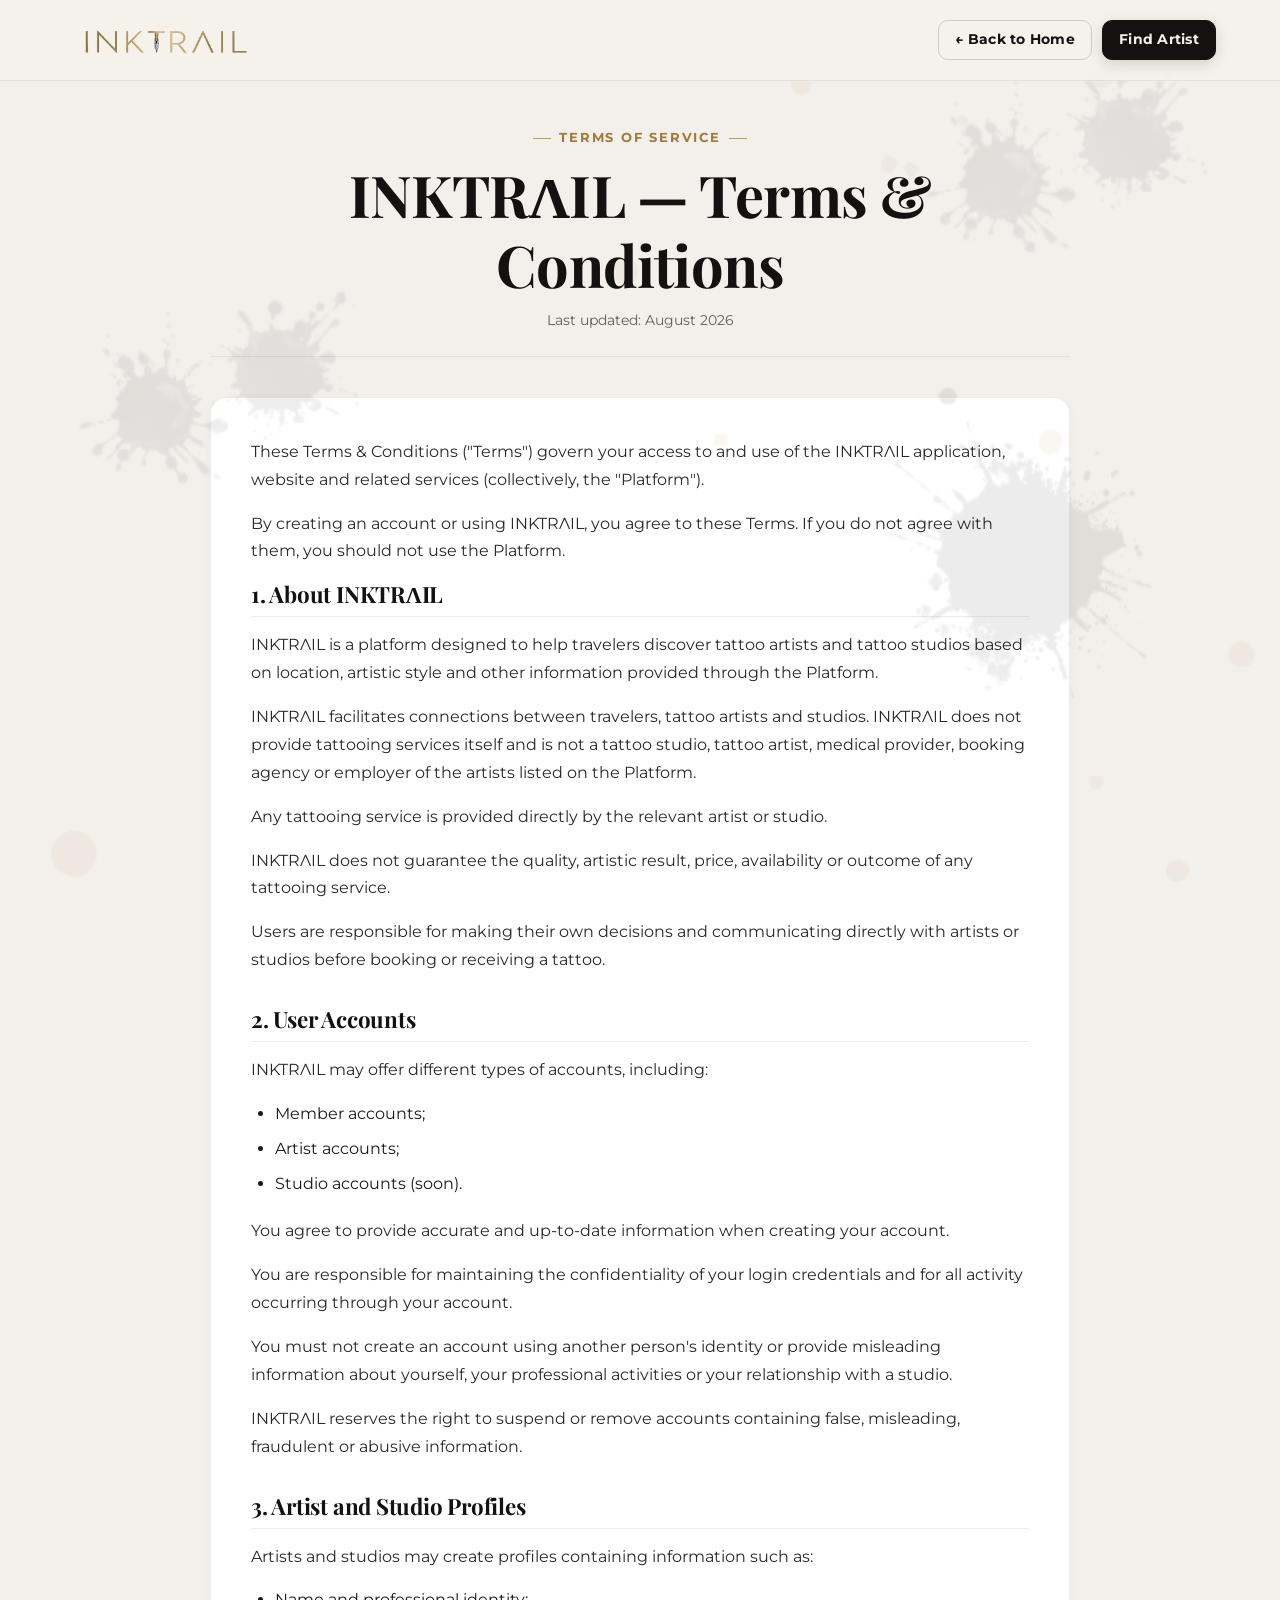
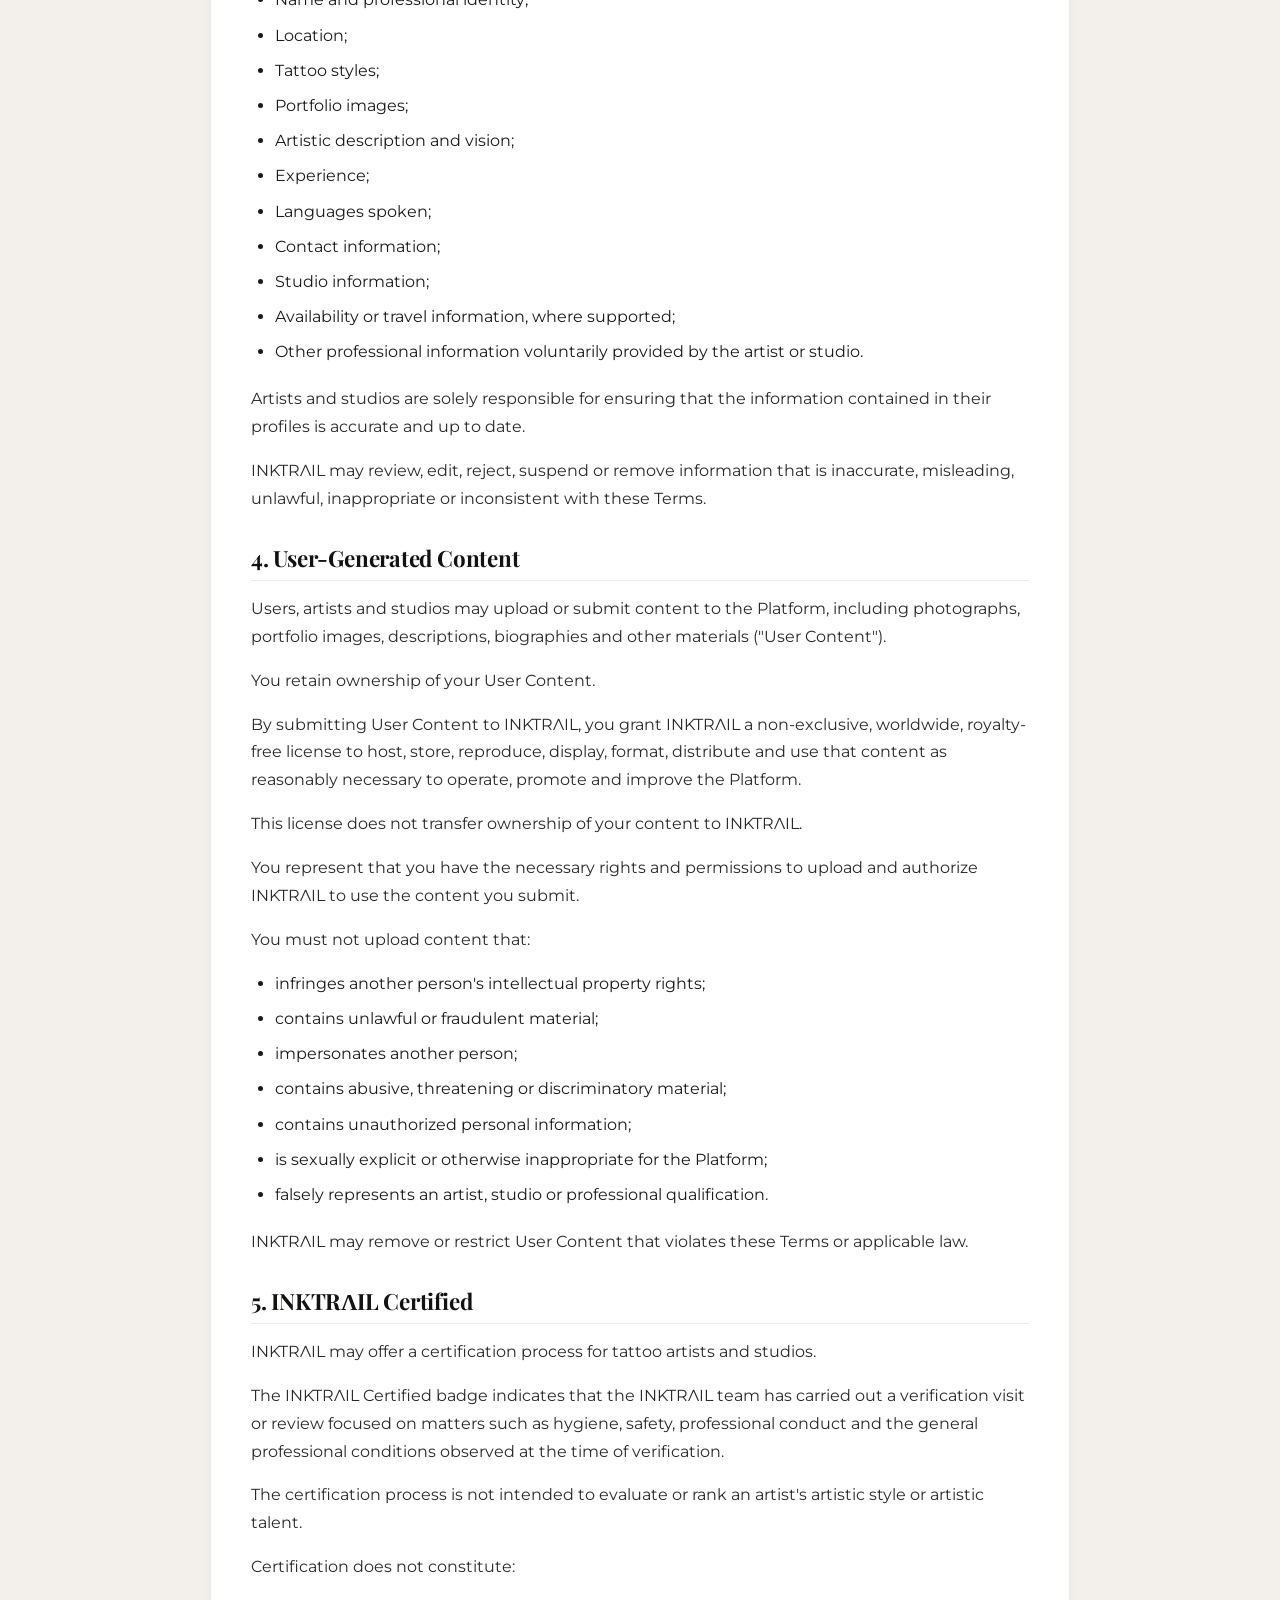
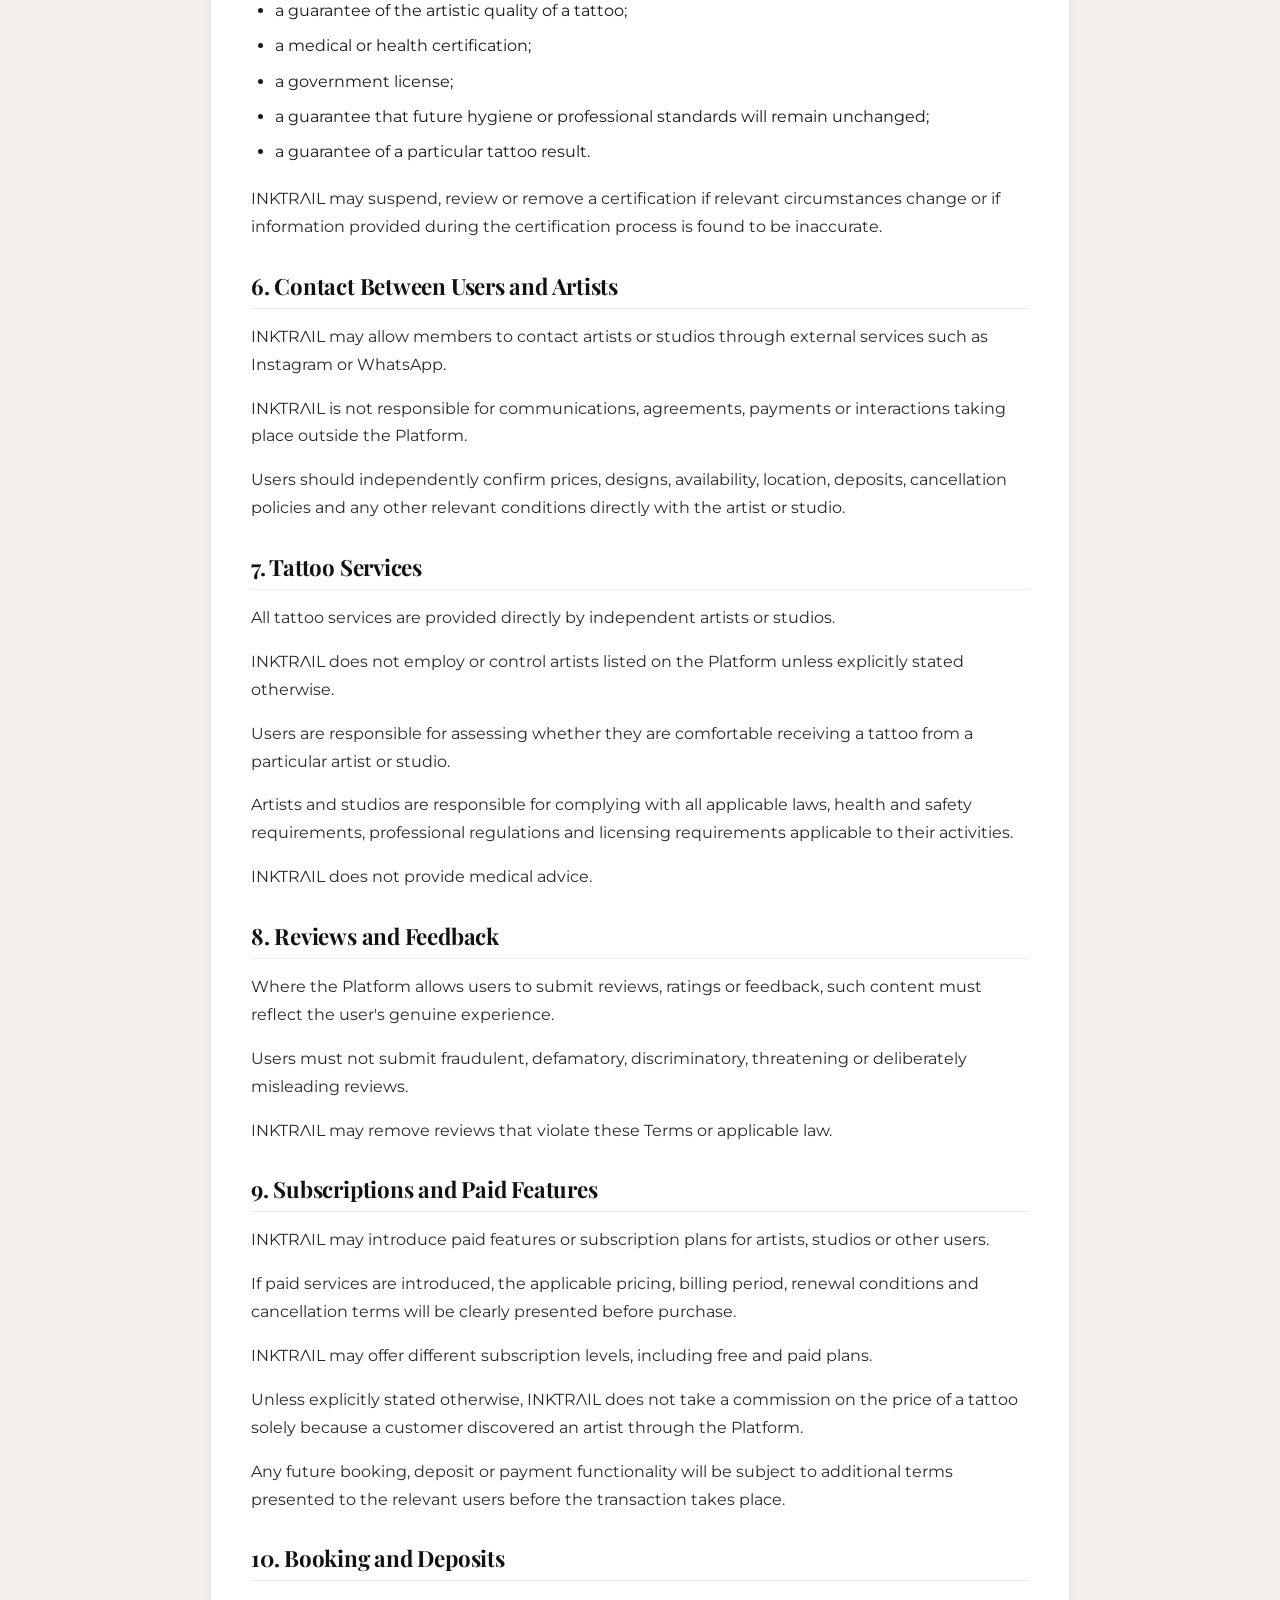
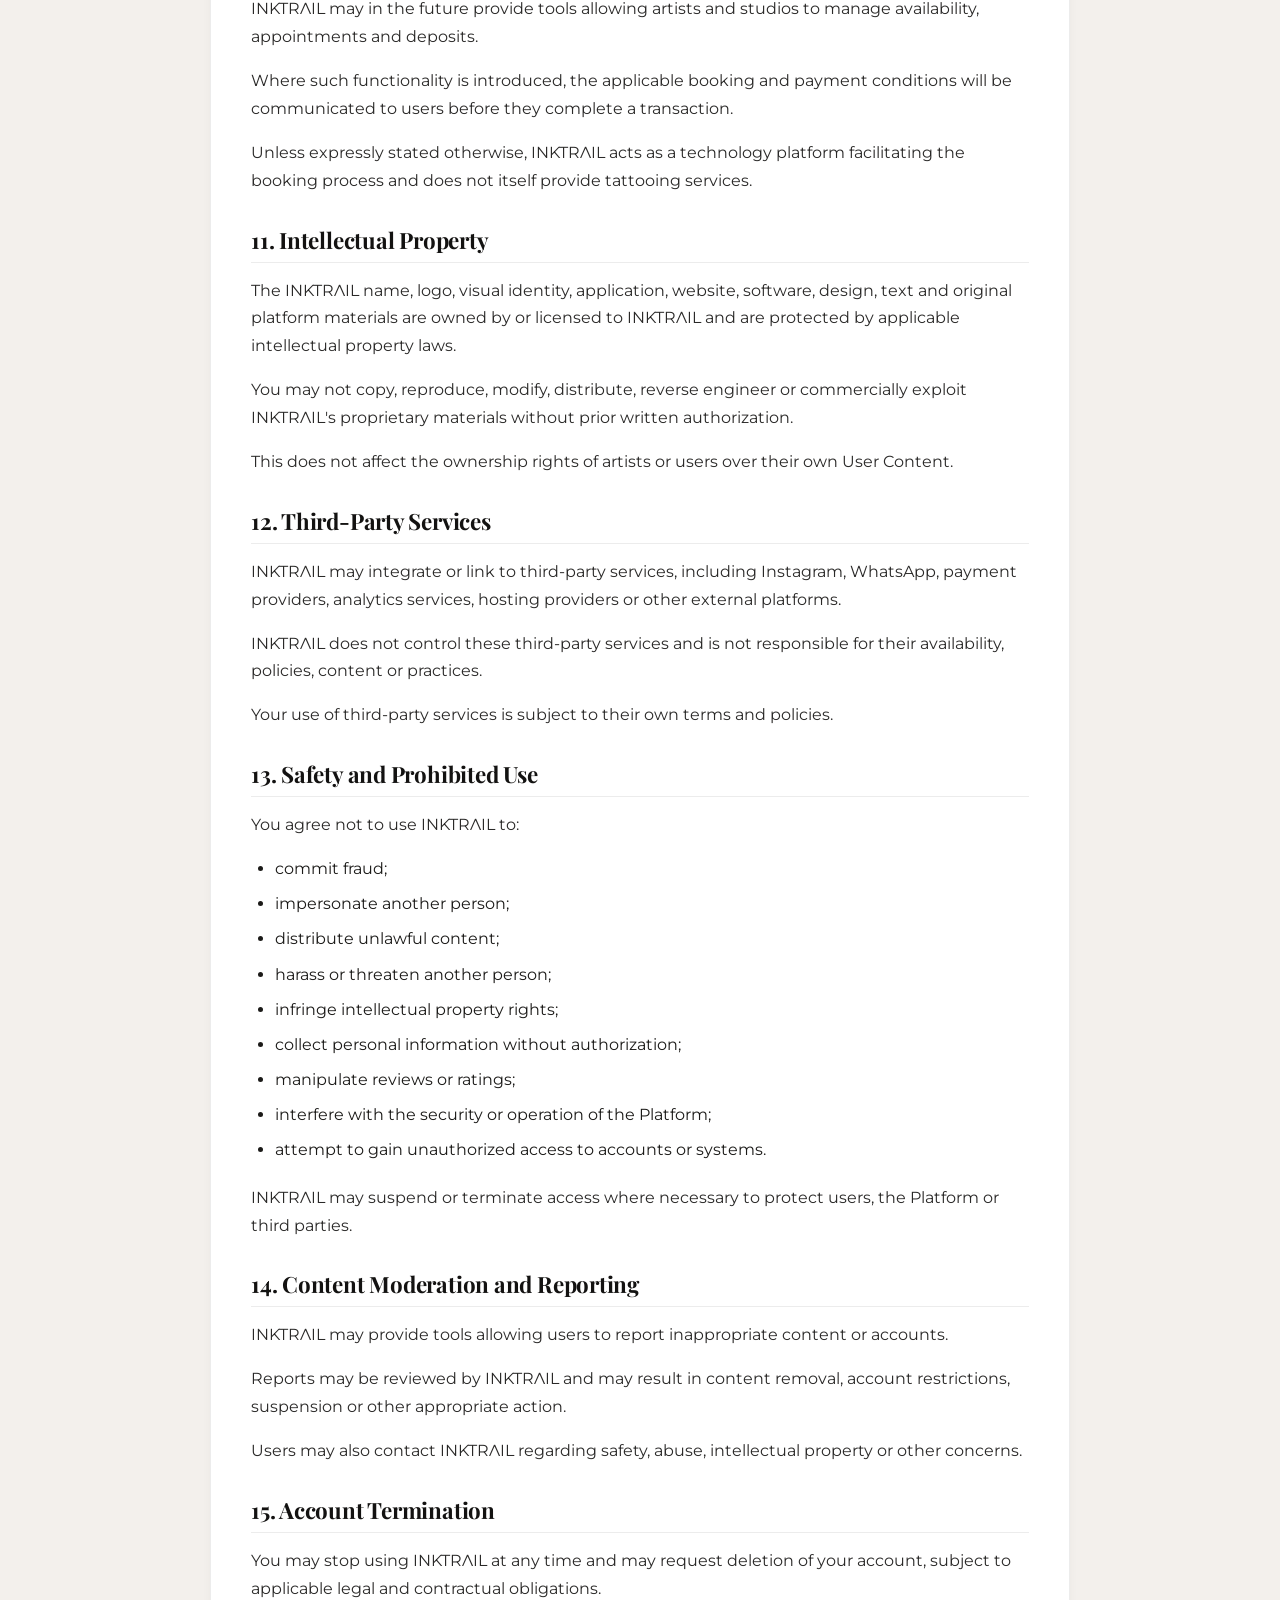
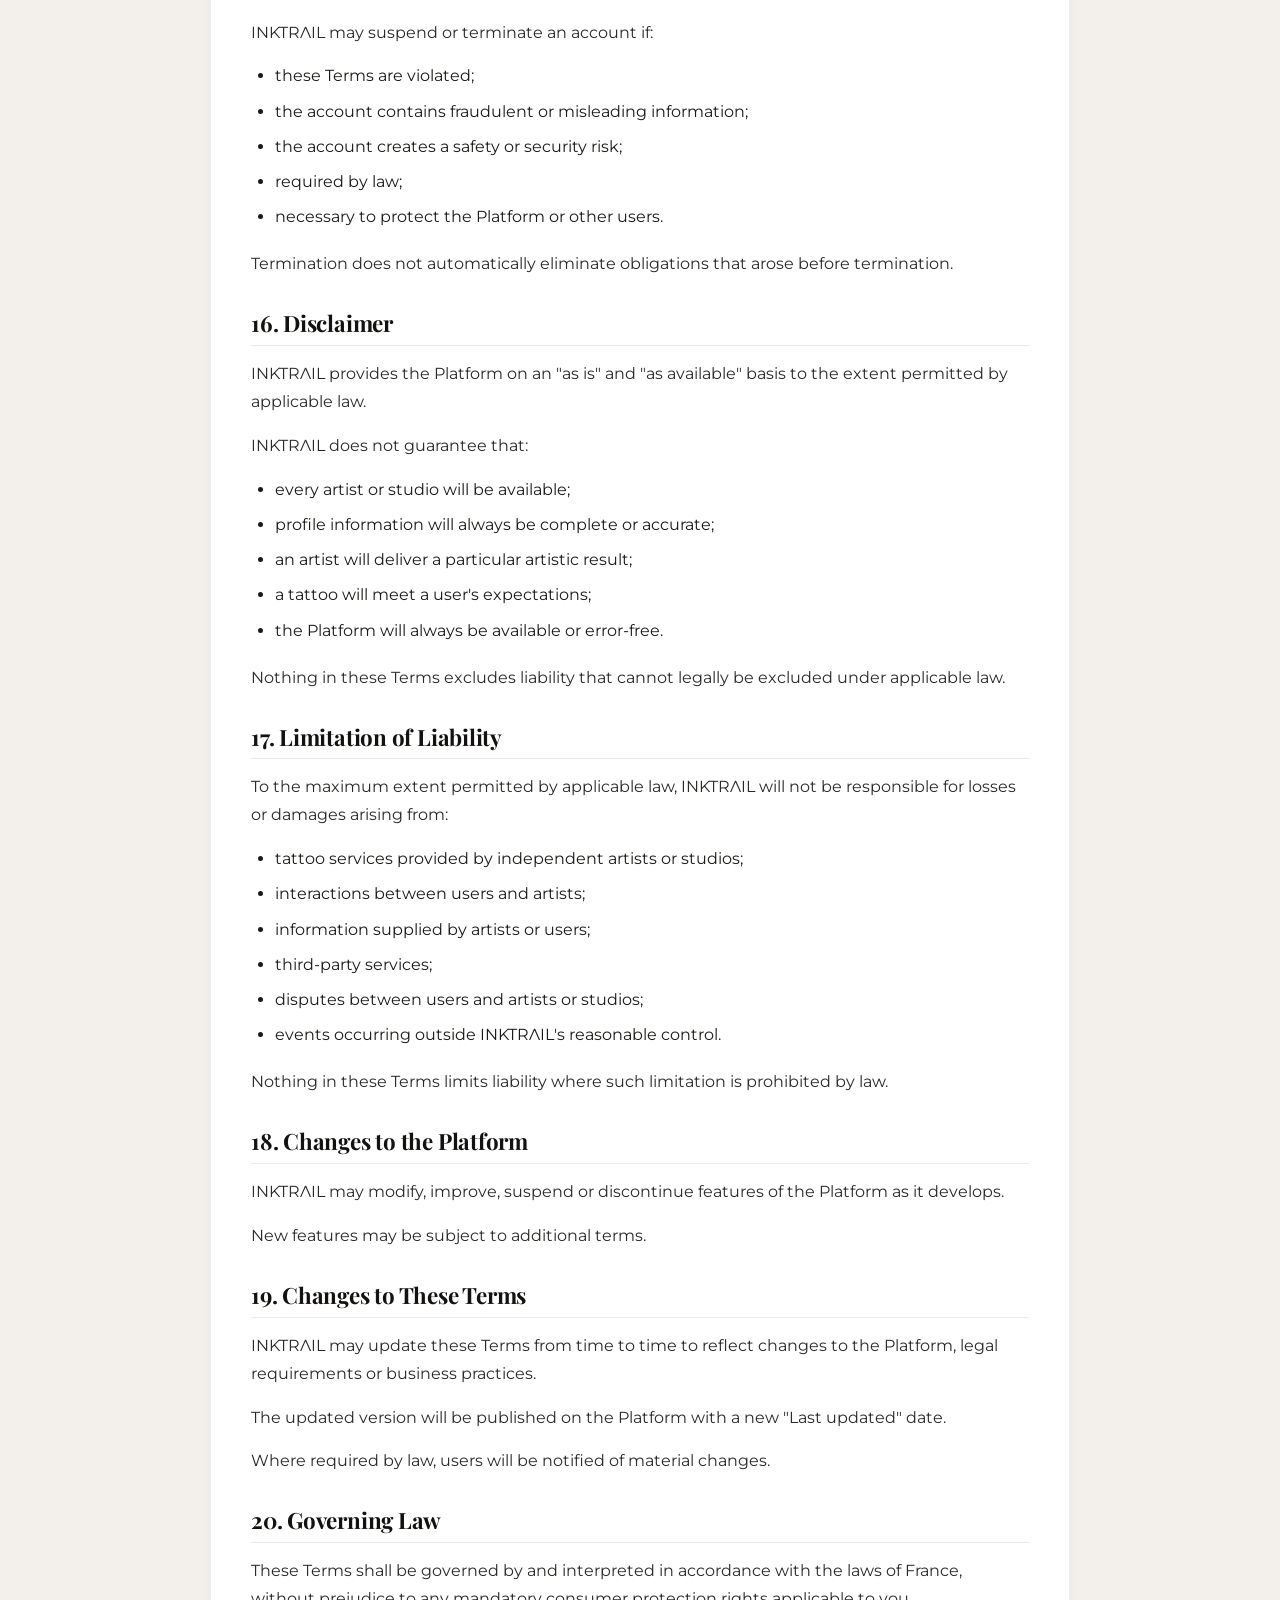
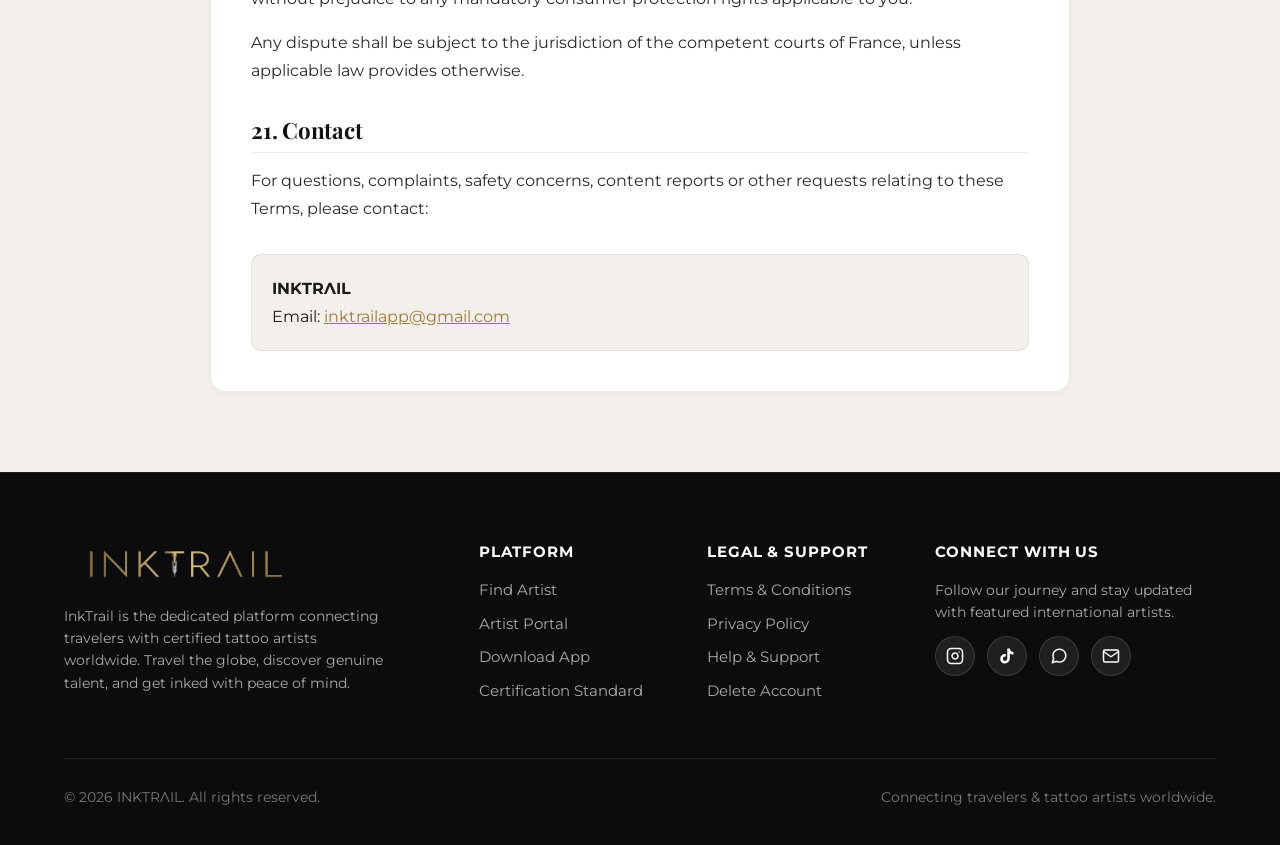
<file: terms.html>
<!doctype html>
<html lang="en">
<head>
  <meta charset="utf-8" />
  <meta name="viewport" content="width=device-width, initial-scale=1" />
  <title>Terms & Conditions — INKTRΛIL</title>
  <meta name="description" content="Review the Terms & Conditions governing your access and use of the INKTRΛIL website, application, and platform services." />
  <link rel="canonical" href="https://inktrailapp.com/terms.html" />

  <!-- Open Graph -->
  <meta property="og:type" content="website" />
  <meta property="og:site_name" content="INKTRΛIL" />
  <meta property="og:title" content="Terms & Conditions — INKTRΛIL" />
  <meta property="og:description" content="Terms and Conditions governing the use of INKTRΛIL." />
  <meta property="og:url" content="https://inktrailapp.com/terms.html" />
  <meta property="og:image" content="https://inktrailapp.com/assets/logo-mark.jpg" />

  <!-- Favicons -->
  <link rel="icon" type="image/x-icon" href="favicon.ico" />
  <link rel="icon" type="image/png" sizes="32x32" href="assets/favicon-32x32.png" />
  <link rel="icon" type="image/png" sizes="16x16" href="assets/favicon-16x16.png" />
  <link rel="apple-touch-icon" sizes="180x180" href="assets/apple-touch-icon.png" />

  <!-- Fonts -->
  <link rel="preconnect" href="https://fonts.googleapis.com" crossorigin />
  <link rel="preconnect" href="https://fonts.gstatic.com" crossorigin />
  <link href="https://fonts.googleapis.com/css2?family=Montserrat:wght@400;500;600;700&family=Playfair+Display:ital,wght@0,400;0,700;1,400&display=swap" rel="stylesheet" />

  <!-- Master Stylesheet -->
  <link rel="stylesheet" href="assets/site.css" />
</head>
<body>
  <!-- Global Header -->
  <header class="site-header subpage-header" role="banner">
    <div class="container header-inner">
      <a href="index.html" class="brand-link" aria-label="INKTRΛIL Homepage">
        <img src="assets/logo-parfait-or.jpg" alt="INKTRΛIL" class="brand-logo-img" width="220" height="40" />
      </a>
      <div class="header-actions">
        <a class="btn btn-ghost btn-sm" href="index.html">← Back to Home</a>
        <a class="btn btn-primary btn-sm" href="https://app.inktrailapp.com/search" target="_blank" rel="noopener noreferrer">Find Artist</a>
      </div>
    </div>
  </header>

  <main class="page-container" role="main">
    <div class="page-header">
      <span class="eyebrow">TERMS OF SERVICE</span>
      <h1>INKTRΛIL — Terms & Conditions</h1>
      <p class="last-updated">Last updated: August 2026</p>
    </div>

    <article class="content-card">
      <p>These Terms & Conditions ("Terms") govern your access to and use of the INKTRΛIL application, website and related services (collectively, the "Platform").</p>
      <p>By creating an account or using INKTRΛIL, you agree to these Terms. If you do not agree with them, you should not use the Platform.</p>

      <h2>1. About INKTRΛIL</h2>
      <p>INKTRΛIL is a platform designed to help travelers discover tattoo artists and tattoo studios based on location, artistic style and other information provided through the Platform.</p>
      <p>INKTRΛIL facilitates connections between travelers, tattoo artists and studios. INKTRΛIL does not provide tattooing services itself and is not a tattoo studio, tattoo artist, medical provider, booking agency or employer of the artists listed on the Platform.</p>
      <p>Any tattooing service is provided directly by the relevant artist or studio.</p>
      <p>INKTRΛIL does not guarantee the quality, artistic result, price, availability or outcome of any tattooing service.</p>
      <p>Users are responsible for making their own decisions and communicating directly with artists or studios before booking or receiving a tattoo.</p>

      <h2>2. User Accounts</h2>
      <p>INKTRΛIL may offer different types of accounts, including:</p>
      <ul>
        <li>Member accounts;</li>
        <li>Artist accounts;</li>
        <li>Studio accounts (soon).</li>
      </ul>
      <p>You agree to provide accurate and up-to-date information when creating your account.</p>
      <p>You are responsible for maintaining the confidentiality of your login credentials and for all activity occurring through your account.</p>
      <p>You must not create an account using another person's identity or provide misleading information about yourself, your professional activities or your relationship with a studio.</p>
      <p>INKTRΛIL reserves the right to suspend or remove accounts containing false, misleading, fraudulent or abusive information.</p>

      <h2>3. Artist and Studio Profiles</h2>
      <p>Artists and studios may create profiles containing information such as:</p>
      <ul>
        <li>Name and professional identity;</li>
        <li>Location;</li>
        <li>Tattoo styles;</li>
        <li>Portfolio images;</li>
        <li>Artistic description and vision;</li>
        <li>Experience;</li>
        <li>Languages spoken;</li>
        <li>Contact information;</li>
        <li>Studio information;</li>
        <li>Availability or travel information, where supported;</li>
        <li>Other professional information voluntarily provided by the artist or studio.</li>
      </ul>
      <p>Artists and studios are solely responsible for ensuring that the information contained in their profiles is accurate and up to date.</p>
      <p>INKTRΛIL may review, edit, reject, suspend or remove information that is inaccurate, misleading, unlawful, inappropriate or inconsistent with these Terms.</p>

      <h2>4. User-Generated Content</h2>
      <p>Users, artists and studios may upload or submit content to the Platform, including photographs, portfolio images, descriptions, biographies and other materials ("User Content").</p>
      <p>You retain ownership of your User Content.</p>
      <p>By submitting User Content to INKTRΛIL, you grant INKTRΛIL a non-exclusive, worldwide, royalty-free license to host, store, reproduce, display, format, distribute and use that content as reasonably necessary to operate, promote and improve the Platform.</p>
      <p>This license does not transfer ownership of your content to INKTRΛIL.</p>
      <p>You represent that you have the necessary rights and permissions to upload and authorize INKTRΛIL to use the content you submit.</p>
      <p>You must not upload content that:</p>
      <ul>
        <li>infringes another person's intellectual property rights;</li>
        <li>contains unlawful or fraudulent material;</li>
        <li>impersonates another person;</li>
        <li>contains abusive, threatening or discriminatory material;</li>
        <li>contains unauthorized personal information;</li>
        <li>is sexually explicit or otherwise inappropriate for the Platform;</li>
        <li>falsely represents an artist, studio or professional qualification.</li>
      </ul>
      <p>INKTRΛIL may remove or restrict User Content that violates these Terms or applicable law.</p>

      <h2>5. INKTRΛIL Certified</h2>
      <p>INKTRΛIL may offer a certification process for tattoo artists and studios.</p>
      <p>The INKTRΛIL Certified badge indicates that the INKTRΛIL team has carried out a verification visit or review focused on matters such as hygiene, safety, professional conduct and the general professional conditions observed at the time of verification.</p>
      <p>The certification process is not intended to evaluate or rank an artist's artistic style or artistic talent.</p>
      <p>Certification does not constitute:</p>
      <ul>
        <li>a guarantee of the artistic quality of a tattoo;</li>
        <li>a medical or health certification;</li>
        <li>a government license;</li>
        <li>a guarantee that future hygiene or professional standards will remain unchanged;</li>
        <li>a guarantee of a particular tattoo result.</li>
      </ul>
      <p>INKTRΛIL may suspend, review or remove a certification if relevant circumstances change or if information provided during the certification process is found to be inaccurate.</p>

      <h2>6. Contact Between Users and Artists</h2>
      <p>INKTRΛIL may allow members to contact artists or studios through external services such as Instagram or WhatsApp.</p>
      <p>INKTRΛIL is not responsible for communications, agreements, payments or interactions taking place outside the Platform.</p>
      <p>Users should independently confirm prices, designs, availability, location, deposits, cancellation policies and any other relevant conditions directly with the artist or studio.</p>

      <h2>7. Tattoo Services</h2>
      <p>All tattoo services are provided directly by independent artists or studios.</p>
      <p>INKTRΛIL does not employ or control artists listed on the Platform unless explicitly stated otherwise.</p>
      <p>Users are responsible for assessing whether they are comfortable receiving a tattoo from a particular artist or studio.</p>
      <p>Artists and studios are responsible for complying with all applicable laws, health and safety requirements, professional regulations and licensing requirements applicable to their activities.</p>
      <p>INKTRΛIL does not provide medical advice.</p>

      <h2>8. Reviews and Feedback</h2>
      <p>Where the Platform allows users to submit reviews, ratings or feedback, such content must reflect the user's genuine experience.</p>
      <p>Users must not submit fraudulent, defamatory, discriminatory, threatening or deliberately misleading reviews.</p>
      <p>INKTRΛIL may remove reviews that violate these Terms or applicable law.</p>

      <h2>9. Subscriptions and Paid Features</h2>
      <p>INKTRΛIL may introduce paid features or subscription plans for artists, studios or other users.</p>
      <p>If paid services are introduced, the applicable pricing, billing period, renewal conditions and cancellation terms will be clearly presented before purchase.</p>
      <p>INKTRΛIL may offer different subscription levels, including free and paid plans.</p>
      <p>Unless explicitly stated otherwise, INKTRΛIL does not take a commission on the price of a tattoo solely because a customer discovered an artist through the Platform.</p>
      <p>Any future booking, deposit or payment functionality will be subject to additional terms presented to the relevant users before the transaction takes place.</p>

      <h2>10. Booking and Deposits</h2>
      <p>INKTRΛIL may in the future provide tools allowing artists and studios to manage availability, appointments and deposits.</p>
      <p>Where such functionality is introduced, the applicable booking and payment conditions will be communicated to users before they complete a transaction.</p>
      <p>Unless expressly stated otherwise, INKTRΛIL acts as a technology platform facilitating the booking process and does not itself provide tattooing services.</p>

      <h2>11. Intellectual Property</h2>
      <p>The INKTRΛIL name, logo, visual identity, application, website, software, design, text and original platform materials are owned by or licensed to INKTRΛIL and are protected by applicable intellectual property laws.</p>
      <p>You may not copy, reproduce, modify, distribute, reverse engineer or commercially exploit INKTRΛIL's proprietary materials without prior written authorization.</p>
      <p>This does not affect the ownership rights of artists or users over their own User Content.</p>

      <h2>12. Third-Party Services</h2>
      <p>INKTRΛIL may integrate or link to third-party services, including Instagram, WhatsApp, payment providers, analytics services, hosting providers or other external platforms.</p>
      <p>INKTRΛIL does not control these third-party services and is not responsible for their availability, policies, content or practices.</p>
      <p>Your use of third-party services is subject to their own terms and policies.</p>

      <h2>13. Safety and Prohibited Use</h2>
      <p>You agree not to use INKTRΛIL to:</p>
      <ul>
        <li>commit fraud;</li>
        <li>impersonate another person;</li>
        <li>distribute unlawful content;</li>
        <li>harass or threaten another person;</li>
        <li>infringe intellectual property rights;</li>
        <li>collect personal information without authorization;</li>
        <li>manipulate reviews or ratings;</li>
        <li>interfere with the security or operation of the Platform;</li>
        <li>attempt to gain unauthorized access to accounts or systems.</li>
      </ul>
      <p>INKTRΛIL may suspend or terminate access where necessary to protect users, the Platform or third parties.</p>

      <h2>14. Content Moderation and Reporting</h2>
      <p>INKTRΛIL may provide tools allowing users to report inappropriate content or accounts.</p>
      <p>Reports may be reviewed by INKTRΛIL and may result in content removal, account restrictions, suspension or other appropriate action.</p>
      <p>Users may also contact INKTRΛIL regarding safety, abuse, intellectual property or other concerns.</p>

      <h2>15. Account Termination</h2>
      <p>You may stop using INKTRΛIL at any time and may request deletion of your account, subject to applicable legal and contractual obligations.</p>
      <p>INKTRΛIL may suspend or terminate an account if:</p>
      <ul>
        <li>these Terms are violated;</li>
        <li>the account contains fraudulent or misleading information;</li>
        <li>the account creates a safety or security risk;</li>
        <li>required by law;</li>
        <li>necessary to protect the Platform or other users.</li>
      </ul>
      <p>Termination does not automatically eliminate obligations that arose before termination.</p>

      <h2>16. Disclaimer</h2>
      <p>INKTRΛIL provides the Platform on an "as is" and "as available" basis to the extent permitted by applicable law.</p>
      <p>INKTRΛIL does not guarantee that:</p>
      <ul>
        <li>every artist or studio will be available;</li>
        <li>profile information will always be complete or accurate;</li>
        <li>an artist will deliver a particular artistic result;</li>
        <li>a tattoo will meet a user's expectations;</li>
        <li>the Platform will always be available or error-free.</li>
      </ul>
      <p>Nothing in these Terms excludes liability that cannot legally be excluded under applicable law.</p>

      <h2>17. Limitation of Liability</h2>
      <p>To the maximum extent permitted by applicable law, INKTRΛIL will not be responsible for losses or damages arising from:</p>
      <ul>
        <li>tattoo services provided by independent artists or studios;</li>
        <li>interactions between users and artists;</li>
        <li>information supplied by artists or users;</li>
        <li>third-party services;</li>
        <li>disputes between users and artists or studios;</li>
        <li>events occurring outside INKTRΛIL's reasonable control.</li>
      </ul>
      <p>Nothing in these Terms limits liability where such limitation is prohibited by law.</p>

      <h2>18. Changes to the Platform</h2>
      <p>INKTRΛIL may modify, improve, suspend or discontinue features of the Platform as it develops.</p>
      <p>New features may be subject to additional terms.</p>

      <h2>19. Changes to These Terms</h2>
      <p>INKTRΛIL may update these Terms from time to time to reflect changes to the Platform, legal requirements or business practices.</p>
      <p>The updated version will be published on the Platform with a new "Last updated" date.</p>
      <p>Where required by law, users will be notified of material changes.</p>

      <h2>20. Governing Law</h2>
      <p>These Terms shall be governed by and interpreted in accordance with the laws of France, without prejudice to any mandatory consumer protection rights applicable to you.</p>
      <p>Any dispute shall be subject to the jurisdiction of the competent courts of France, unless applicable law provides otherwise.</p>

      <h2>21. Contact</h2>
      <p>For questions, complaints, safety concerns, content reports or other requests relating to these Terms, please contact:</p>
      <div class="contact-box">
        <strong>INKTRΛIL</strong><br />
        Email: <a href="mailto:inktrailapp@gmail.com" style="color:var(--gold-dark); text-decoration:underline;">inktrailapp@gmail.com</a>
      </div>
    </article>
  </main>

  <!-- Global Footer (SOW Section 7) -->
  <footer class="site-footer" role="contentinfo">
    <div class="container">
      <div class="footer-top">
        <div class="footer-brand-col">
          <img src="assets/logo-parfait-or.jpg" alt="INKTRΛIL" class="footer-logo" width="200" height="36" />
          <p class="footer-about">
            InkTrail is the dedicated platform connecting travelers with certified tattoo artists worldwide. Travel the globe, discover genuine talent, and get inked with peace of mind.
          </p>
        </div>

        <div class="footer-col">
          <h4>Platform</h4>
          <ul class="footer-links">
            <li><a href="https://app.inktrailapp.com/search" target="_blank" rel="noopener noreferrer">Find Artist</a></li>
            <li><a href="https://app.inktrailapp.com/account-type" target="_blank" rel="noopener noreferrer">Artist Portal</a></li>
            <li><a href="download.html">Download App</a></li>
            <li><a href="index.html#certification">Certification Standard</a></li>
          </ul>
        </div>

        <div class="footer-col">
          <h4>Legal & Support</h4>
          <ul class="footer-links">
            <li><a href="terms.html">Terms & Conditions</a></li>
            <li><a href="privacy.html">Privacy Policy</a></li>
            <li><a href="support.html">Help & Support</a></li>
            <li><a href="delete-account.html">Delete Account</a></li>
          </ul>
        </div>

        <div class="footer-col">
          <h4>Connect with Us</h4>
          <p style="font-size:0.875rem; color:rgba(255,255,255,0.65); margin-bottom:12px;">
            Follow our journey and stay updated with featured international artists.
          </p>
          <div class="social-links-row" aria-label="Social media channels">
            <!-- Instagram -->
            <a href="https://www.instagram.com/inktrail.app/" target="_blank" rel="noopener noreferrer" class="social-btn" aria-label="Follow InkTrail on Instagram" data-content="social-instagram">
              <svg viewBox="0 0 24 24" fill="none" stroke="currentColor" stroke-width="2" stroke-linecap="round" stroke-linejoin="round" aria-hidden="true"><rect x="2" y="2" width="20" height="20" rx="5" ry="5"></rect><path d="M16 11.37A4 4 0 1 1 12.63 8 4 4 0 0 1 16 11.37z"></path><line x1="17.5" y1="6.5" x2="17.51" y2="6.5"></line></svg>
            </a>

            <!-- TikTok -->
            <a href="https://www.tiktok.com/@inktrail.app?lang=fr" target="_blank" rel="noopener noreferrer" class="social-btn" aria-label="Follow InkTrail on TikTok" data-content="social-tiktok">
              <svg viewBox="0 0 24 24" fill="currentColor" aria-hidden="true"><path d="M19.59 6.69a4.83 4.83 0 0 1-3.77-4.25V2h-3.45v13.67a2.89 2.89 0 0 1-5.2 1.74 2.89 2.89 0 0 1 2.31-4.64c.298-.002.595.042.88.13V9.4a6.33 6.33 0 0 0-1-.08A6.34 6.34 0 0 0 3 15.66a6.34 6.34 0 0 0 10.82 4.49 6.27 6.27 0 0 0 1.89-4.49V8.69a8.18 8.18 0 0 0 4.77 1.52v-3.4a4.85 4.85 0 0 1-.89-.12z"/></svg>
            </a>

            <!-- WhatsApp -->
            <a href="https://wa.me/33689978110" target="_blank" rel="noopener noreferrer" class="social-btn" aria-label="Chat with InkTrail on WhatsApp" data-content="social-whatsapp">
              <svg viewBox="0 0 24 24" fill="none" stroke="currentColor" stroke-width="2" stroke-linecap="round" stroke-linejoin="round" aria-hidden="true"><path d="M21 11.5a8.38 8.38 0 0 1-.9 3.8 8.5 8.5 0 0 1-7.6 4.7 8.38 8.38 0 0 1-3.8-.9L3 21l1.9-5.7a8.38 8.38 0 0 1-.9-3.8 8.5 8.5 0 0 1 4.7-7.6 8.38 8.38 0 0 1 3.8-.9h.5a8.48 8.48 0 0 1 8 8v.5z"></path></svg>
            </a>

            <!-- Support Email -->
            <a href="mailto:inktrailapp@gmail.com" class="social-btn" aria-label="Email InkTrail Support">
              <svg viewBox="0 0 24 24" fill="none" stroke="currentColor" stroke-width="2" stroke-linecap="round" stroke-linejoin="round" aria-hidden="true"><path d="M4 4h16c1.1 0 2 .9 2 2v12c0 1.1-.9 2-2 2H4c-1.1 0-2-.9-2-2V6c0-1.1.9-2 2-2z"></path><polyline points="22,6 12,13 2,6"></polyline></svg>
            </a>
          </div>
        </div>
      </div>

      <div class="footer-bottom">
        <div>© 2026 INKTRΛIL. All rights reserved.</div>
        <div>Connecting travelers & tattoo artists worldwide.</div>
      </div>
    </div>
  </footer>

  <!-- Scripts -->
  <script src="assets/content.js"></script>
  <script src="assets/app.js"></script>
</body>
</html>
</file>
<file: assets/site.css>
/* ==============================================================================
   INKTRΛIL — Design System & Master Stylesheet
   ==============================================================================
   Authentic tattoo-culture aesthetic blending minimalist elegance with artisanal craft.
   Palette: Warm Cream, Deep Charcoal/Black, Imperial Gold.
   Typography: Playfair Display (Serif Headings) & Montserrat (Geometric Sans).
   ============================================================================== */

:root {
  /* Brand Palette */
  --bg: hsl(36, 22%, 94%);                  /* Soft warm parchment / cream */
  --bg-subtle: hsl(36, 20%, 91%);
  --surface: #ffffff;
  --surface-alt: #faf8f5;
  --brand-black: hsl(30, 6%, 7%);           /* Rich deep black #121110 */
  --brand-black-soft: hsl(30, 6%, 13%);     /* #22201e */
  --brand-black-card: hsl(30, 6%, 10%);
  --gold: hsl(38, 50%, 56%);                /* Signature gold #c49a58 */
  --gold-dark: hsl(38, 48%, 42%);           /* #9e7737 */
  --gold-light: hsl(38, 54%, 72%);          /* #dec291 */
  --gold-glow: hsla(38, 50%, 56%, 0.18);
  --gold-glow-strong: hsla(38, 50%, 56%, 0.35);

  /* Functional Tokens */
  --text-main: hsl(30, 6%, 10%);
  --text-muted: rgba(18, 17, 16, 0.65);
  --text-subtle: rgba(18, 17, 16, 0.45);
  --border-light: rgba(18, 17, 16, 0.08);
  --border-medium: rgba(18, 17, 16, 0.16);
  --border-gold: rgba(196, 154, 88, 0.35);
  --radius-sm: 6px;
  --radius-md: 10px;
  --radius-lg: 16px;
  --radius-xl: 24px;
  --radius-full: 9999px;

  /* Typography */
  --heading-serif: "Playfair Display", Georgia, "Times New Roman", serif;
  --safe-sans: "Montserrat", -apple-system, BlinkMacSystemFont, "Segoe UI", Roboto, "Helvetica Neue", Arial, sans-serif;
  --max-width: 1200px;
  --header-height: 80px;

  /* Shadows */
  --shadow-subtle: 0 2px 8px rgba(18, 17, 16, 0.04);
  --shadow-card: 0 10px 30px rgba(18, 17, 16, 0.06);
  --shadow-hover: 0 16px 40px rgba(18, 17, 16, 0.1);
  --shadow-gold: 0 8px 24px var(--gold-glow);
}

/* Base Reset & Box Sizing */
*, *::before, *::after {
  box-sizing: border-box;
  margin: 0;
  padding: 0;
}

html {
  font-size: 16px;
  scroll-behavior: smooth;
  -webkit-text-size-adjust: 100%;
}

body {
  min-height: 100vh;
  background-color: var(--bg);
  color: var(--text-main);
  font-family: var(--safe-sans);
  line-height: 1.6;
  -webkit-font-smoothing: antialiased;
  -moz-osx-font-smoothing: grayscale;
  overflow-x: hidden;
  position: relative;
}

/* Subtle background texture overlay using branded ink splatters */
body::before {
  content: "";
  position: fixed;
  top: 0;
  left: 0;
  width: 100%;
  height: 100%;
  background-image: url("ink-splatter-light.png");
  background-repeat: repeat-y;
  background-position: center top;
  background-size: 100% auto;
  opacity: 0.075;
  mix-blend-mode: multiply;
  pointer-events: none;
  z-index: 0;
}

/* Accessibility: Skip Link & Screen Reader Only */
.skip-link {
  position: absolute;
  top: -100px;
  left: 16px;
  background: var(--brand-black);
  color: #ffffff;
  padding: 12px 20px;
  border-radius: var(--radius-sm);
  z-index: 9999;
  font-weight: 700;
  text-decoration: none;
  transition: top 0.2s ease;
}
.skip-link:focus {
  top: 16px;
  outline: 3px solid var(--gold);
}

.sr-only {
  position: absolute;
  width: 1px;
  height: 1px;
  padding: 0;
  margin: -1px;
  overflow: hidden;
  clip: rect(0, 0, 0, 0);
  white-space: nowrap;
  border: 0;
}

/* Typography Hierarchy */
h1, h2, h3, h4, h5, h6 {
  font-family: var(--heading-serif);
  color: var(--brand-black);
  font-weight: 700;
  line-height: 1.2;
  letter-spacing: -0.01em;
}

h1 { font-size: clamp(2.2rem, 5vw, 3.6rem); }
h2 { font-size: clamp(1.8rem, 3.5vw, 2.6rem); }
h3 { font-size: clamp(1.3rem, 2.5vw, 1.7rem); }
h4 { font-size: 1.15rem; }

p {
  color: var(--text-main);
  font-size: 1.025rem;
}

.eyebrow {
  display: inline-flex;
  align-items: center;
  gap: 8px;
  font-family: var(--safe-sans);
  font-size: 0.8rem;
  font-weight: 700;
  text-transform: uppercase;
  letter-spacing: 0.14em;
  color: var(--gold-dark);
  margin-bottom: 12px;
}
.eyebrow::before, .eyebrow::after {
  content: "";
  display: inline-block;
  width: 18px;
  height: 1.5px;
  background: var(--gold);
}

.lead {
  font-size: 1.15rem;
  line-height: 1.65;
  color: var(--text-muted);
}

.gold { color: var(--gold); }
.gold-accent { color: var(--gold-dark); font-weight: 700; }

/* Interactive & Accessibility Focus */
a {
  color: inherit;
  text-decoration: none;
  transition: color 0.2s ease, opacity 0.2s ease;
}

a:focus-visible, button:focus-visible {
  outline: 3px solid var(--gold);
  outline-offset: 3px;
}

/* Container */
.container {
  width: 100%;
  max-width: var(--max-width);
  margin: 0 auto;
  padding: 0 24px;
  position: relative;
  z-index: 1;
}

.container-narrow {
  max-width: 860px;
}

/* Buttons System */
.btn {
  display: inline-flex;
  align-items: center;
  justify-content: center;
  gap: 8px;
  padding: 13px 24px;
  font-family: var(--safe-sans);
  font-size: 0.95rem;
  font-weight: 700;
  letter-spacing: 0.02em;
  border-radius: var(--radius-md);
  text-decoration: none;
  cursor: pointer;
  border: 1.5px solid transparent;
  transition: all 0.25s cubic-bezier(0.16, 1, 0.3, 1);
  min-height: 48px;
  box-sizing: border-box;
  white-space: nowrap;
}

.btn-primary {
  background: var(--brand-black);
  color: var(--bg);
  border-color: var(--brand-black);
  box-shadow: 0 4px 14px rgba(18, 17, 16, 0.15);
}
.btn-primary:hover {
  background: var(--brand-black-soft);
  border-color: var(--gold);
  color: #ffffff;
  transform: translateY(-2px);
  box-shadow: 0 6px 20px rgba(18, 17, 16, 0.22);
}

.btn-secondary {
  background: #ffffff;
  color: var(--brand-black);
  border-color: var(--border-medium);
  box-shadow: var(--shadow-subtle);
}
.btn-secondary:hover {
  border-color: var(--gold);
  color: var(--gold-dark);
  transform: translateY(-2px);
  box-shadow: var(--shadow-card);
}

.btn-gold {
  background: var(--gold);
  color: #ffffff;
  border-color: var(--gold);
  box-shadow: var(--shadow-gold);
}
.btn-gold:hover {
  background: var(--gold-dark);
  border-color: var(--gold-dark);
  transform: translateY(-2px);
  box-shadow: 0 8px 24px var(--gold-glow-strong);
}

.btn-ghost {
  background: transparent;
  color: var(--brand-black);
  border-color: var(--border-medium);
}
.btn-ghost:hover {
  background: rgba(18, 17, 16, 0.04);
  border-color: var(--brand-black);
  transform: translateY(-2px);
}

.btn-sm {
  padding: 8px 16px;
  font-size: 0.85rem;
  min-height: 40px;
}

.btn-lg {
  padding: 16px 32px;
  font-size: 1.05rem;
  min-height: 54px;
}

.btn-group {
  display: flex;
  flex-wrap: wrap;
  gap: 14px;
  align-items: center;
}

/* Site Header & Navigation */
.site-header {
  position: sticky;
  top: 0;
  width: 100%;
  background: rgba(245, 242, 235, 0.94);
  backdrop-filter: blur(14px);
  -webkit-backdrop-filter: blur(14px);
  border-bottom: 1px solid var(--border-light);
  z-index: 1000;
  transition: all 0.3s ease;
}

.header-inner {
  display: flex;
  align-items: center;
  justify-content: space-between;
  height: var(--header-height);
  gap: 20px;
}

.brand-link {
  display: flex;
  align-items: center;
  gap: 12px;
  text-decoration: none;
  flex-shrink: 0;
}

.brand-logo-img {
  height: 38px;
  width: auto;
  max-width: 200px;
  object-fit: contain;
  display: block;
}

.brand-text-fallback {
  font-family: var(--heading-serif);
  font-size: 1.5rem;
  font-weight: 700;
  letter-spacing: 0.08em;
  color: var(--brand-black);
}

.site-nav {
  display: flex;
  align-items: center;
  gap: clamp(14px, 1.8vw, 28px);
}

.nav-links {
  display: flex;
  align-items: center;
  gap: clamp(12px, 1.4vw, 22px);
  list-style: none;
  margin: 0;
  padding: 0;
}

.nav-link {
  font-size: 0.9rem;
  font-weight: 600;
  color: var(--text-main);
  text-decoration: none;
  padding: 8px 4px;
  position: relative;
  white-space: nowrap;
  letter-spacing: 0.01em;
  transition: color 0.2s ease;
}
.nav-link::after {
  content: "";
  position: absolute;
  bottom: 2px;
  left: 0;
  width: 0;
  height: 2px;
  background: var(--gold);
  transition: width 0.25s ease;
}
.nav-link:hover {
  color: var(--gold-dark);
}
.nav-link:hover::after {
  width: 100%;
}

.header-actions {
  display: flex;
  align-items: center;
  gap: 10px;
  flex-shrink: 0;
}

/* Subpage Header overrides so Back to Home remains visible on all viewports */
.subpage-header .header-actions {
  display: flex !important;
}
@media (max-width: 600px) {
  .subpage-header .brand-logo-img {
    max-width: 145px;
    height: 28px;
  }
  .subpage-header .header-actions {
    gap: 6px;
  }
  .subpage-header .header-actions .btn {
    padding: 6px 10px;
    font-size: 0.78rem;
    min-height: 34px;
  }
}

/* Explicitly hide mobile-only action buttons on desktop */
.header-actions-mobile {
  display: none;
}

/* Mobile Nav Toggle */
.mobile-nav-toggle {
  display: none;
  background: transparent;
  border: none;
  cursor: pointer;
  padding: 8px;
  color: var(--brand-black);
  border-radius: var(--radius-sm);
  align-items: center;
  justify-content: center;
  min-width: 44px;
  min-height: 44px;
}
.mobile-nav-toggle svg {
  width: 26px;
  height: 26px;
  display: block;
}

/* Hero Section */
.hero-section {
  padding: 80px 0 90px 0;
  text-align: center;
  position: relative;
}

.hero-brand-top {
  display: flex;
  justify-content: center;
  align-items: center;
  margin: 0 auto 20px auto;
}

.hero-brand-round {
  width: 110px;
  height: 110px;
  object-fit: contain;
  display: block;
  filter: drop-shadow(0 6px 20px rgba(196, 154, 88, 0.28));
  transition: transform 0.35s ease, filter 0.35s ease;
}

.hero-brand-round:hover {
  transform: translateY(-3px) scale(1.04);
  filter: drop-shadow(0 8px 24px rgba(196, 154, 88, 0.42));
}

@media (max-width: 768px) {
  .hero-brand-round {
    width: 90px;
    height: 90px;
  }
}

.hero-brand-logo {
  max-width: 360px;
  width: 78%;
  height: auto;
  object-fit: contain;
  filter: drop-shadow(0 4px 14px rgba(18, 17, 16, 0.08));
  transition: transform 0.3s ease;
}

.hero-brand-logo:hover {
  transform: translateY(-2px) scale(1.01);
}

@media (max-width: 768px) {
  .hero-brand-logo {
    max-width: 250px;
    width: 74%;
  }
}

.hero-badge-wrap {
  margin-bottom: 20px;
}

.hero-badge {
  display: inline-flex;
  align-items: center;
  gap: 8px;
  background: rgba(196, 154, 88, 0.12);
  border: 1px solid var(--border-gold);
  color: var(--brand-black);
  padding: 8px 18px;
  border-radius: var(--radius-full);
  font-size: 0.85rem;
  font-weight: 700;
  letter-spacing: 0.04em;
}
.hero-badge-dot {
  width: 8px;
  height: 8px;
  background: var(--gold);
  border-radius: 50%;
  box-shadow: 0 0 10px var(--gold);
}

.hero-headline {
  max-width: 880px;
  margin: 0 auto 20px auto;
  font-size: clamp(2.4rem, 5.5vw, 4.2rem);
  font-weight: 700;
  letter-spacing: -0.02em;
}

.hero-subtitle {
  max-width: 680px;
  margin: 0 auto 36px auto;
  font-size: 1.2rem;
  color: var(--text-muted);
  line-height: 1.6;
}

.hero-ctas {
  display: flex;
  justify-content: center;
  gap: 14px;
  flex-wrap: wrap;
  margin-bottom: 28px;
}

.hero-note {
  font-size: 0.875rem;
  color: var(--text-subtle);
  display: flex;
  align-items: center;
  justify-content: center;
  gap: 8px;
}

/* Hero Visual Showcase */
.hero-showcase {
  margin-top: 54px;
  position: relative;
  border-radius: var(--radius-xl);
  background: var(--brand-black);
  padding: 36px 30px;
  box-shadow: var(--shadow-card);
  color: #ffffff;
  overflow: hidden;
  border: 1px solid rgba(196, 154, 88, 0.25);
}

.hero-showcase::before {
  content: "";
  position: absolute;
  inset: 0;
  background-image: url("ink-splatter-dark.jpg");
  background-size: cover;
  background-position: center;
  opacity: 0.12;
  pointer-events: none;
}

.hero-showcase-inner {
  position: relative;
  z-index: 1;
  display: grid;
  grid-template-columns: repeat(3, 1fr);
  gap: 28px;
}

.showcase-stat {
  text-align: center;
  padding: 10px;
}
.showcase-stat-num {
  font-family: var(--heading-serif);
  font-size: 2.4rem;
  font-weight: 700;
  color: var(--gold);
  margin-bottom: 6px;
}
.showcase-stat-label {
  font-size: 0.9rem;
  color: rgba(255, 255, 255, 0.75);
  font-weight: 500;
}

/* Sections General */
.section {
  padding: 85px 0;
  position: relative;
}

.section-alt {
  background: #ffffff;
  border-top: 1px solid var(--border-light);
  border-bottom: 1px solid var(--border-light);
}

.section-header {
  text-align: center;
  max-width: 760px;
  margin: 0 auto 52px auto;
}
.section-header.text-left {
  text-align: left;
  margin-left: 0;
}

.section-title {
  margin-bottom: 14px;
}

.section-lead {
  font-size: 1.15rem;
  color: var(--text-muted);
}

/* What is InkTrail */
.whatis-grid {
  display: grid;
  grid-template-columns: repeat(3, 1fr);
  gap: 28px;
  margin-top: 40px;
}

.whatis-card {
  background: var(--surface);
  border: 1px solid var(--border-light);
  border-radius: var(--radius-lg);
  padding: 32px 28px;
  transition: transform 0.25s ease, box-shadow 0.25s ease, border-color 0.25s ease;
  position: relative;
}
.whatis-card:hover {
  transform: translateY(-4px);
  box-shadow: var(--shadow-card);
  border-color: var(--gold);
}

.card-icon-wrap {
  width: 54px;
  height: 54px;
  border-radius: var(--radius-md);
  background: rgba(196, 154, 88, 0.12);
  color: var(--gold-dark);
  display: flex;
  align-items: center;
  justify-content: center;
  margin-bottom: 20px;
}
.card-icon-wrap svg {
  width: 26px;
  height: 26px;
}

.whatis-card h3 {
  font-size: 1.25rem;
  margin-bottom: 12px;
}

.whatis-card p {
  color: var(--text-muted);
  font-size: 0.95rem;
}

/* Benefits Layout (Travelers & Artists) */
.benefits-grid {
  display: grid;
  grid-template-columns: repeat(auto-fit, minmax(320px, 1fr));
  gap: 24px;
}

/* Symmetrical 2x2 grid for 4 traveler benefit cards */
#travelers .benefits-grid {
  display: grid;
  grid-template-columns: repeat(2, 1fr);
  gap: 24px;
}

@media (max-width: 768px) {
  #travelers .benefits-grid {
    grid-template-columns: 1fr;
  }
}

.benefit-card {
  background: var(--surface);
  border: 1px solid var(--border-light);
  border-radius: var(--radius-lg);
  padding: 30px 26px;
  transition: transform 0.25s ease, box-shadow 0.25s ease;
  position: relative;
  display: flex;
  gap: 20px;
  align-items: flex-start;
}
.benefit-card:hover {
  transform: translateY(-3px);
  box-shadow: var(--shadow-card);
  border-color: var(--border-gold);
}

.benefit-icon-box {
  flex-shrink: 0;
  width: 48px;
  height: 48px;
  border-radius: var(--radius-md);
  background: var(--brand-black);
  color: var(--gold);
  display: flex;
  align-items: center;
  justify-content: center;
}
.benefit-icon-box svg {
  width: 22px;
  height: 22px;
}

.benefit-card-content h3 {
  font-size: 1.15rem;
  margin-bottom: 8px;
}

.benefit-card-content p {
  font-size: 0.925rem;
  color: var(--text-muted);
}

/* Artist CTA Banner */
.artist-cta-box {
  margin-top: 48px;
  background: linear-gradient(135deg, var(--brand-black) 0%, var(--brand-black-soft) 100%);
  border-radius: var(--radius-lg);
  padding: 36px 32px;
  display: flex;
  align-items: center;
  justify-content: space-between;
  gap: 24px;
  color: #ffffff;
  border: 1px solid var(--border-gold);
  box-shadow: var(--shadow-card);
}
.artist-cta-info h3 {
  color: #ffffff;
  font-size: 1.5rem;
  margin-bottom: 6px;
}
.artist-cta-info p {
  color: rgba(255, 255, 255, 0.75);
  font-size: 0.95rem;
}

/* InkTrail Certification Section (SOW 3.5) */
.cert-card {
  background: var(--surface);
  border: 1.5px solid var(--border-gold);
  border-radius: var(--radius-xl);
  padding: 48px 40px;
  box-shadow: var(--shadow-card);
  position: relative;
  overflow: hidden;
}

.cert-card-header {
  display: flex;
  align-items: center;
  gap: 24px;
  margin-bottom: 32px;
  padding-bottom: 24px;
  border-bottom: 1px solid var(--border-light);
}

.cert-badge-visual {
  flex-shrink: 0;
  width: 76px;
  height: 76px;
  background: transparent;
  border: none;
  border-radius: 0;
  display: flex;
  align-items: center;
  justify-content: center;
  padding: 0;
  box-shadow: none;
  transition: transform 0.3s ease;
}
.cert-badge-visual:hover {
  transform: translateY(-2px) scale(1.06);
}
.cert-badge-visual img,
.cert-official-badge {
  width: 100%;
  height: 100%;
  object-fit: contain;
  border-radius: 0;
  filter: drop-shadow(0 4px 14px rgba(196, 154, 88, 0.35));
}

.cert-badge-title {
  margin: 0 0 6px 0;
  font-size: 1.8rem;
}

.cert-lead-text {
  font-size: 1.1rem;
  color: var(--text-muted);
  line-height: 1.6;
  margin-bottom: 36px;
}

.cert-steps-grid {
  display: grid;
  grid-template-columns: repeat(3, 1fr);
  gap: 24px;
  margin-bottom: 36px;
}

.cert-step-item {
  background: var(--bg);
  padding: 24px 20px;
  border-radius: var(--radius-md);
  border: 1px solid var(--border-light);
  position: relative;
}

.cert-step-num {
  font-family: var(--heading-serif);
  font-size: 1.6rem;
  font-weight: 700;
  color: var(--gold-dark);
  margin-bottom: 8px;
}

.cert-step-item h4 {
  font-size: 1.05rem;
  margin-bottom: 8px;
}

.cert-step-item p {
  font-size: 0.875rem;
  color: var(--text-muted);
}

.cert-disclaimer {
  font-size: 0.825rem;
  color: var(--text-subtle);
  background: rgba(18, 17, 16, 0.03);
  padding: 14px 18px;
  border-radius: var(--radius-sm);
  border-left: 3px solid var(--gold);
  line-height: 1.5;
}

/* Visual Discovery Gallery / Carousel (SOW 3.6) */
.gallery-section {
  position: relative;
}

.gallery-grid {
  display: grid;
  grid-template-columns: repeat(3, 1fr);
  gap: 24px;
}

.gallery-item {
  border-radius: var(--radius-lg);
  overflow: hidden;
  background: var(--brand-black);
  position: relative;
  aspect-ratio: 4 / 3;
  box-shadow: var(--shadow-subtle);
  border: 1px solid var(--border-light);
  transition: transform 0.3s cubic-bezier(0.16, 1, 0.3, 1), box-shadow 0.3s ease;
}
.gallery-item:hover {
  transform: translateY(-4px);
  box-shadow: var(--shadow-hover);
  border-color: var(--gold);
}

.gallery-item img {
  width: 100%;
  height: 100%;
  object-fit: cover;
  display: block;
  transition: transform 0.5s ease;
}
.gallery-item:hover img {
  transform: scale(1.04);
}

.gallery-overlay {
  position: absolute;
  inset: 0;
  background: linear-gradient(180deg, transparent 40%, rgba(18, 17, 16, 0.9) 100%);
  display: flex;
  flex-direction: column;
  justify-content: flex-end;
  padding: 20px;
  color: #ffffff;
}

.gallery-cat {
  font-size: 0.75rem;
  font-weight: 700;
  text-transform: uppercase;
  letter-spacing: 0.1em;
  color: var(--gold);
  margin-bottom: 4px;
}

.gallery-title {
  font-family: var(--heading-serif);
  font-size: 1.15rem;
  color: #ffffff;
  font-weight: 700;
}

/* Visual Discovery Gallery Slider Component (SOW 3.6) */
.gallery-slider {
  position: relative;
  overflow: hidden;
  border-radius: var(--radius-xl);
  box-shadow: var(--shadow-card);
  background: var(--brand-black);
  border: 1px solid rgba(196, 154, 88, 0.3);
  margin-top: 36px;
}

.gallery-track {
  display: flex;
  transition: transform 0.45s cubic-bezier(0.16, 1, 0.3, 1);
  will-change: transform;
}

.gallery-slide {
  min-width: 100%;
  position: relative;
  aspect-ratio: 16 / 9;
  background: var(--brand-black);
  overflow: hidden;
}

.gallery-slide img {
  width: 100%;
  height: 100%;
  object-fit: cover;
  display: block;
}

.gallery-slide-caption {
  position: absolute;
  bottom: 0;
  left: 0;
  right: 0;
  background: linear-gradient(180deg, transparent 0%, rgba(18, 17, 16, 0.94) 100%);
  padding: 44px 32px 36px 32px;
  color: #ffffff;
}

.gallery-nav-btn {
  position: absolute;
  top: 50%;
  transform: translateY(-50%);
  width: 48px;
  height: 48px;
  border-radius: 50%;
  background: rgba(18, 17, 16, 0.75);
  border: 1px solid rgba(196, 154, 88, 0.4);
  color: #ffffff;
  display: flex;
  align-items: center;
  justify-content: center;
  cursor: pointer;
  z-index: 10;
  transition: all 0.2s ease;
  backdrop-filter: blur(8px);
}
.gallery-nav-btn:hover {
  background: var(--gold);
  color: var(--brand-black);
  border-color: var(--gold);
}
.gallery-prev { left: 18px; }
.gallery-next { right: 18px; }

.gallery-dots {
  position: absolute;
  bottom: 16px;
  left: 50%;
  transform: translateX(-50%);
  display: flex;
  gap: 8px;
  z-index: 10;
}

.gallery-dot {
  width: 10px;
  height: 10px;
  border-radius: 50%;
  background: rgba(255, 255, 255, 0.4);
  border: none;
  cursor: pointer;
  padding: 0;
  transition: all 0.25s ease;
}
.gallery-dot.is-active {
  background: var(--gold);
  width: 24px;
  border-radius: var(--radius-full);
}

/* --------------------------------------------------------------------------
   3.6b Founder Story: Who's Damien? (Client Adjustment #3)
   -------------------------------------------------------------------------- */
.damien-card {
  display: grid;
  grid-template-columns: 380px 1fr;
  gap: 48px;
  align-items: center;
  background: var(--surface);
  border: 1.5px solid var(--border-gold);
  border-radius: var(--radius-xl);
  padding: 44px;
  box-shadow: var(--shadow-card);
  position: relative;
  overflow: hidden;
}

.damien-card::before {
  content: "";
  position: absolute;
  top: -60px;
  right: -60px;
  width: 280px;
  height: 280px;
  background: radial-gradient(circle, rgba(196, 154, 88, 0.12) 0%, transparent 70%);
  pointer-events: none;
}

.damien-visual-col {
  display: flex;
  flex-direction: column;
  gap: 16px;
}

.damien-photo-wrap {
  position: relative;
  border-radius: var(--radius-lg);
  overflow: hidden;
  box-shadow: 0 12px 32px rgba(18, 17, 16, 0.14);
  border: 2px solid var(--border-gold);
  background: var(--brand-black);
  aspect-ratio: 1 / 1;
}

.damien-photo {
  width: 100%;
  height: 100%;
  object-fit: cover;
  display: block;
  transition: transform 0.5s ease;
}

.damien-photo-wrap:hover .damien-photo {
  transform: scale(1.03);
}

.damien-badge-pill {
  position: absolute;
  bottom: 14px;
  left: 14px;
  background: rgba(18, 17, 16, 0.88);
  backdrop-filter: blur(8px);
  -webkit-backdrop-filter: blur(8px);
  color: var(--gold-light);
  border: 1px solid var(--border-gold);
  padding: 6px 14px;
  border-radius: var(--radius-full);
  font-size: 0.8rem;
  font-weight: 700;
  letter-spacing: 0.04em;
  display: inline-flex;
  align-items: center;
  gap: 8px;
  box-shadow: 0 4px 12px rgba(0, 0, 0, 0.25);
}

.damien-badge-dot {
  width: 7px;
  height: 7px;
  background: var(--gold);
  border-radius: 50%;
  box-shadow: 0 0 8px var(--gold);
}

.damien-stats-strip {
  display: grid;
  grid-template-columns: repeat(3, 1fr);
  gap: 8px;
  background: rgba(196, 154, 88, 0.08);
  border: 1px solid rgba(196, 154, 88, 0.25);
  border-radius: var(--radius-md);
  padding: 12px 6px;
  text-align: center;
}

.damien-stat-val {
  font-family: var(--heading-serif);
  font-size: 1.15rem;
  font-weight: 700;
  color: var(--gold);
  line-height: 1.2;
}

.damien-stat-lbl {
  font-size: 0.68rem;
  color: var(--text-muted);
  font-weight: 600;
  text-transform: uppercase;
  letter-spacing: 0.04em;
  margin-top: 2px;
}

.damien-content-col {
  display: flex;
  flex-direction: column;
}

.damien-title {
  text-align: left;
  margin-bottom: 10px;
}

.damien-lead {
  font-size: 1.15rem;
  font-weight: 600;
  color: var(--gold);
  margin-bottom: 18px;
  line-height: 1.5;
}

.damien-bio-text {
  color: var(--text-muted);
  font-size: 0.98rem;
  line-height: 1.7;
  display: flex;
  flex-direction: column;
  gap: 12px;
  margin-bottom: 22px;
}

.damien-quote {
  margin: 0 0 24px 0;
  padding: 16px 20px;
  background: rgba(196, 154, 88, 0.06);
  border-left: 3px solid var(--gold);
  border-radius: 0 var(--radius-sm) var(--radius-sm) 0;
}

.damien-quote p {
  margin: 0 0 6px 0;
  font-family: var(--heading-serif);
  font-style: italic;
  font-size: 1.05rem;
  color: var(--brand-black);
  line-height: 1.5;
}

.damien-quote cite {
  font-family: var(--safe-sans);
  font-size: 0.8rem;
  font-style: normal;
  font-weight: 700;
  color: var(--gold-dark);
  letter-spacing: 0.04em;
  text-transform: uppercase;
  display: block;
}

.damien-actions {
  display: flex;
  gap: 14px;
  flex-wrap: wrap;
  align-items: center;
}

@media (max-width: 980px) {
  .damien-card {
    grid-template-columns: 1fr;
    padding: 36px 24px;
    gap: 32px;
  }
  .damien-visual-col {
    max-width: 360px;
    margin: 0 auto;
    width: 100%;
  }
  .damien-title {
    text-align: center;
  }
  .damien-lead {
    text-align: center;
  }
  .damien-actions {
    justify-content: center;
  }
}

/* FAQ Accordion Styling */
.faq-question svg {
  width: 20px;
  height: 20px;
  transition: transform 0.25s ease;
  color: var(--gold-dark);
  flex-shrink: 0;
}
.faq-card.is-open .faq-question svg {
  transform: rotate(180deg);
}
.faq-card .faq-answer {
  display: none;
  margin-top: 10px;
  padding-top: 10px;
  border-top: 1px solid var(--border-light);
}
.faq-card.is-open .faq-answer {
  display: block;
}

/* FAQ Section */
.faq-list {
  max-width: 820px;
  margin: 0 auto;
  display: flex;
  flex-direction: column;
  gap: 16px;
}

.faq-card {
  background: var(--surface);
  border: 1px solid var(--border-light);
  border-radius: var(--radius-md);
  padding: 24px 28px;
  transition: border-color 0.2s ease, box-shadow 0.2s ease;
}
.faq-card:hover {
  border-color: var(--border-gold);
  box-shadow: var(--shadow-subtle);
}

.faq-question {
  font-size: 1.15rem;
  font-weight: 700;
  color: var(--brand-black);
  margin-bottom: 10px;
  display: flex;
  align-items: center;
  justify-content: space-between;
  gap: 12px;
}

.faq-answer {
  color: var(--text-muted);
  font-size: 0.975rem;
  line-height: 1.6;
}

/* Final Call to Action */
.final-cta-section {
  padding: 95px 0;
  background: var(--brand-black);
  color: #ffffff;
  text-align: center;
  position: relative;
  overflow: hidden;
  border-top: 2px solid var(--gold);
}

.final-cta-section::before {
  content: "";
  position: absolute;
  inset: 0;
  background-image: url("ink-splatter-dark.jpg");
  background-size: cover;
  background-position: center;
  opacity: 0.14;
  pointer-events: none;
}

.final-cta-inner {
  position: relative;
  z-index: 1;
  max-width: 840px;
  margin: 0 auto;
}

.final-cta-title {
  color: #ffffff;
  margin-bottom: 18px;
  font-size: clamp(2.2rem, 5vw, 3.6rem);
}

.final-cta-subtitle {
  color: rgba(255, 255, 255, 0.8);
  font-size: 1.2rem;
  margin-bottom: 36px;
}

.final-cta-buttons {
  display: flex;
  justify-content: center;
  gap: 16px;
  flex-wrap: wrap;
}

/* Footer (SOW Section 7) */
.site-footer {
  background: #0d0c0c;
  color: rgba(255, 255, 255, 0.7);
  padding: 70px 0 36px 0;
  font-size: 0.925rem;
  border-top: 1px solid rgba(255, 255, 255, 0.08);
}

.footer-top {
  display: grid;
  grid-template-columns: 2fr 1fr 1fr 1.5fr;
  gap: 40px;
  margin-bottom: 54px;
}

.footer-brand-col {
  max-width: 320px;
}

.footer-logo {
  height: 38px;
  width: auto;
  margin-bottom: 16px;
}

.footer-about {
  font-size: 0.875rem;
  line-height: 1.6;
  color: rgba(255, 255, 255, 0.65);
}

.footer-col h4 {
  color: #ffffff;
  font-size: 0.95rem;
  letter-spacing: 0.06em;
  text-transform: uppercase;
  margin-bottom: 18px;
  font-family: var(--safe-sans);
  font-weight: 700;
}

.footer-links {
  list-style: none;
  display: flex;
  flex-direction: column;
  gap: 10px;
}

.footer-links a {
  color: rgba(255, 255, 255, 0.65);
  text-decoration: none;
  transition: color 0.2s ease;
}
.footer-links a:hover {
  color: var(--gold);
}

.social-links-row {
  display: flex;
  gap: 12px;
  margin-top: 12px;
}

.social-btn {
  width: 40px;
  height: 40px;
  border-radius: 50%;
  background: rgba(255, 255, 255, 0.08);
  color: #ffffff;
  display: flex;
  align-items: center;
  justify-content: center;
  transition: all 0.2s ease;
  border: 1px solid rgba(255, 255, 255, 0.12);
}
.social-btn:hover {
  background: var(--gold);
  color: var(--brand-black);
  transform: translateY(-2px);
  border-color: var(--gold);
}
.social-btn svg {
  width: 18px;
  height: 18px;
}

.footer-bottom {
  padding-top: 28px;
  border-top: 1px solid rgba(255, 255, 255, 0.08);
  display: flex;
  justify-content: space-between;
  align-items: center;
  flex-wrap: wrap;
  gap: 16px;
  font-size: 0.85rem;
  color: rgba(255, 255, 255, 0.45);
}

/* Secondary Pages Styles (download, terms, privacy, support, delete-account) */
.page-container {
  max-width: 900px;
  margin: 40px auto 80px auto;
  padding: 0 20px;
}

.page-header {
  text-align: center;
  margin-bottom: 40px;
  padding-bottom: 24px;
  border-bottom: 1px solid var(--border-light);
}

.page-header h1 {
  margin-bottom: 10px;
}

.page-header .last-updated {
  font-size: 0.9rem;
  color: var(--text-muted);
}

.content-card {
  background: var(--surface);
  border: 1px solid var(--border-light);
  border-radius: var(--radius-lg);
  padding: 40px;
  box-shadow: var(--shadow-subtle);
  line-height: 1.7;
}

.content-card h2 {
  font-size: 1.4rem;
  margin: 32px 0 14px 0;
  padding-bottom: 8px;
  border-bottom: 1px solid var(--border-light);
}
.content-card h2:first-of-type {
  margin-top: 0;
}

.content-card h3 {
  font-size: 1.15rem;
  margin: 22px 0 10px 0;
}

.content-card p {
  margin-bottom: 16px;
  color: #2a2928;
}

.content-card ul, .content-card ol {
  margin: 16px 0 20px 24px;
}

.content-card li {
  margin-bottom: 8px;
}

.content-card .contact-box {
  background: var(--bg);
  border: 1px solid var(--border-light);
  border-radius: var(--radius-md);
  padding: 20px;
  margin-top: 32px;
}

/* Responsive Breakpoints & Mobile Navigation */
@media (max-width: 1024px) {
  :root { --header-height: 72px; }
  
  .whatis-grid { grid-template-columns: repeat(2, 1fr); }
  .cert-steps-grid { grid-template-columns: 1fr; }
  .gallery-grid { grid-template-columns: repeat(2, 1fr); }
  .footer-top { grid-template-columns: repeat(2, 1fr); gap: 32px; }

  /* Mobile Navigation Drawer Activation at 1024px */
  .site-nav {
    display: none;
    position: absolute;
    top: 100%;
    left: 0;
    right: 0;
    width: 100%;
    background: rgba(245, 242, 235, 0.98);
    backdrop-filter: blur(18px);
    -webkit-backdrop-filter: blur(18px);
    border-bottom: 1px solid var(--border-medium);
    flex-direction: column;
    padding: 20px 24px 30px 24px;
    box-shadow: 0 20px 40px rgba(18, 17, 16, 0.12);
    max-height: calc(100vh - 72px);
    overflow-y: auto;
  }
  .site-nav.is-open {
    display: flex;
    animation: slideDownNav 0.22s cubic-bezier(0.16, 1, 0.3, 1);
  }
  @keyframes slideDownNav {
    from { opacity: 0; transform: translateY(-8px); }
    to { opacity: 1; transform: translateY(0); }
  }

  .nav-links {
    flex-direction: column;
    width: 100%;
    gap: 4px;
    align-items: stretch;
  }
  .nav-link {
    width: 100%;
    padding: 12px 14px;
    font-size: 1.05rem;
    border-radius: var(--radius-sm);
    white-space: normal;
  }
  .nav-link:hover, .nav-link:focus-visible {
    background: rgba(196, 154, 88, 0.12);
    color: var(--gold-dark);
  }
  .nav-link::after {
    display: none;
  }

  .header-actions {
    display: none;
  }
  .mobile-nav-toggle {
    display: flex;
  }

  .site-nav .header-actions-mobile {
    display: flex;
    flex-direction: column;
    width: 100%;
    gap: 10px;
    margin-top: 18px;
    padding-top: 18px;
    border-top: 1px solid var(--border-light);
  }
  .site-nav .header-actions-mobile .btn {
    width: 100%;
    justify-content: center;
  }
}

@media (max-width: 768px) {
  .hero-showcase-inner { grid-template-columns: 1fr; gap: 16px; }
  .whatis-grid { grid-template-columns: 1fr; }
  .benefits-grid { grid-template-columns: 1fr; }
  .gallery-grid { grid-template-columns: 1fr; }
  .artist-cta-box { flex-direction: column; text-align: center; }
  .cert-card-header { flex-direction: column; text-align: center; }
  .footer-top { grid-template-columns: 1fr; }
  .content-card { padding: 24px 20px; }
  .cert-card { padding: 32px 20px; }
}

@media (max-width: 480px) {
  .hero-ctas { flex-direction: column; width: 100%; }
  .hero-ctas .btn { width: 100%; }
  .final-cta-buttons { flex-direction: column; width: 100%; }
  .final-cta-buttons .btn { width: 100%; }
  .brand-logo-img { max-width: 170px; height: 32px; }
  .header-inner { height: 64px; }
  :root { --header-height: 64px; }
}

/* Reduced Motion Preference */
@media (prefers-reduced-motion: reduce) {
  *, *::before, *::after {
    animation-duration: 0.01ms !important;
    animation-iteration-count: 1 !important;
    transition-duration: 0.01ms !important;
    scroll-behavior: auto !important;
  }
}
</file>
